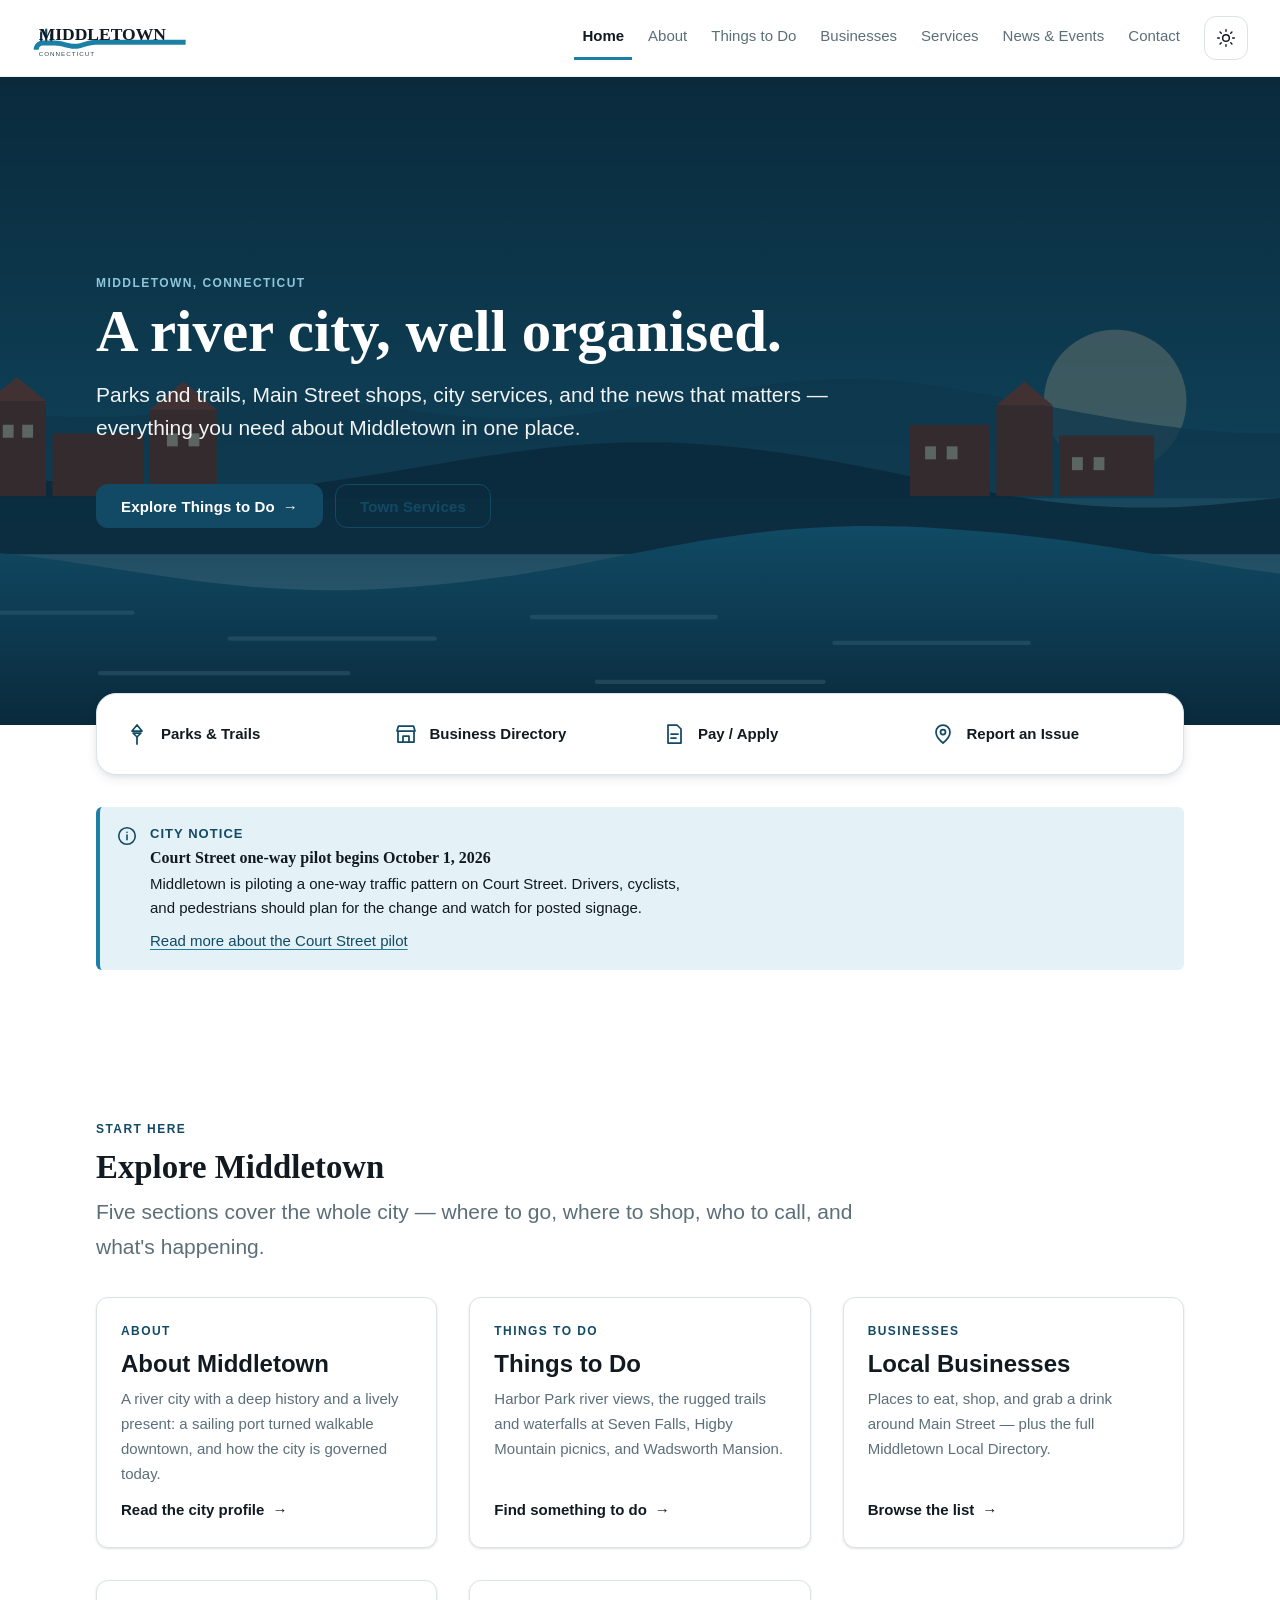
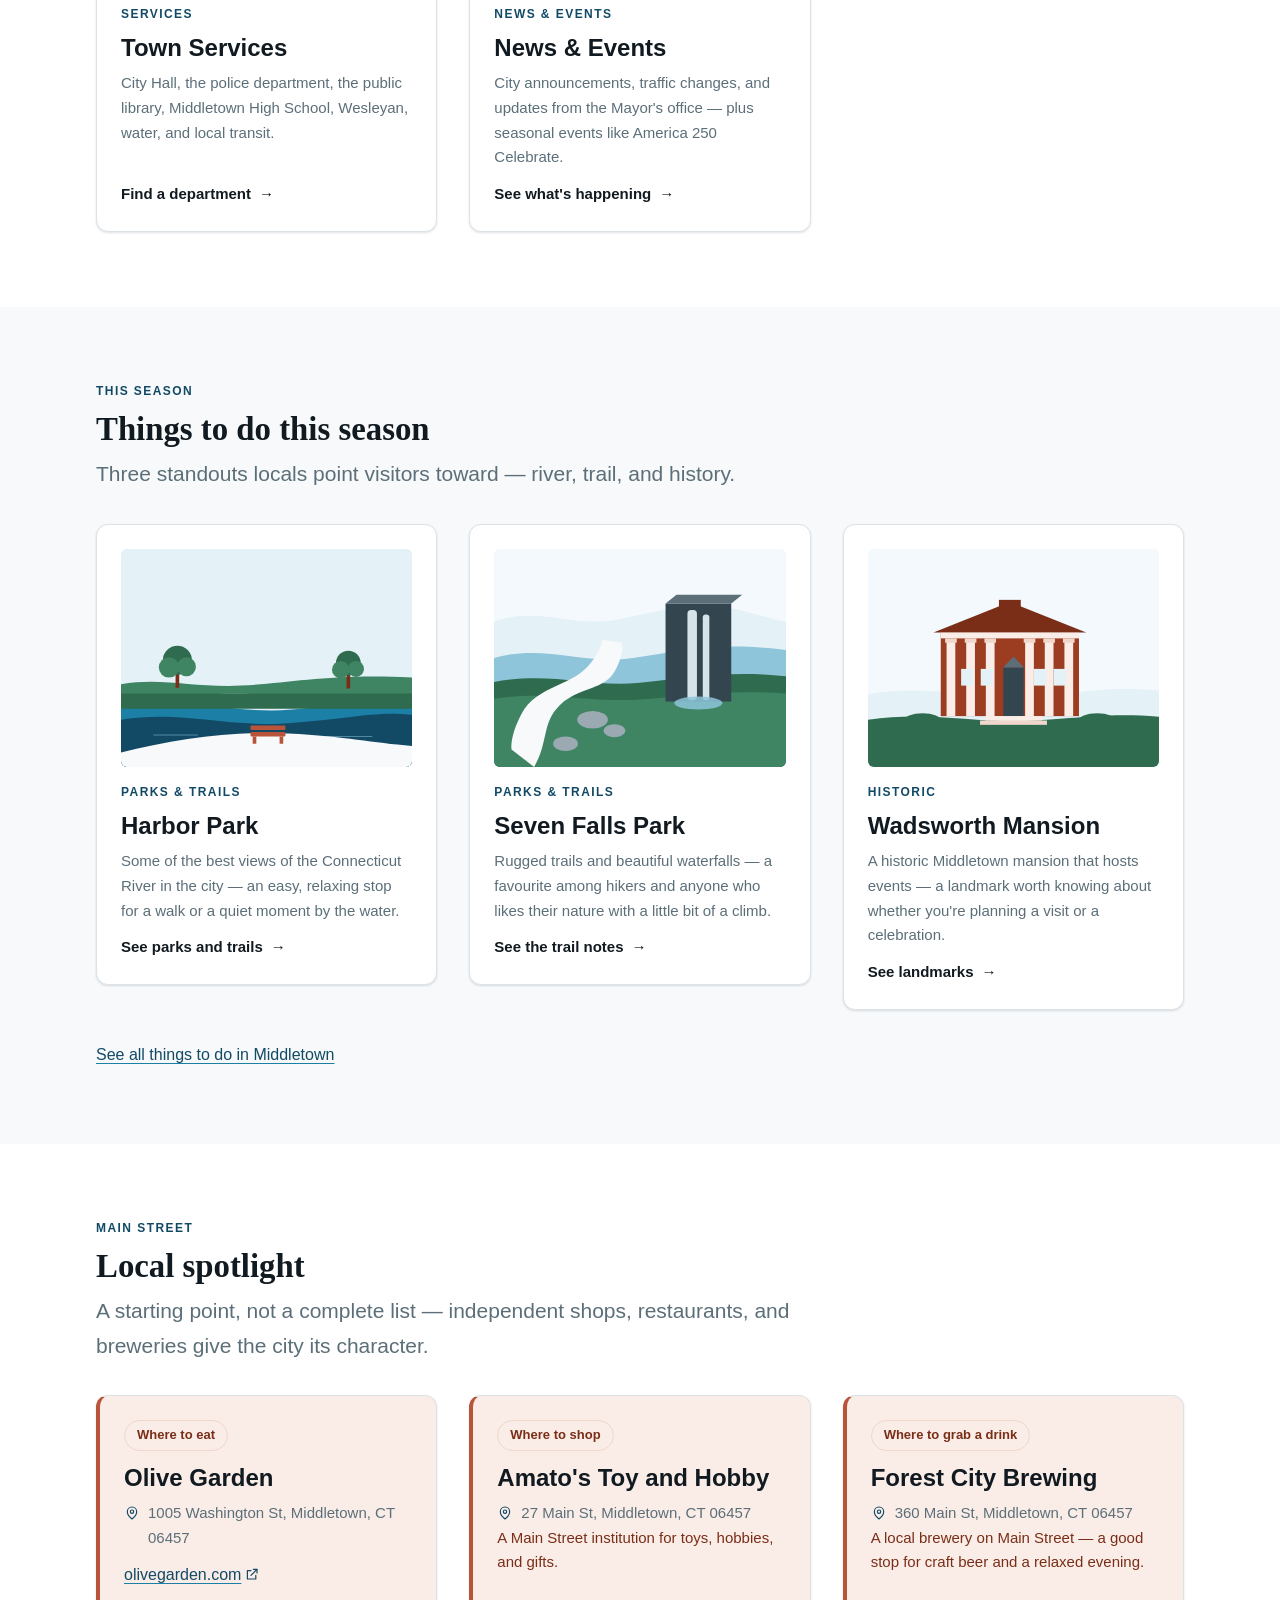
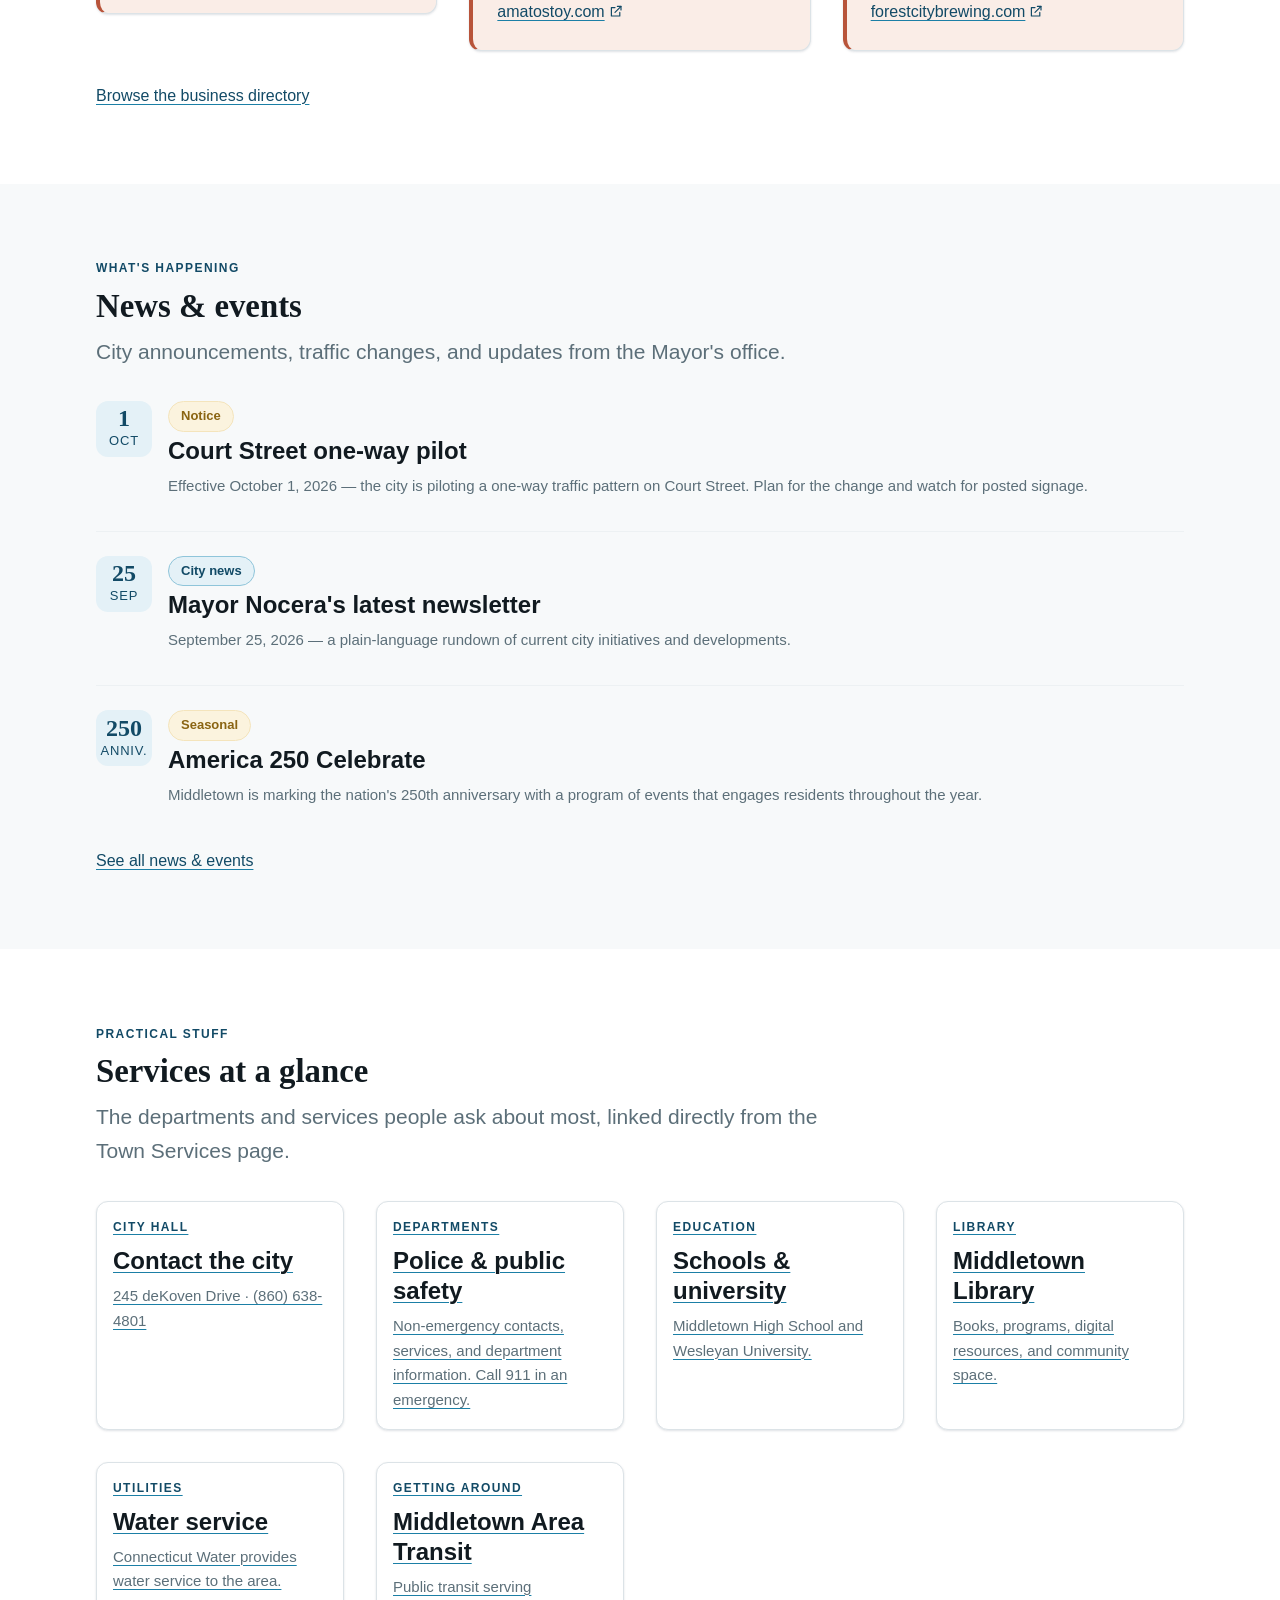
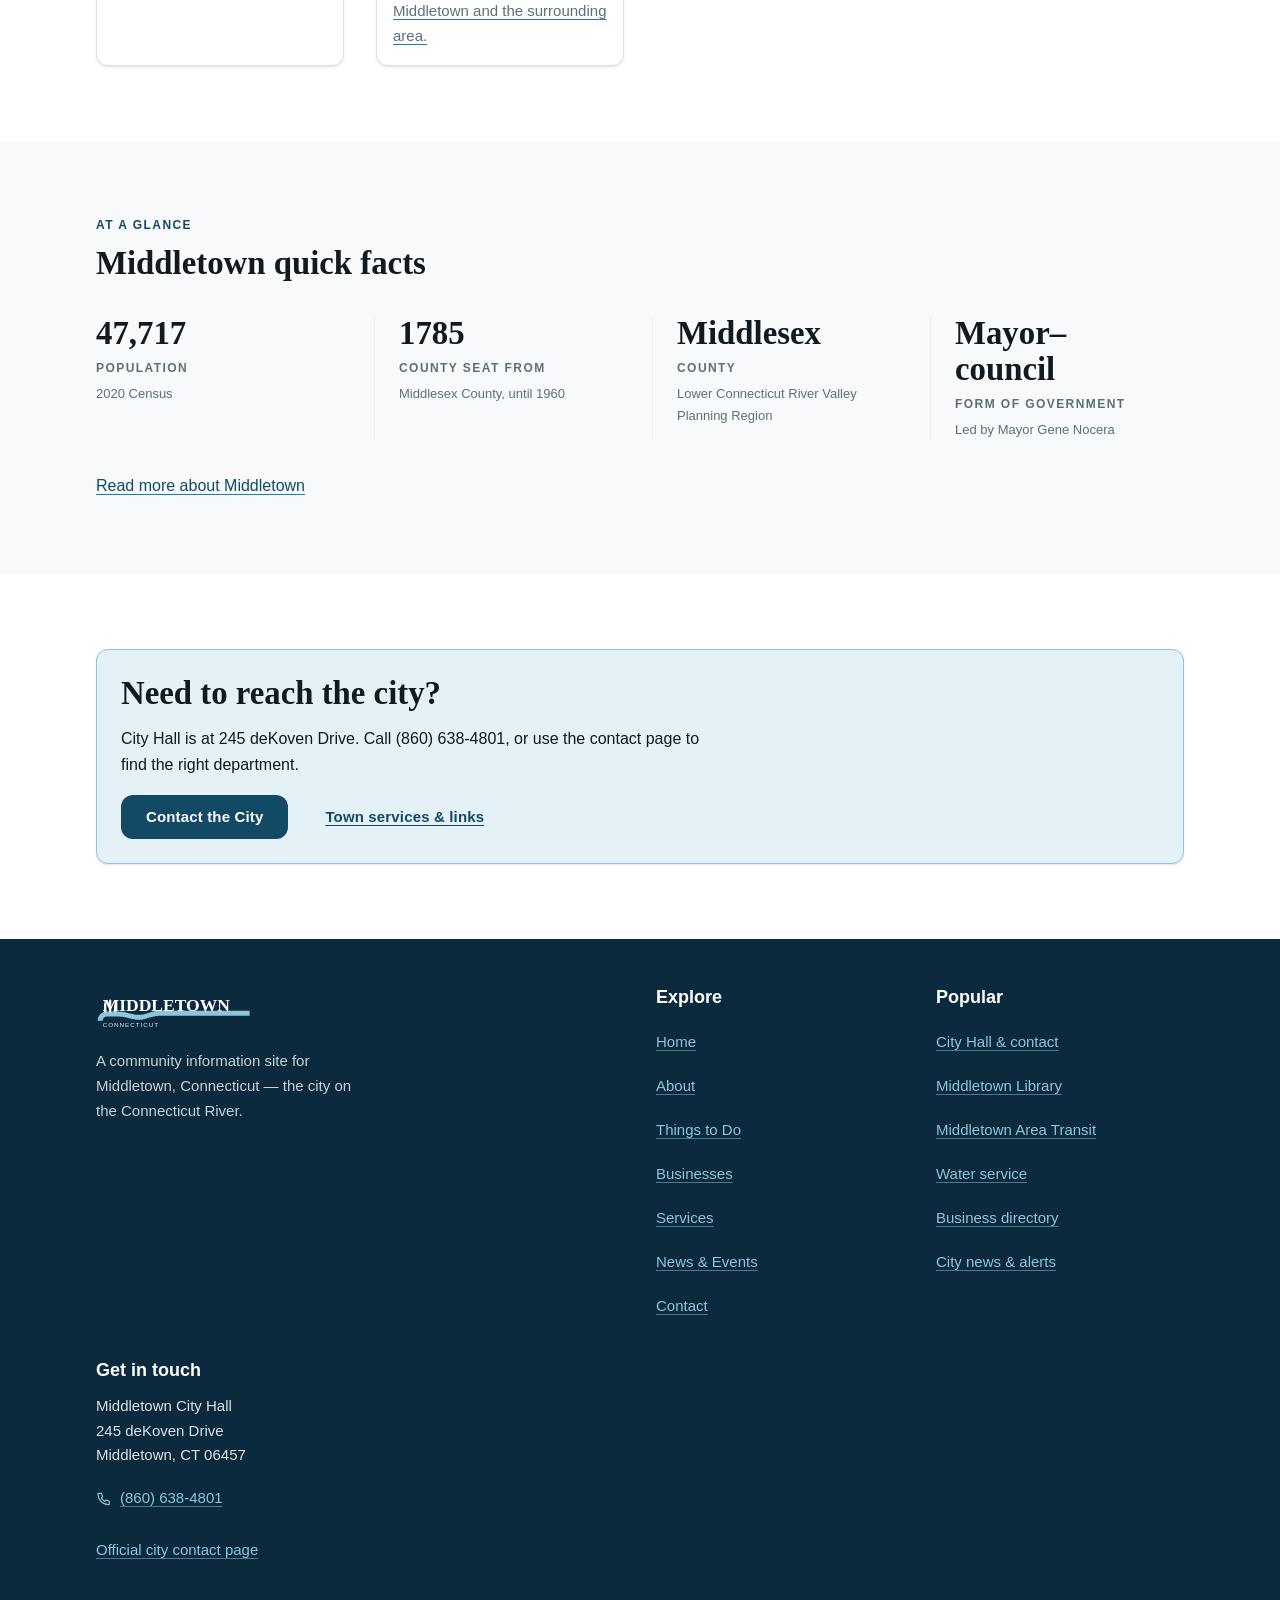
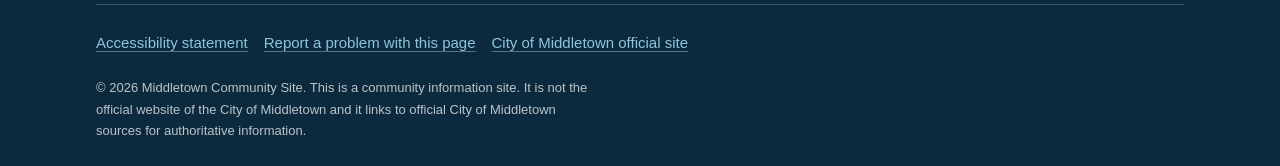
<file: index.html>
<!DOCTYPE html>
<html lang="en">
<head>
<meta charset="utf-8">
<meta name="viewport" content="width=device-width, initial-scale=1">
<title>Middletown, CT — Community Guide</title>
<meta name="description" content="Everything in one place: parks and trails, local businesses, city services, library, transit, and the latest news and events in Middletown, Connecticut.">
<link rel="canonical" href="https://springteasers.github.io/middletown-community/">
<meta name="theme-color" content="#0B2A3D">
<meta property="og:type" content="website">
<meta property="og:site_name" content="Middletown, CT — Community Site">
<meta property="og:title" content="Middletown, CT — Community Guide">
<meta property="og:description" content="Everything in one place: parks and trails, local businesses, city services, library, transit, and the latest news and events in Middletown, Connecticut.">
<meta property="og:url" content="https://springteasers.github.io/middletown-community/">
<meta property="og:image" content="https://springteasers.github.io/middletown-community/images/og-image.svg">
<meta property="og:image:alt" content="Middletown, Connecticut community site">
<meta name="twitter:card" content="summary_large_image">
<link rel="icon" href="images/favicon.svg" type="image/svg+xml">
<link rel="stylesheet" href="css/styles.css">
</head>
<body>
<a class="skip-link" href="#main">Skip to main content</a>

<header class="site-header">
  <div class="site-header__inner">
    <a class="brand" href="index.html" aria-label="Middletown, Connecticut — community site home">
      <img src="images/logo-horizontal.svg" alt="" width="200" height="48">
      <span class="sr-only">Middletown community site</span>
    </a>
    <nav class="primary-nav" aria-label="Primary">
      <a href="index.html" aria-current="page">Home</a>
      <a href="about.html">About</a>
      <a href="things-to-do.html">Things to Do</a>
      <a href="businesses.html">Businesses</a>
      <a href="services.html">Services</a>
      <a href="news-events.html">News &amp; Events</a>
      <a href="contact.html">Contact</a>
    </nav>
    <div class="header-utils">
      <button class="icon-btn theme-toggle" type="button" aria-pressed="false" aria-label="Switch to dark theme" title="Switch to dark theme">
        <svg class="icon-sun" viewBox="0 0 24 24" fill="none" stroke="currentColor" stroke-width="1.75" stroke-linecap="round" aria-hidden="true" focusable="false">
          <circle cx="12" cy="12" r="4"/><path d="M12 2v2M12 20v2M2 12h2M20 12h2M4.9 4.9l1.4 1.4M17.7 17.7l1.4 1.4M19.1 4.9l-1.4 1.4M6.3 17.7l-1.4 1.4"/>
        </svg>
        <svg class="icon-moon" viewBox="0 0 24 24" fill="none" stroke="currentColor" stroke-width="1.75" stroke-linecap="round" stroke-linejoin="round" aria-hidden="true" focusable="false">
          <path d="M21 12.8A9 9 0 1 1 11.2 3a7 7 0 0 0 9.8 9.8z"/>
        </svg>
      </button>
      <button class="icon-btn icon-btn--menu js-menu-open" type="button" aria-expanded="false" aria-controls="nav-sheet" aria-label="Open menu">
        <svg viewBox="0 0 24 24" fill="none" stroke="currentColor" stroke-width="1.75" stroke-linecap="round" aria-hidden="true" focusable="false">
          <path d="M3 6h18M3 12h18M3 18h18"/>
        </svg>
      </button>
    </div>
  </div>
</header>

<div class="nav-sheet" id="nav-sheet" data-open="false" role="dialog" aria-modal="true" aria-label="Site menu">
  <div class="nav-sheet__top">
    <span class="brand" aria-hidden="true"><img src="images/logo-horizontal-inverse.svg" alt="" width="200" height="48"></span>
    <button class="icon-btn nav-sheet__close js-menu-close" type="button" aria-label="Close menu">
      <svg viewBox="0 0 24 24" fill="none" stroke="currentColor" stroke-width="1.75" stroke-linecap="round" aria-hidden="true" focusable="false">
        <path d="M6 6l12 12M18 6L6 18"/>
      </svg>
    </button>
  </div>
  <nav aria-label="Site menu">
    <ul>
      <li><a href="index.html" aria-current="page">Home</a></li>
      <li><a href="about.html">About</a></li>
      <li><a href="things-to-do.html">Things to Do</a></li>
      <li><a href="businesses.html">Businesses</a></li>
      <li><a href="services.html">Services</a></li>
      <li><a href="news-events.html">News &amp; Events</a></li>
      <li><a href="contact.html">Contact</a></li>
    </ul>
  </nav>
  <div class="nav-sheet__foot">
    <button class="icon-btn theme-toggle" type="button" aria-pressed="false" aria-label="Switch to dark theme" title="Switch to dark theme" style="width:100%;justify-content:center;display:flex;gap:.5rem">
      <svg class="icon-sun" viewBox="0 0 24 24" fill="none" stroke="currentColor" stroke-width="1.75" stroke-linecap="round" aria-hidden="true" focusable="false"><circle cx="12" cy="12" r="4"/><path d="M12 2v2M12 20v2M2 12h2M20 12h2M4.9 4.9l1.4 1.4M17.7 17.7l1.4 1.4M19.1 4.9l-1.4 1.4M6.3 17.7l-1.4 1.4"/></svg>
      <svg class="icon-moon" viewBox="0 0 24 24" fill="none" stroke="currentColor" stroke-width="1.75" stroke-linecap="round" stroke-linejoin="round" aria-hidden="true" focusable="false"><path d="M21 12.8A9 9 0 1 1 11.2 3a7 7 0 0 0 9.8 9.8z"/></svg>
      <span>Light / dark theme</span>
    </button>
    <a class="btn btn--inverse" href="contact.html">Contact the City</a>
  </div>
</div>

<main id="main">
  <!-- 1. Hero -->
  <section class="hero" aria-labelledby="hero-title">
    <div class="hero__media" role="img" aria-label="Illustration of the Connecticut River bending past Middletown at dusk"></div>
    <div class="hero__scrim"></div>
    <div class="container hero__inner">
      <p class="eyebrow">Middletown, Connecticut</p>
      <h1 id="hero-title">A river city, well organised.</h1>
      <p class="lead">Parks and trails, Main Street shops, city services, and the news that matters — everything you need about Middletown in one place.</p>
      <div class="btn-row hero__actions">
        <a class="btn btn--primary" href="things-to-do.html">Explore Things to Do <span class="arrow" aria-hidden="true">&rarr;</span></a>
        <a class="btn btn--secondary" href="services.html">Town Services</a>
      </div>
    </div>
  </section>

  <!-- 2. Quick-links strip -->
  <div class="quick-strip">
    <div class="container">
      <nav class="quick-strip__grid" aria-label="Most requested">
        <a class="quick-strip__item" href="things-to-do.html#parks">
          <svg viewBox="0 0 24 24" fill="none" stroke="currentColor" stroke-width="1.75" stroke-linecap="round" stroke-linejoin="round" aria-hidden="true" focusable="false"><path d="M12 22v-7"/><path d="M12 15l-4-4h8z"/><path d="M12 3l5 6H7z"/></svg>
          Parks &amp; Trails
        </a>
        <a class="quick-strip__item" href="businesses.html">
          <svg viewBox="0 0 24 24" fill="none" stroke="currentColor" stroke-width="1.75" stroke-linecap="round" stroke-linejoin="round" aria-hidden="true" focusable="false"><path d="M3 9l1.5-5h15L21 9"/><path d="M4 9h16v11H4z"/><path d="M9 20v-6h6v6"/></svg>
          Business Directory
        </a>
        <a class="quick-strip__item" href="services.html#most-requested">
          <svg viewBox="0 0 24 24" fill="none" stroke="currentColor" stroke-width="1.75" stroke-linecap="round" stroke-linejoin="round" aria-hidden="true" focusable="false"><path d="M6 3h9l4 4v14H6z"/><path d="M9 12h7M9 16h5"/></svg>
          Pay / Apply
        </a>
        <a class="quick-strip__item" href="contact.html">
          <svg viewBox="0 0 24 24" fill="none" stroke="currentColor" stroke-width="1.75" stroke-linecap="round" stroke-linejoin="round" aria-hidden="true" focusable="false"><path d="M12 21s7-5.6 7-11a7 7 0 1 0-14 0c0 5.4 7 11 7 11z"/><circle cx="12" cy="10" r="2.5"/></svg>
          Report an Issue
        </a>
      </nav>
    </div>
  </div>

  <!-- 3. Latest notice (live city announcement) -->
  <section class="section section--flush-top" aria-labelledby="home-notice-title">
    <div class="container" style="padding-top:var(--space-6)">
      <div class="notice notice--info">
        <svg viewBox="0 0 24 24" fill="none" stroke="currentColor" stroke-width="1.75" stroke-linecap="round" stroke-linejoin="round" aria-hidden="true" focusable="false"><circle cx="12" cy="12" r="9"/><path d="M12 11v5"/><path d="M12 8h.01"/></svg>
        <div>
          <span class="notice__label">City notice</span>
          <h2 class="notice__title" id="home-notice-title">Court Street one-way pilot begins October&nbsp;1,&nbsp;2026</h2>
          <p>Middletown is piloting a one-way traffic pattern on Court Street. Drivers, cyclists, and pedestrians should plan for the change and watch for posted signage.</p>
          <p><a href="news-events.html#court-street">Read more about the Court Street pilot</a></p>
        </div>
      </div>
    </div>
  </section>

  <!-- 4. Explore Middletown -->
  <section class="section" aria-labelledby="explore-title">
    <div class="container">
      <div class="section__head">
        <p class="eyebrow">Start here</p>
        <h2 id="explore-title">Explore Middletown</h2>
        <p class="section-deck">Five sections cover the whole city — where to go, where to shop, who to call, and what's happening.</p>
      </div>
      <div class="grid grid--cards">
        <article class="card">
          <p class="card__eyebrow">About</p>
          <h3 class="card__title"><a href="about.html">About Middletown</a></h3>
          <p class="card__text">A river city with a deep history and a lively present: a sailing port turned walkable downtown, and how the city is governed today.</p>
          <span class="card__link">Read the city profile <span class="arrow" aria-hidden="true">&rarr;</span></span>
        </article>
        <article class="card">
          <p class="card__eyebrow">Things to do</p>
          <h3 class="card__title"><a href="things-to-do.html">Things to Do</a></h3>
          <p class="card__text">Harbor Park river views, the rugged trails and waterfalls at Seven Falls, Higby Mountain picnics, and Wadsworth Mansion.</p>
          <span class="card__link">Find something to do <span class="arrow" aria-hidden="true">&rarr;</span></span>
        </article>
        <article class="card">
          <p class="card__eyebrow">Businesses</p>
          <h3 class="card__title"><a href="businesses.html">Local Businesses</a></h3>
          <p class="card__text">Places to eat, shop, and grab a drink around Main Street — plus the full Middletown Local Directory.</p>
          <span class="card__link">Browse the list <span class="arrow" aria-hidden="true">&rarr;</span></span>
        </article>
        <article class="card">
          <p class="card__eyebrow">Services</p>
          <h3 class="card__title"><a href="services.html">Town Services</a></h3>
          <p class="card__text">City Hall, the police department, the public library, Middletown High School, Wesleyan, water, and local transit.</p>
          <span class="card__link">Find a department <span class="arrow" aria-hidden="true">&rarr;</span></span>
        </article>
        <article class="card">
          <p class="card__eyebrow">News &amp; events</p>
          <h3 class="card__title"><a href="news-events.html">News &amp; Events</a></h3>
          <p class="card__text">City announcements, traffic changes, and updates from the Mayor's office — plus seasonal events like America 250 Celebrate.</p>
          <span class="card__link">See what's happening <span class="arrow" aria-hidden="true">&rarr;</span></span>
        </article>
      </div>
    </div>
  </section>

  <!-- 5. Things to do this season -->
  <section class="section section--subtle" aria-labelledby="season-title">
    <div class="container">
      <div class="section__head">
        <p class="eyebrow">This season</p>
        <h2 id="season-title">Things to do this season</h2>
        <p class="section-deck">Three standouts locals point visitors toward — river, trail, and history.</p>
      </div>
      <div class="grid grid--3">
        <article class="card">
          <div class="card__media">
            <img src="images/card-riverfront.svg" alt="Illustration of a riverside park path with benches and trees" width="800" height="600" loading="lazy">
          </div>
          <p class="card__eyebrow">Parks &amp; trails</p>
          <h3 class="card__title"><a href="things-to-do.html#harbor-park">Harbor Park</a></h3>
          <p class="card__text">Some of the best views of the Connecticut River in the city — an easy, relaxing stop for a walk or a quiet moment by the water.</p>
          <span class="card__link">See parks and trails <span class="arrow" aria-hidden="true">&rarr;</span></span>
        </article>
        <article class="card">
          <div class="card__media">
            <img src="images/card-falls.svg" alt="Illustration of a rocky trail leading up to a small waterfall" width="800" height="600" loading="lazy">
          </div>
          <p class="card__eyebrow">Parks &amp; trails</p>
          <h3 class="card__title"><a href="things-to-do.html#seven-falls">Seven Falls Park</a></h3>
          <p class="card__text">Rugged trails and beautiful waterfalls — a favourite among hikers and anyone who likes their nature with a little bit of a climb.</p>
          <span class="card__link">See the trail notes <span class="arrow" aria-hidden="true">&rarr;</span></span>
        </article>
        <article class="card">
          <div class="card__media">
            <img src="images/card-landmark.svg" alt="Illustration of a historic brick mansion with columns and a formal lawn" width="800" height="600" loading="lazy">
          </div>
          <p class="card__eyebrow">Historic</p>
          <h3 class="card__title"><a href="things-to-do.html#wadsworth-mansion">Wadsworth Mansion</a></h3>
          <p class="card__text">A historic Middletown mansion that hosts events — a landmark worth knowing about whether you're planning a visit or a celebration.</p>
          <span class="card__link">See landmarks <span class="arrow" aria-hidden="true">&rarr;</span></span>
        </article>
      </div>
      <p style="margin-top:var(--space-6)"><a href="things-to-do.html">See all things to do in Middletown</a></p>
    </div>
  </section>

  <!-- 6. Local spotlight -->
  <section class="section" aria-labelledby="spotlight-title">
    <div class="container">
      <div class="section__head">
        <p class="eyebrow">Main Street</p>
        <h2 id="spotlight-title">Local spotlight</h2>
        <p class="section-deck">A starting point, not a complete list — independent shops, restaurants, and breweries give the city its character.</p>
      </div>
      <div class="grid grid--3">
        <article class="card card--featured">
          <div class="badge-row"><span class="pill pill--featured">Where to eat</span></div>
          <h3 class="card__title">Olive Garden</h3>
          <ul class="meta-list">
            <li><svg viewBox="0 0 24 24" fill="none" stroke="currentColor" stroke-width="1.75" stroke-linecap="round" stroke-linejoin="round" aria-hidden="true" focusable="false"><path d="M12 21s7-5.6 7-11a7 7 0 1 0-14 0c0 5.4 7 11 7 11z"/><circle cx="12" cy="10" r="2.5"/></svg><span>1005 Washington St, Middletown, CT 06457</span></li>
          </ul>
          <p class="card__foot"><a href="https://www.olivegarden.com" target="_blank" rel="noopener noreferrer">olivegarden.com<svg class="ext-icon" viewBox="0 0 24 24" fill="none" stroke="currentColor" stroke-width="2" stroke-linecap="round" stroke-linejoin="round" aria-hidden="true" focusable="false"><path d="M14 4h6v6"/><path d="M20 4L10 14"/><path d="M18 14v6H4V6h6"/></svg><span class="sr-only"> (opens in a new tab)</span></a></p>
        </article>
        <article class="card card--featured">
          <div class="badge-row"><span class="pill pill--featured">Where to shop</span></div>
          <h3 class="card__title">Amato's Toy and Hobby</h3>
          <ul class="meta-list">
            <li><svg viewBox="0 0 24 24" fill="none" stroke="currentColor" stroke-width="1.75" stroke-linecap="round" stroke-linejoin="round" aria-hidden="true" focusable="false"><path d="M12 21s7-5.6 7-11a7 7 0 1 0-14 0c0 5.4 7 11 7 11z"/><circle cx="12" cy="10" r="2.5"/></svg><span>27 Main St, Middletown, CT 06457</span></li>
          </ul>
          <p class="card__text">A Main Street institution for toys, hobbies, and gifts.</p>
          <p class="card__foot"><a href="https://www.amatostoy.com" target="_blank" rel="noopener noreferrer">amatostoy.com<svg class="ext-icon" viewBox="0 0 24 24" fill="none" stroke="currentColor" stroke-width="2" stroke-linecap="round" stroke-linejoin="round" aria-hidden="true" focusable="false"><path d="M14 4h6v6"/><path d="M20 4L10 14"/><path d="M18 14v6H4V6h6"/></svg><span class="sr-only"> (opens in a new tab)</span></a></p>
        </article>
        <article class="card card--featured">
          <div class="badge-row"><span class="pill pill--featured">Where to grab a drink</span></div>
          <h3 class="card__title">Forest City Brewing</h3>
          <ul class="meta-list">
            <li><svg viewBox="0 0 24 24" fill="none" stroke="currentColor" stroke-width="1.75" stroke-linecap="round" stroke-linejoin="round" aria-hidden="true" focusable="false"><path d="M12 21s7-5.6 7-11a7 7 0 1 0-14 0c0 5.4 7 11 7 11z"/><circle cx="12" cy="10" r="2.5"/></svg><span>360 Main St, Middletown, CT 06457</span></li>
          </ul>
          <p class="card__text">A local brewery on Main Street — a good stop for craft beer and a relaxed evening.</p>
          <p class="card__foot"><a href="https://forestcitybrewing.com" target="_blank" rel="noopener noreferrer">forestcitybrewing.com<svg class="ext-icon" viewBox="0 0 24 24" fill="none" stroke="currentColor" stroke-width="2" stroke-linecap="round" stroke-linejoin="round" aria-hidden="true" focusable="false"><path d="M14 4h6v6"/><path d="M20 4L10 14"/><path d="M18 14v6H4V6h6"/></svg><span class="sr-only"> (opens in a new tab)</span></a></p>
        </article>
      </div>
      <p style="margin-top:var(--space-6)"><a href="businesses.html">Browse the business directory</a></p>
    </div>
  </section>

  <!-- 7. News & events -->
  <section class="section section--subtle" aria-labelledby="news-title">
    <div class="container">
      <div class="section__head">
        <p class="eyebrow">What's happening</p>
        <h2 id="news-title">News &amp; events</h2>
        <p class="section-deck">City announcements, traffic changes, and updates from the Mayor's office.</p>
      </div>
      <ul class="post-list">
        <li class="post">
          <span class="post__date" aria-hidden="true"><span class="d">1</span><span class="m">Oct</span></span>
          <div class="post__body">
            <span class="pill pill--notice">Notice</span>
            <h3><a href="news-events.html#court-street">Court Street one-way pilot</a></h3>
            <p><time datetime="2026-10-01">Effective October 1, 2026</time> — the city is piloting a one-way traffic pattern on Court Street. Plan for the change and watch for posted signage.</p>
          </div>
        </li>
        <li class="post">
          <span class="post__date" aria-hidden="true"><span class="d">25</span><span class="m">Sep</span></span>
          <div class="post__body">
            <span class="pill pill--info">City news</span>
            <h3><a href="news-events.html#mayor-newsletter">Mayor Nocera's latest newsletter</a></h3>
            <p><time datetime="2026-09-25">September 25, 2026</time> — a plain-language rundown of current city initiatives and developments.</p>
          </div>
        </li>
        <li class="post">
          <span class="post__date" aria-hidden="true"><span class="d">250</span><span class="m">Anniv.</span></span>
          <div class="post__body">
            <span class="pill pill--notice">Seasonal</span>
            <h3><a href="things-to-do.html#america-250">America 250 Celebrate</a></h3>
            <p>Middletown is marking the nation's 250th anniversary with a program of events that engages residents throughout the year.</p>
          </div>
        </li>
      </ul>
      <p style="margin-top:var(--space-6)"><a href="news-events.html">See all news &amp; events</a></p>
    </div>
  </section>

  <!-- 8. Services at a glance -->
  <section class="section" aria-labelledby="services-title">
    <div class="container">
      <div class="section__head">
        <p class="eyebrow">Practical stuff</p>
        <h2 id="services-title">Services at a glance</h2>
        <p class="section-deck">The departments and services people ask about most, linked directly from the Town Services page.</p>
      </div>
      <nav class="grid grid--tiles" aria-label="Services at a glance">
        <a class="card card--compact" href="services.html#city-hall">
          <p class="card__eyebrow">City Hall</p>
          <h3 class="card__title">Contact the city</h3>
          <p class="card__text">245 deKoven Drive · (860) 638-4801</p>
        </a>
        <a class="card card--compact" href="services.html#departments">
          <p class="card__eyebrow">Departments</p>
          <h3 class="card__title">Police &amp; public safety</h3>
          <p class="card__text">Non-emergency contacts, services, and department information. Call 911 in an emergency.</p>
        </a>
        <a class="card card--compact" href="services.html#schools">
          <p class="card__eyebrow">Education</p>
          <h3 class="card__title">Schools &amp; university</h3>
          <p class="card__text">Middletown High School and Wesleyan University.</p>
        </a>
        <a class="card card--compact" href="services.html#library">
          <p class="card__eyebrow">Library</p>
          <h3 class="card__title">Middletown Library</h3>
          <p class="card__text">Books, programs, digital resources, and community space.</p>
        </a>
        <a class="card card--compact" href="services.html#utilities">
          <p class="card__eyebrow">Utilities</p>
          <h3 class="card__title">Water service</h3>
          <p class="card__text">Connecticut Water provides water service to the area.</p>
        </a>
        <a class="card card--compact" href="services.html#transit">
          <p class="card__eyebrow">Getting around</p>
          <h3 class="card__title">Middletown Area Transit</h3>
          <p class="card__text">Public transit serving Middletown and the surrounding area.</p>
        </a>
      </nav>
    </div>
  </section>

  <!-- 9. Quick facts -->
  <section class="section section--subtle" aria-labelledby="facts-title">
    <div class="container">
      <div class="section__head">
        <p class="eyebrow">At a glance</p>
        <h2 id="facts-title">Middletown quick facts</h2>
      </div>
      <div class="stats">
        <div class="stat">
          <span class="stat__value">47,717</span>
          <span class="stat__label">Population</span>
          <span class="stat__source">2020 Census</span>
        </div>
        <div class="stat">
          <span class="stat__value">1785</span>
          <span class="stat__label">County seat from</span>
          <span class="stat__source">Middlesex County, until 1960</span>
        </div>
        <div class="stat">
          <span class="stat__value">Middlesex</span>
          <span class="stat__label">County</span>
          <span class="stat__source">Lower Connecticut River Valley Planning Region</span>
        </div>
        <div class="stat">
          <span class="stat__value">Mayor–council</span>
          <span class="stat__label">Form of government</span>
          <span class="stat__source">Led by Mayor Gene Nocera</span>
        </div>
      </div>
      <p style="margin-top:var(--space-6)"><a href="about.html">Read more about Middletown</a></p>
    </div>
  </section>

  <!-- 10. Contact CTA band -->
  <section class="section" aria-labelledby="cta-title">
    <div class="container">
      <div class="card card--accent">
        <h2 id="cta-title">Need to reach the city?</h2>
        <p style="max-width:var(--container-text)">City Hall is at 245 deKoven Drive. Call (860) 638-4801, or use the contact page to find the right department.</p>
        <div class="btn-row">
          <a class="btn btn--primary" href="contact.html">Contact the City</a>
          <a class="btn btn--ghost" href="services.html">Town services &amp; links</a>
        </div>
      </div>
    </div>
  </section>
</main>

<footer class="site-footer">
  <div class="container">
    <div class="foot-grid">
      <div>
        <span class="brand" aria-hidden="true"><img src="images/logo-horizontal-inverse.svg" alt="" width="200" height="48"></span>
        <p class="foot-desc" style="margin-top:var(--space-3)">A community information site for Middletown, Connecticut — the city on the Connecticut River.</p>
      </div>
      <nav aria-label="Footer">
        <h2>Explore</h2>
        <ul>
          <li><a href="index.html">Home</a></li>
          <li><a href="about.html">About</a></li>
          <li><a href="things-to-do.html">Things to Do</a></li>
          <li><a href="businesses.html">Businesses</a></li>
          <li><a href="services.html">Services</a></li>
          <li><a href="news-events.html">News &amp; Events</a></li>
          <li><a href="contact.html">Contact</a></li>
        </ul>
      </nav>
      <div>
        <h2>Popular</h2>
        <ul>
          <li><a href="services.html#city-hall">City Hall &amp; contact</a></li>
          <li><a href="services.html#library">Middletown Library</a></li>
          <li><a href="services.html#transit">Middletown Area Transit</a></li>
          <li><a href="services.html#utilities">Water service</a></li>
          <li><a href="businesses.html">Business directory</a></li>
          <li><a href="news-events.html">City news &amp; alerts</a></li>
        </ul>
      </div>
      <div>
        <h2>Get in touch</h2>
        <div class="foot-contact">
          <address>Middletown City Hall<br>245 deKoven Drive<br>Middletown, CT 06457</address>
          <a href="tel:+18606384801"><svg viewBox="0 0 24 24" fill="none" stroke="currentColor" stroke-width="1.75" stroke-linecap="round" aria-hidden="true" focusable="false"><path d="M4 5h4l2 5-2 2a12 12 0 0 0 5 5l2-2 5 2v4a1 1 0 0 1-1 1A16 16 0 0 1 3 6a1 1 0 0 1 1-1z"/></svg>(860) 638-4801</a>
          <a href="https://www.middletownct.gov/991/Contact-Us" target="_blank" rel="noopener noreferrer">Official city contact page<span class="sr-only"> (opens in a new tab)</span></a>
        </div>
      </div>
    </div>
    <div class="foot-legal">
      <ul>
        <li><a href="accessibility.html">Accessibility statement</a></li>
        <li><a href="contact.html">Report a problem with this page</a></li>
        <li><a href="https://www.middletownct.gov/" target="_blank" rel="noopener noreferrer">City of Middletown official site<span class="sr-only"> (opens in a new tab)</span></a></li>
      </ul>
      <p>&copy; 2026 Middletown Community Site. This is a community information site. It is not the official website of the City of Middletown and it links to official City of Middletown sources for authoritative information.</p>
    </div>
  </div>
</footer>

<button class="to-top" type="button" aria-label="Back to top">
  <svg viewBox="0 0 24 24" fill="none" stroke="currentColor" stroke-width="2" stroke-linecap="round" stroke-linejoin="round" aria-hidden="true" focusable="false"><path d="M12 19V5"/><path d="M6 11l6-6 6 6"/></svg>
</button>

<script src="js/main.js"></script>
</body>
</html>
</file>
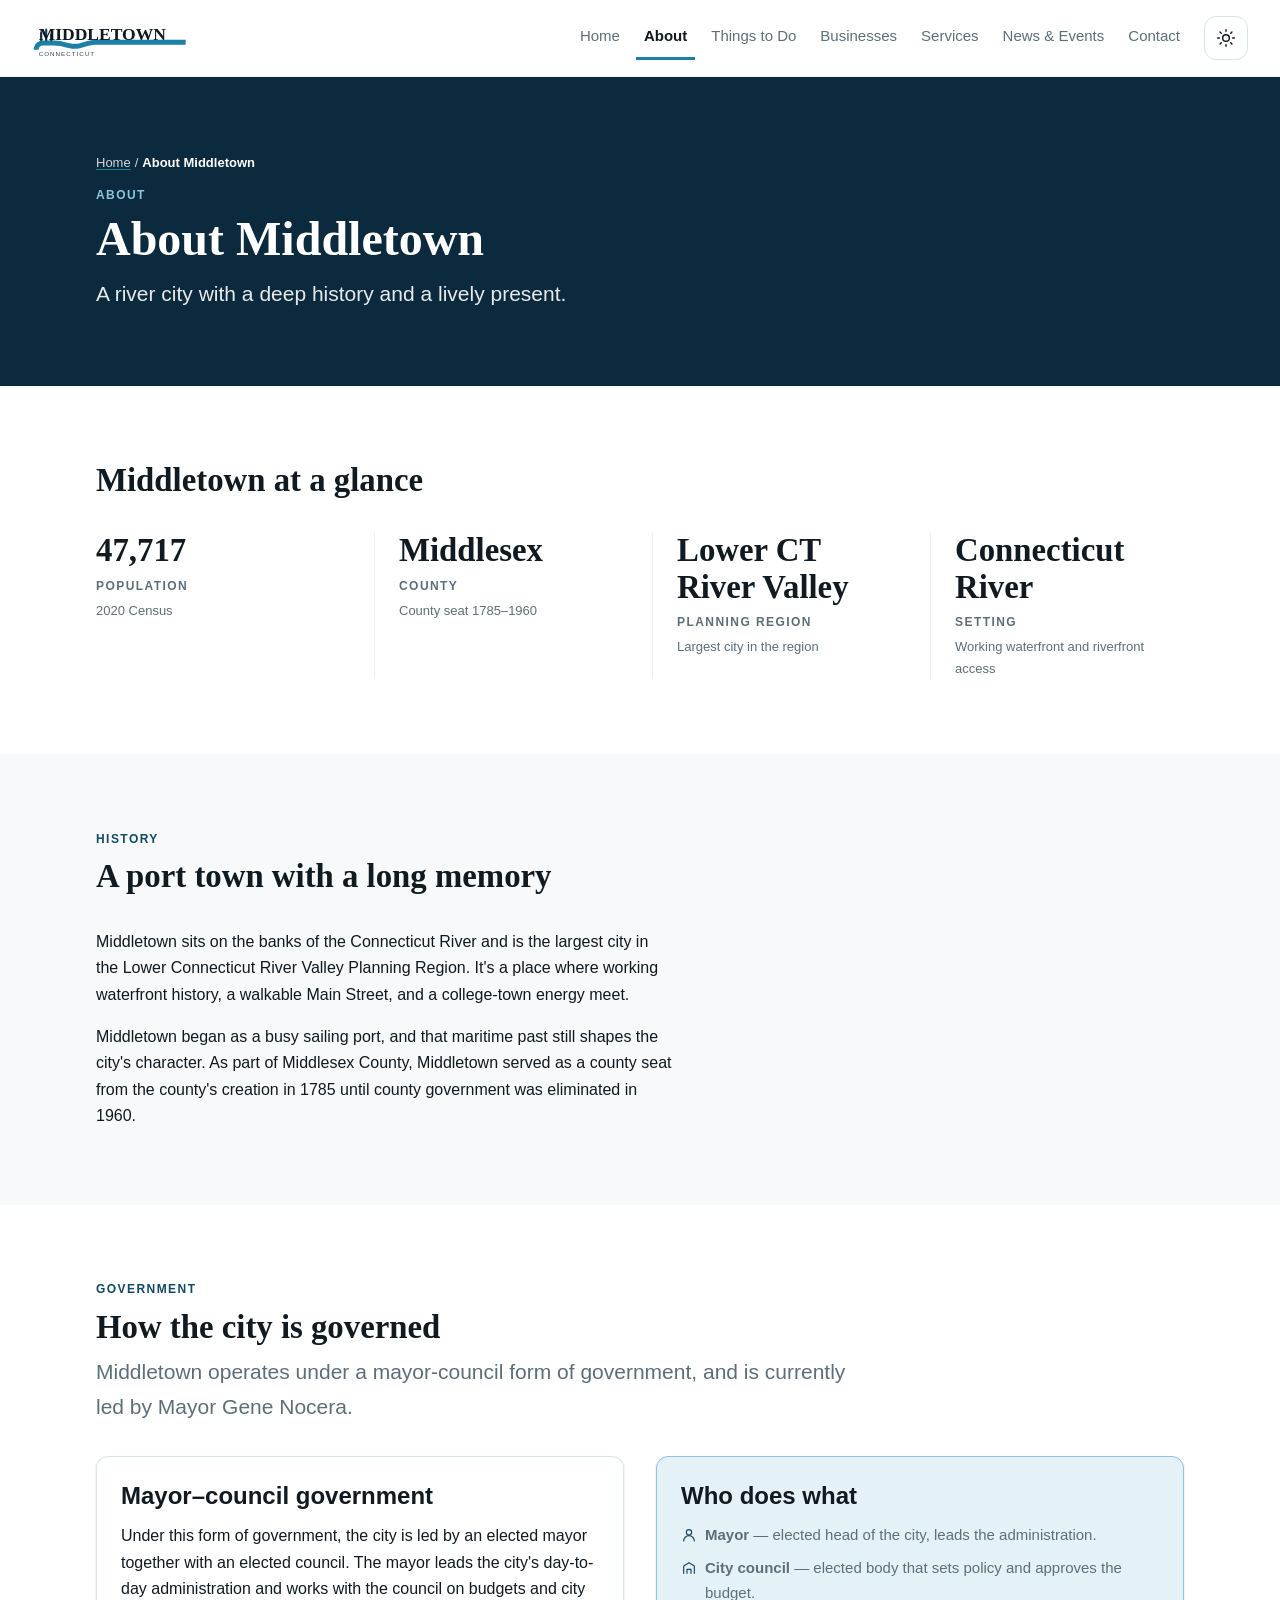
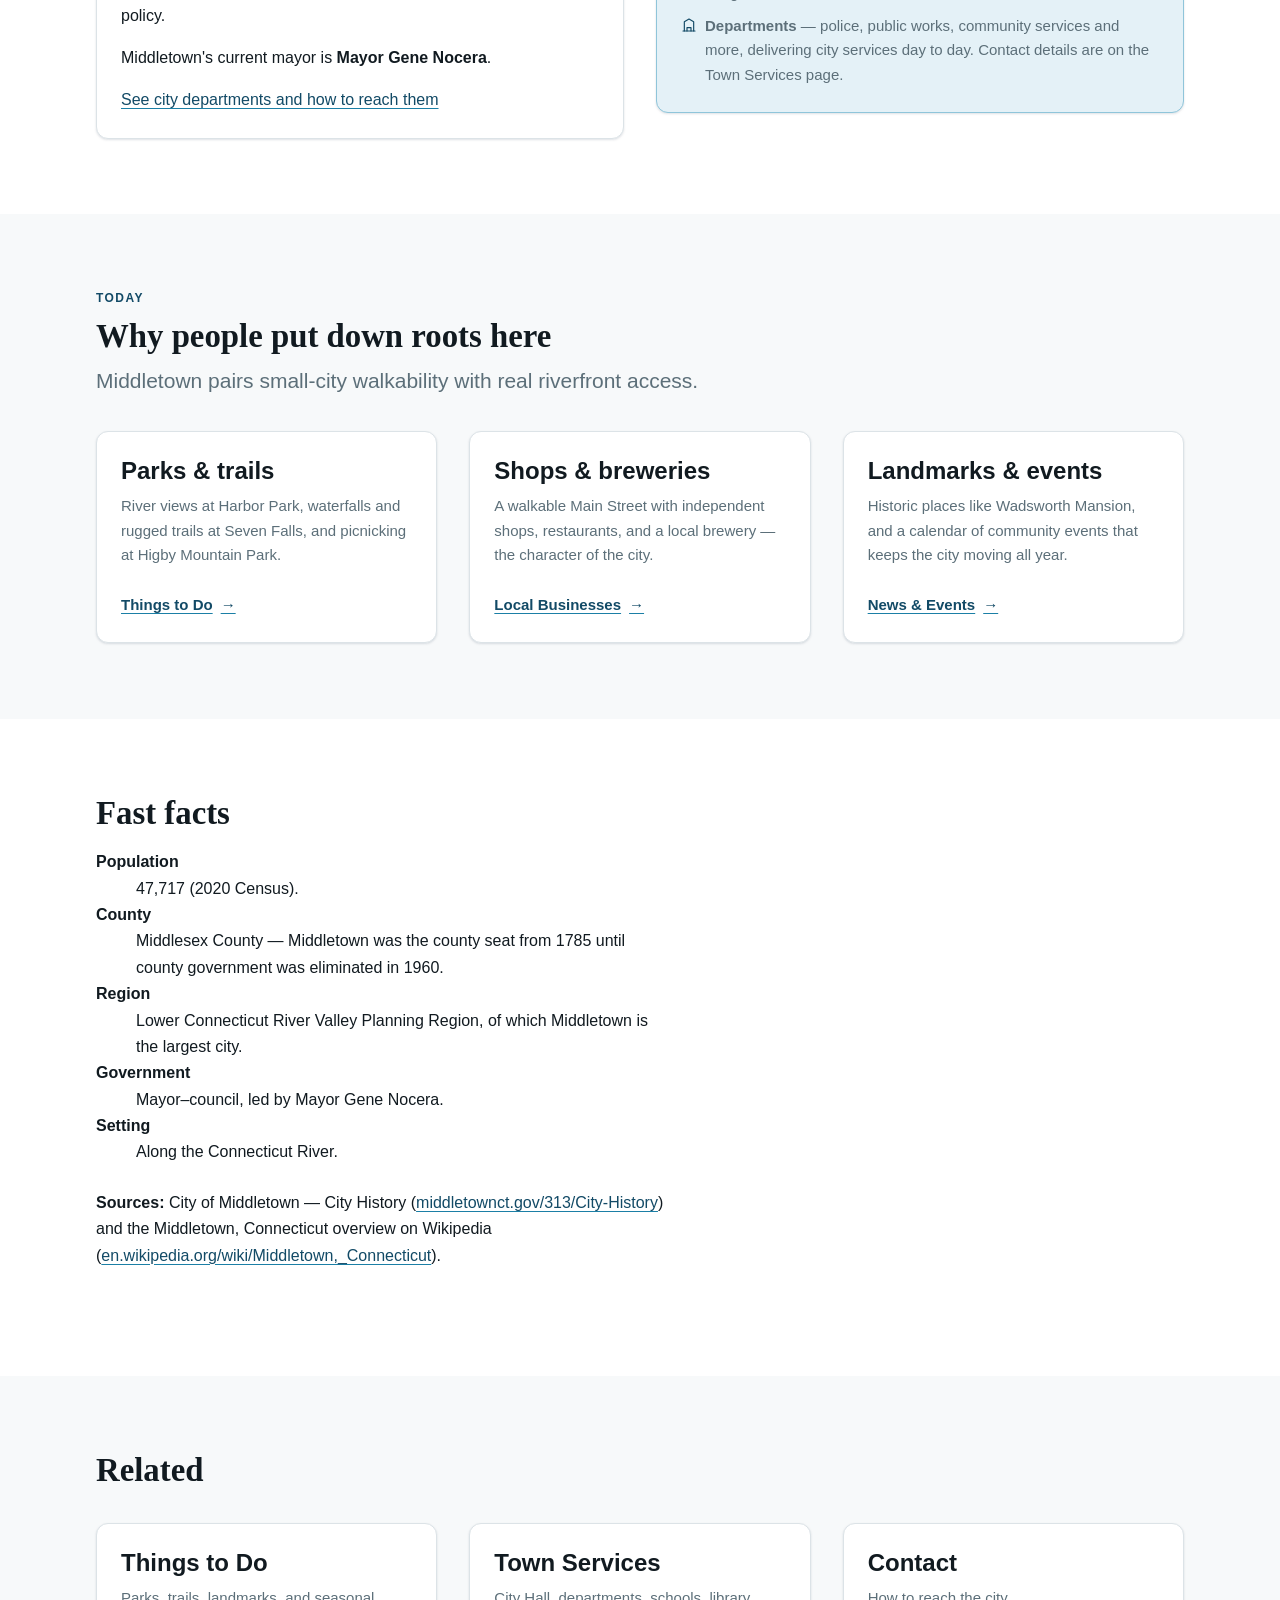
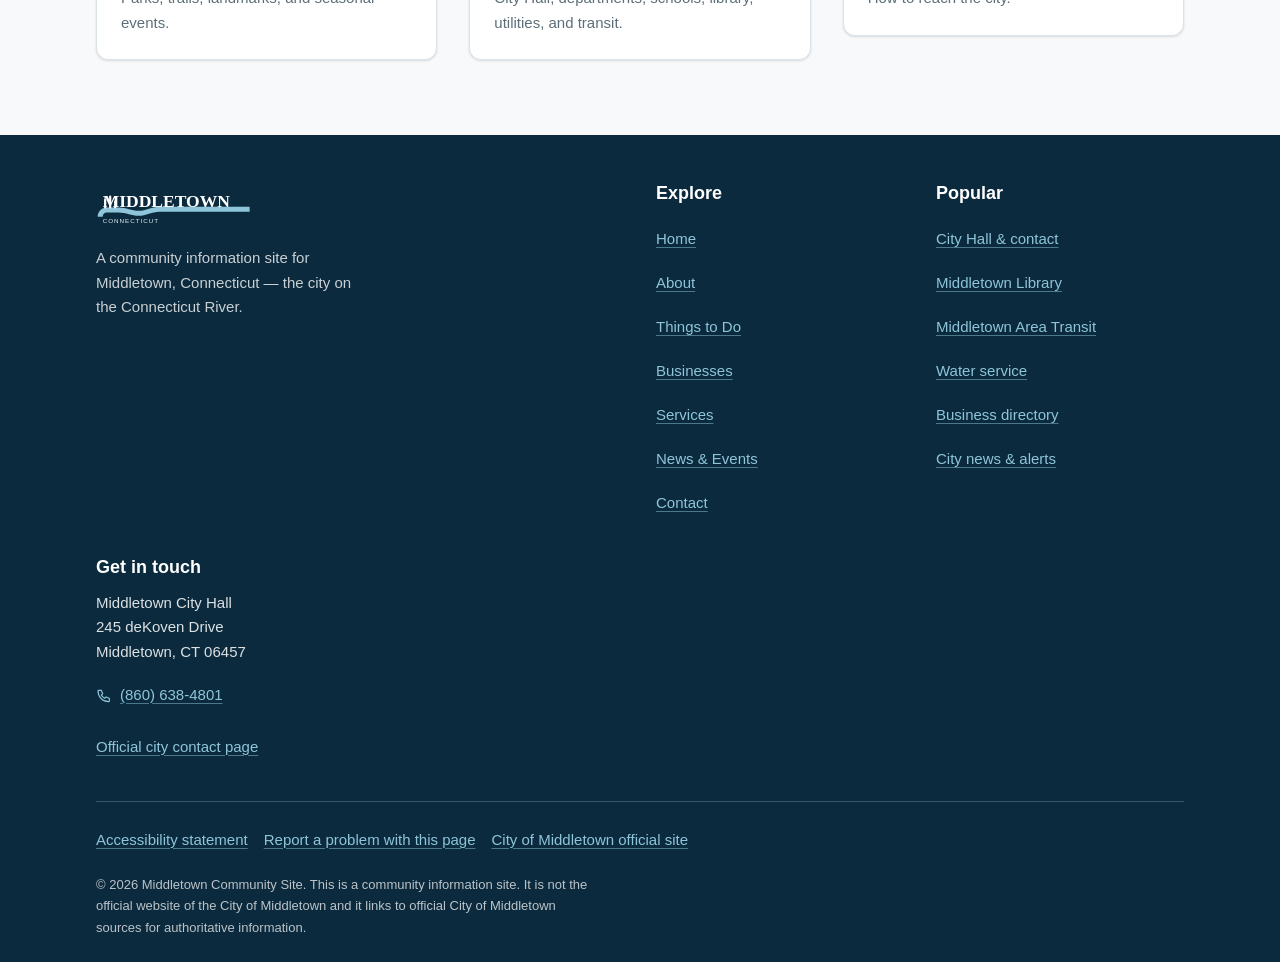
<file: about.html>
<!DOCTYPE html>
<html lang="en">
<head>
<meta charset="utf-8">
<meta name="viewport" content="width=device-width, initial-scale=1">
<title>About Middletown, CT — History &amp; Government</title>
<meta name="description" content="River city history, how Middletown is governed under Mayor Gene Nocera, and key facts about Middlesex County's largest city.">
<link rel="canonical" href="https://springteasers.github.io/middletown-community/about.html">
<meta name="theme-color" content="#0B2A3D">
<meta property="og:type" content="website">
<meta property="og:site_name" content="Middletown, CT — Community Site">
<meta property="og:title" content="About Middletown, CT — History &amp; Government">
<meta property="og:description" content="River city history, how Middletown is governed under Mayor Gene Nocera, and key facts about Middlesex County's largest city.">
<meta property="og:url" content="https://springteasers.github.io/middletown-community/about.html">
<meta property="og:image" content="https://springteasers.github.io/middletown-community/images/og-image.svg">
<meta property="og:image:alt" content="Middletown, Connecticut community site">
<meta name="twitter:card" content="summary_large_image">
<link rel="icon" href="images/favicon.svg" type="image/svg+xml">
<link rel="stylesheet" href="css/styles.css">
<script type="application/ld+json">
{
  "@context": "https://schema.org",
  "@type": "BreadcrumbList",
  "itemListElement": [
    {"@type": "ListItem", "position": 1, "name": "Home", "item": "https://springteasers.github.io/middletown-community/"},
    {"@type": "ListItem", "position": 2, "name": "About Middletown", "item": "https://springteasers.github.io/middletown-community/about.html"}
  ]
}
</script>
</head>
<body>
<a class="skip-link" href="#main">Skip to main content</a>

<header class="site-header">
  <div class="site-header__inner">
    <a class="brand" href="index.html" aria-label="Middletown, Connecticut — community site home">
      <img src="images/logo-horizontal.svg" alt="" width="200" height="48">
      <span class="sr-only">Middletown community site</span>
    </a>
    <nav class="primary-nav" aria-label="Primary">
      <a href="index.html">Home</a>
      <a href="about.html" aria-current="page">About</a>
      <a href="things-to-do.html">Things to Do</a>
      <a href="businesses.html">Businesses</a>
      <a href="services.html">Services</a>
      <a href="news-events.html">News &amp; Events</a>
      <a href="contact.html">Contact</a>
    </nav>
    <div class="header-utils">
      <button class="icon-btn theme-toggle" type="button" aria-pressed="false" aria-label="Switch to dark theme" title="Switch to dark theme">
        <svg class="icon-sun" viewBox="0 0 24 24" fill="none" stroke="currentColor" stroke-width="1.75" stroke-linecap="round" aria-hidden="true" focusable="false"><circle cx="12" cy="12" r="4"/><path d="M12 2v2M12 20v2M2 12h2M20 12h2M4.9 4.9l1.4 1.4M17.7 17.7l1.4 1.4M19.1 4.9l-1.4 1.4M6.3 17.7l-1.4 1.4"/></svg>
        <svg class="icon-moon" viewBox="0 0 24 24" fill="none" stroke="currentColor" stroke-width="1.75" stroke-linecap="round" stroke-linejoin="round" aria-hidden="true" focusable="false"><path d="M21 12.8A9 9 0 1 1 11.2 3a7 7 0 0 0 9.8 9.8z"/></svg>
      </button>
      <button class="icon-btn icon-btn--menu js-menu-open" type="button" aria-expanded="false" aria-controls="nav-sheet" aria-label="Open menu">
        <svg viewBox="0 0 24 24" fill="none" stroke="currentColor" stroke-width="1.75" stroke-linecap="round" aria-hidden="true" focusable="false"><path d="M3 6h18M3 12h18M3 18h18"/></svg>
      </button>
    </div>
  </div>
</header>

<div class="nav-sheet" id="nav-sheet" data-open="false" role="dialog" aria-modal="true" aria-label="Site menu">
  <div class="nav-sheet__top">
    <span class="brand" aria-hidden="true"><img src="images/logo-horizontal-inverse.svg" alt="" width="200" height="48"></span>
    <button class="icon-btn nav-sheet__close js-menu-close" type="button" aria-label="Close menu">
      <svg viewBox="0 0 24 24" fill="none" stroke="currentColor" stroke-width="1.75" stroke-linecap="round" aria-hidden="true" focusable="false"><path d="M6 6l12 12M18 6L6 18"/></svg>
    </button>
  </div>
  <nav aria-label="Site menu">
    <ul>
      <li><a href="index.html">Home</a></li>
      <li><a href="about.html" aria-current="page">About</a></li>
      <li><a href="things-to-do.html">Things to Do</a></li>
      <li><a href="businesses.html">Businesses</a></li>
      <li><a href="services.html">Services</a></li>
      <li><a href="news-events.html">News &amp; Events</a></li>
      <li><a href="contact.html">Contact</a></li>
    </ul>
  </nav>
  <div class="nav-sheet__foot">
    <button class="icon-btn theme-toggle" type="button" aria-pressed="false" aria-label="Switch to dark theme" title="Switch to dark theme" style="width:100%;justify-content:center;display:flex;gap:.5rem">
      <svg class="icon-sun" viewBox="0 0 24 24" fill="none" stroke="currentColor" stroke-width="1.75" stroke-linecap="round" aria-hidden="true" focusable="false"><circle cx="12" cy="12" r="4"/><path d="M12 2v2M12 20v2M2 12h2M20 12h2M4.9 4.9l1.4 1.4M17.7 17.7l1.4 1.4M19.1 4.9l-1.4 1.4M6.3 17.7l-1.4 1.4"/></svg>
      <svg class="icon-moon" viewBox="0 0 24 24" fill="none" stroke="currentColor" stroke-width="1.75" stroke-linecap="round" stroke-linejoin="round" aria-hidden="true" focusable="false"><path d="M21 12.8A9 9 0 1 1 11.2 3a7 7 0 0 0 9.8 9.8z"/></svg>
      <span>Light / dark theme</span>
    </button>
    <a class="btn btn--inverse" href="contact.html">Contact the City</a>
  </div>
</div>

<main id="main">
  <section class="page-header" aria-labelledby="page-title">
    <div class="container">
      <nav class="breadcrumb" aria-label="Breadcrumb">
        <ol>
          <li><a href="index.html">Home</a></li>
          <li aria-hidden="true">/</li>
          <li><span aria-current="page">About Middletown</span></li>
        </ol>
      </nav>
      <p class="eyebrow">About</p>
      <h1 id="page-title">About Middletown</h1>
      <p class="lead">A river city with a deep history and a lively present.</p>
    </div>
  </section>

  <section class="section" aria-labelledby="glance-title">
    <div class="container">
      <div class="section__head">
        <h2 id="glance-title">Middletown at a glance</h2>
      </div>
      <div class="stats">
        <div class="stat">
          <span class="stat__value">47,717</span>
          <span class="stat__label">Population</span>
          <span class="stat__source">2020 Census</span>
        </div>
        <div class="stat">
          <span class="stat__value">Middlesex</span>
          <span class="stat__label">County</span>
          <span class="stat__source">County seat 1785–1960</span>
        </div>
        <div class="stat">
          <span class="stat__value">Lower CT River Valley</span>
          <span class="stat__label">Planning region</span>
          <span class="stat__source">Largest city in the region</span>
        </div>
        <div class="stat">
          <span class="stat__value">Connecticut River</span>
          <span class="stat__label">Setting</span>
          <span class="stat__source">Working waterfront and riverfront access</span>
        </div>
      </div>
    </div>
  </section>

  <section class="section section--subtle" aria-labelledby="history-title">
    <div class="container">
      <div class="prose">
        <div class="section__head">
          <p class="eyebrow">History</p>
          <h2 id="history-title">A port town with a long memory</h2>
        </div>
        <p>Middletown sits on the banks of the Connecticut River and is the largest city in the Lower Connecticut River Valley Planning Region. It's a place where working waterfront history, a walkable Main Street, and a college-town energy meet.</p>
        <p>Middletown began as a busy sailing port, and that maritime past still shapes the city's character. As part of Middlesex County, Middletown served as a county seat from the county's creation in 1785 until county government was eliminated in 1960.</p>
      </div>
    </div>
  </section>

  <section class="section" aria-labelledby="government-title">
    <div class="container">
      <div class="section__head">
        <p class="eyebrow">Government</p>
        <h2 id="government-title">How the city is governed</h2>
        <p class="section-deck">Middletown operates under a mayor-council form of government, and is currently led by Mayor Gene Nocera.</p>
      </div>
      <div class="grid grid--2">
        <div class="card">
          <h3>Mayor–council government</h3>
          <p>Under this form of government, the city is led by an elected mayor together with an elected council. The mayor leads the city's day-to-day administration and works with the council on budgets and city policy.</p>
          <p>Middletown's current mayor is <strong>Mayor Gene Nocera</strong>.</p>
          <p><a href="services.html#departments">See city departments and how to reach them</a></p>
        </div>
        <div class="card card--accent">
          <h3>Who does what</h3>
          <ul class="meta-list">
            <li>
              <svg viewBox="0 0 24 24" fill="none" stroke="currentColor" stroke-width="1.75" stroke-linecap="round" stroke-linejoin="round" aria-hidden="true" focusable="false"><circle cx="12" cy="8" r="4"/><path d="M4 21a8 8 0 0 1 16 0"/></svg>
              <span><strong>Mayor</strong> — elected head of the city, leads the administration.</span>
            </li>
            <li>
              <svg viewBox="0 0 24 24" fill="none" stroke="currentColor" stroke-width="1.75" stroke-linecap="round" stroke-linejoin="round" aria-hidden="true" focusable="false"><path d="M4 20V9l8-5 8 5v11"/><path d="M9 20v-6h6v6"/></svg>
              <span><strong>City council</strong> — elected body that sets policy and approves the budget.</span>
            </li>
            <li>
              <svg viewBox="0 0 24 24" fill="none" stroke="currentColor" stroke-width="1.75" stroke-linecap="round" stroke-linejoin="round" aria-hidden="true" focusable="false"><path d="M3 21h18"/><path d="M5 21V7l7-4 7 4v14"/><path d="M9 21v-5h6v5"/></svg>
              <span><strong>Departments</strong> — police, public works, community services and more, delivering city services day to day. Contact details are on the Town Services page.</span>
            </li>
          </ul>
        </div>
      </div>
    </div>
  </section>

  <section class="section section--subtle" aria-labelledby="today-title">
    <div class="container">
      <div class="section__head">
        <p class="eyebrow">Today</p>
        <h2 id="today-title">Why people put down roots here</h2>
        <p class="section-deck">Middletown pairs small-city walkability with real riverfront access.</p>
      </div>
      <div class="grid grid--3">
        <article class="card">
          <h3 class="card__title">Parks &amp; trails</h3>
          <p class="card__text">River views at Harbor Park, waterfalls and rugged trails at Seven Falls, and picnicking at Higby Mountain Park.</p>
          <p class="card__foot"><a class="card__link" href="things-to-do.html">Things to Do <span class="arrow" aria-hidden="true">&rarr;</span></a></p>
        </article>
        <article class="card">
          <h3 class="card__title">Shops &amp; breweries</h3>
          <p class="card__text">A walkable Main Street with independent shops, restaurants, and a local brewery — the character of the city.</p>
          <p class="card__foot"><a class="card__link" href="businesses.html">Local Businesses <span class="arrow" aria-hidden="true">&rarr;</span></a></p>
        </article>
        <article class="card">
          <h3 class="card__title">Landmarks &amp; events</h3>
          <p class="card__text">Historic places like Wadsworth Mansion, and a calendar of community events that keeps the city moving all year.</p>
          <p class="card__foot"><a class="card__link" href="news-events.html">News &amp; Events <span class="arrow" aria-hidden="true">&rarr;</span></a></p>
        </article>
      </div>
    </div>
  </section>

  <section class="section" aria-labelledby="facts-title">
    <div class="container">
      <div class="prose">
        <h2 id="facts-title">Fast facts</h2>
        <dl>
          <dt><strong>Population</strong></dt>
          <dd>47,717 (2020 Census).</dd>
          <dt><strong>County</strong></dt>
          <dd>Middlesex County — Middletown was the county seat from 1785 until county government was eliminated in 1960.</dd>
          <dt><strong>Region</strong></dt>
          <dd>Lower Connecticut River Valley Planning Region, of which Middletown is the largest city.</dd>
          <dt><strong>Government</strong></dt>
          <dd>Mayor–council, led by Mayor Gene Nocera.</dd>
          <dt><strong>Setting</strong></dt>
          <dd>Along the Connecticut River.</dd>
        </dl>
        <p class="meta" style="margin-top:var(--space-5)"><strong>Sources:</strong> City of Middletown — City History (<a href="https://www.middletownct.gov/313/City-History" target="_blank" rel="noopener noreferrer">middletownct.gov/313/City-History<span class="sr-only"> (opens in a new tab)</span></a>) and the Middletown, Connecticut overview on Wikipedia (<a href="https://en.wikipedia.org/wiki/Middletown,_Connecticut" target="_blank" rel="noopener noreferrer">en.wikipedia.org/wiki/Middletown,_Connecticut<span class="sr-only"> (opens in a new tab)</span></a>).</p>
      </div>
    </div>
  </section>

  <section class="section section--subtle related" aria-labelledby="related-title">
    <div class="container">
      <div class="section__head">
        <h2 id="related-title">Related</h2>
      </div>
      <div class="grid grid--3">
        <article class="card">
          <h3 class="card__title"><a href="things-to-do.html">Things to Do</a></h3>
          <p class="card__text">Parks, trails, landmarks, and seasonal events.</p>
        </article>
        <article class="card">
          <h3 class="card__title"><a href="services.html">Town Services</a></h3>
          <p class="card__text">City Hall, departments, schools, library, utilities, and transit.</p>
        </article>
        <article class="card">
          <h3 class="card__title"><a href="contact.html">Contact</a></h3>
          <p class="card__text">How to reach the city.</p>
        </article>
      </div>
    </div>
  </section>
</main>

<footer class="site-footer">
  <div class="container">
    <div class="foot-grid">
      <div>
        <span class="brand" aria-hidden="true"><img src="images/logo-horizontal-inverse.svg" alt="" width="200" height="48"></span>
        <p class="foot-desc" style="margin-top:var(--space-3)">A community information site for Middletown, Connecticut — the city on the Connecticut River.</p>
      </div>
      <nav aria-label="Footer">
        <h2>Explore</h2>
        <ul>
          <li><a href="index.html">Home</a></li>
          <li><a href="about.html">About</a></li>
          <li><a href="things-to-do.html">Things to Do</a></li>
          <li><a href="businesses.html">Businesses</a></li>
          <li><a href="services.html">Services</a></li>
          <li><a href="news-events.html">News &amp; Events</a></li>
          <li><a href="contact.html">Contact</a></li>
        </ul>
      </nav>
      <div>
        <h2>Popular</h2>
        <ul>
          <li><a href="services.html#city-hall">City Hall &amp; contact</a></li>
          <li><a href="services.html#library">Middletown Library</a></li>
          <li><a href="services.html#transit">Middletown Area Transit</a></li>
          <li><a href="services.html#utilities">Water service</a></li>
          <li><a href="businesses.html">Business directory</a></li>
          <li><a href="news-events.html">City news &amp; alerts</a></li>
        </ul>
      </div>
      <div>
        <h2>Get in touch</h2>
        <div class="foot-contact">
          <address>Middletown City Hall<br>245 deKoven Drive<br>Middletown, CT 06457</address>
          <a href="tel:+18606384801"><svg viewBox="0 0 24 24" fill="none" stroke="currentColor" stroke-width="1.75" stroke-linecap="round" aria-hidden="true" focusable="false"><path d="M4 5h4l2 5-2 2a12 12 0 0 0 5 5l2-2 5 2v4a1 1 0 0 1-1 1A16 16 0 0 1 3 6a1 1 0 0 1 1-1z"/></svg>(860) 638-4801</a>
          <a href="https://www.middletownct.gov/991/Contact-Us" target="_blank" rel="noopener noreferrer">Official city contact page<span class="sr-only"> (opens in a new tab)</span></a>
        </div>
      </div>
    </div>
    <div class="foot-legal">
      <ul>
        <li><a href="accessibility.html">Accessibility statement</a></li>
        <li><a href="contact.html">Report a problem with this page</a></li>
        <li><a href="https://www.middletownct.gov/" target="_blank" rel="noopener noreferrer">City of Middletown official site<span class="sr-only"> (opens in a new tab)</span></a></li>
      </ul>
      <p>&copy; 2026 Middletown Community Site. This is a community information site. It is not the official website of the City of Middletown and it links to official City of Middletown sources for authoritative information.</p>
    </div>
  </div>
</footer>

<button class="to-top" type="button" aria-label="Back to top">
  <svg viewBox="0 0 24 24" fill="none" stroke="currentColor" stroke-width="2" stroke-linecap="round" stroke-linejoin="round" aria-hidden="true" focusable="false"><path d="M12 19V5"/><path d="M6 11l6-6 6 6"/></svg>
</button>

<script src="js/main.js"></script>
</body>
</html>
</file>
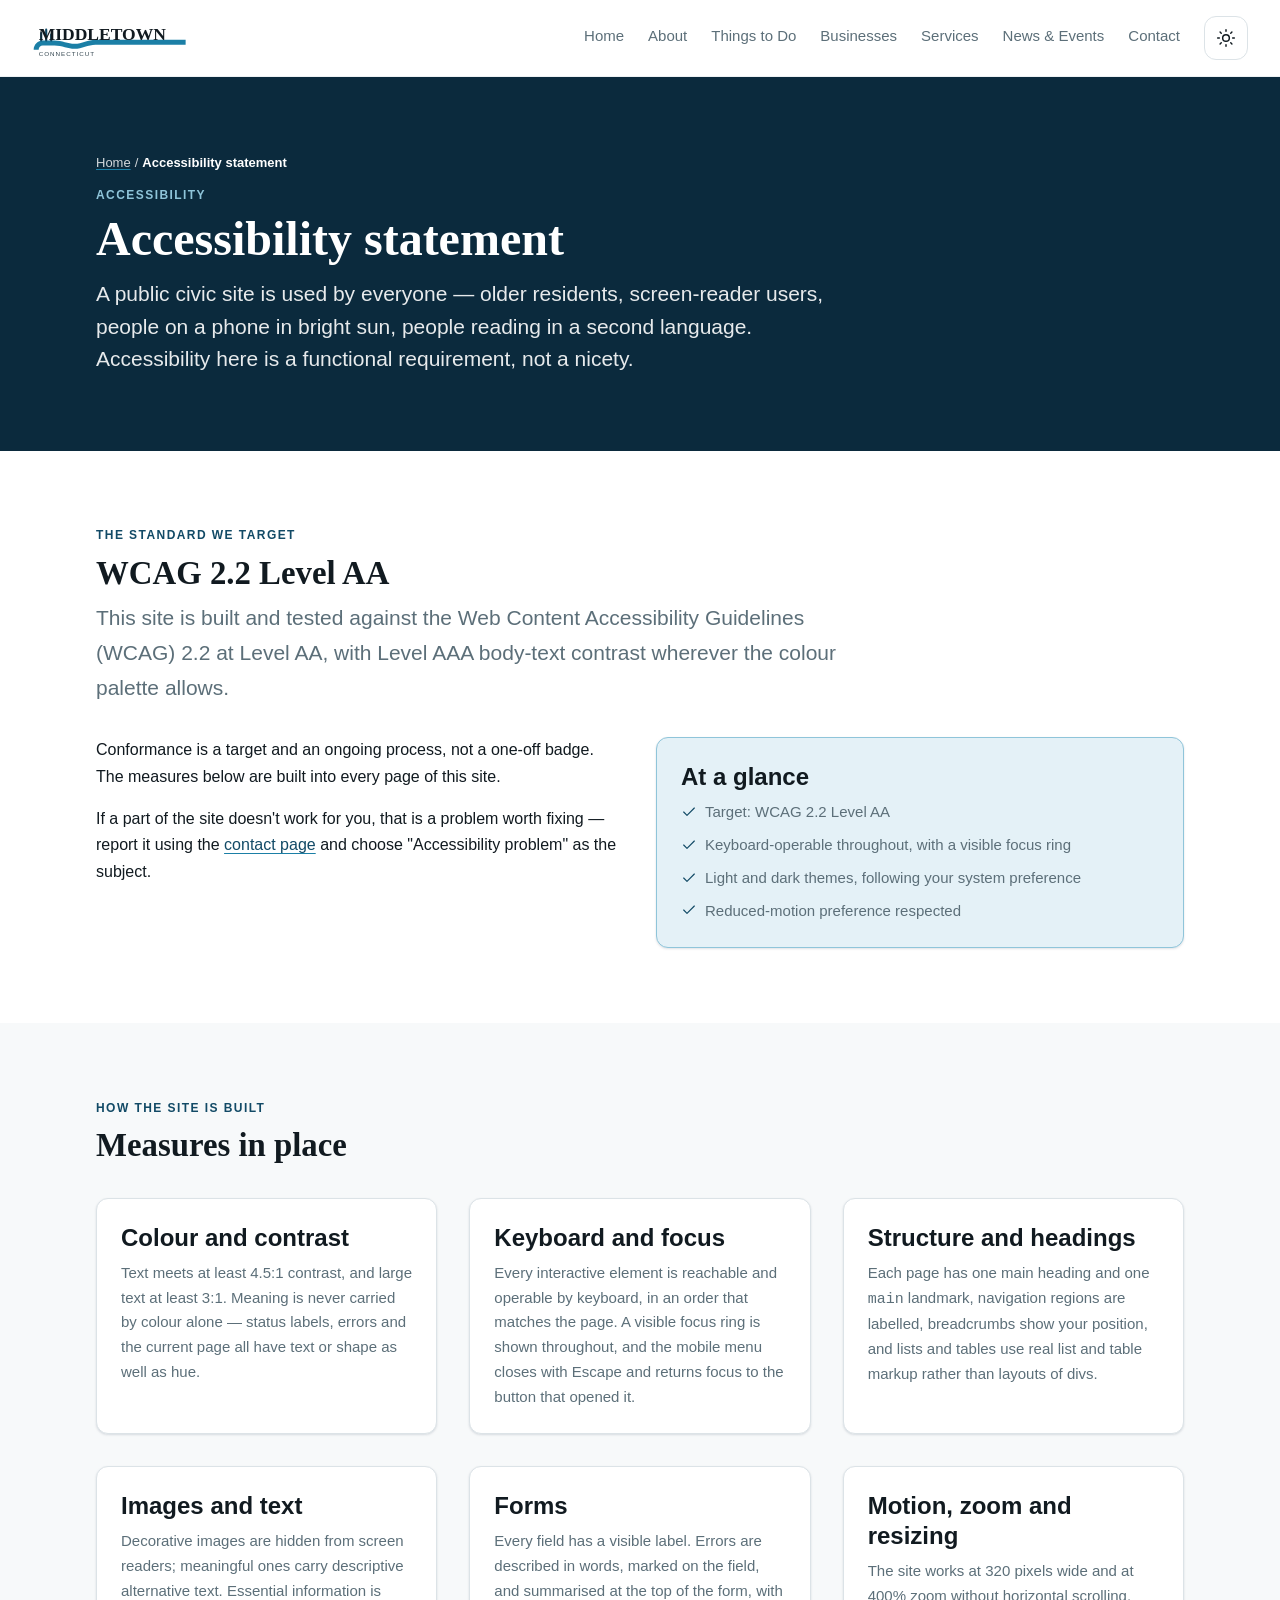
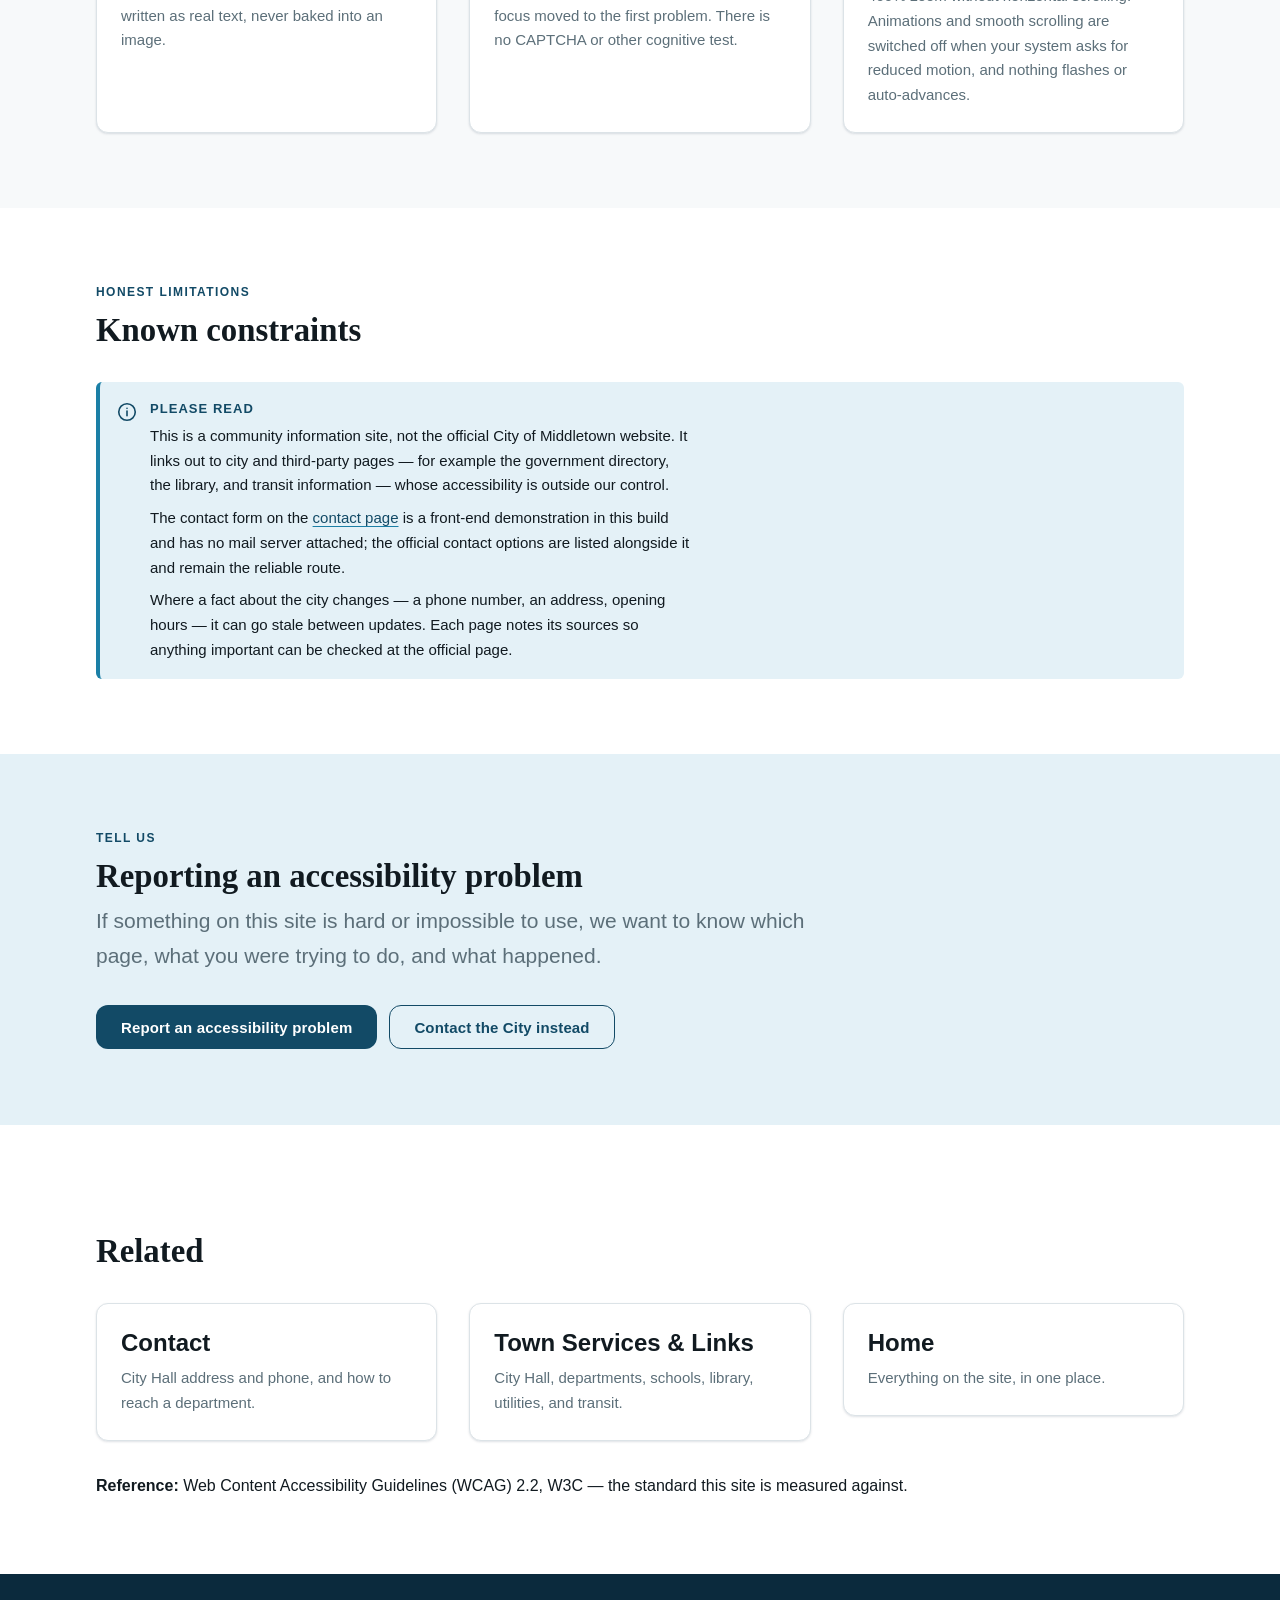
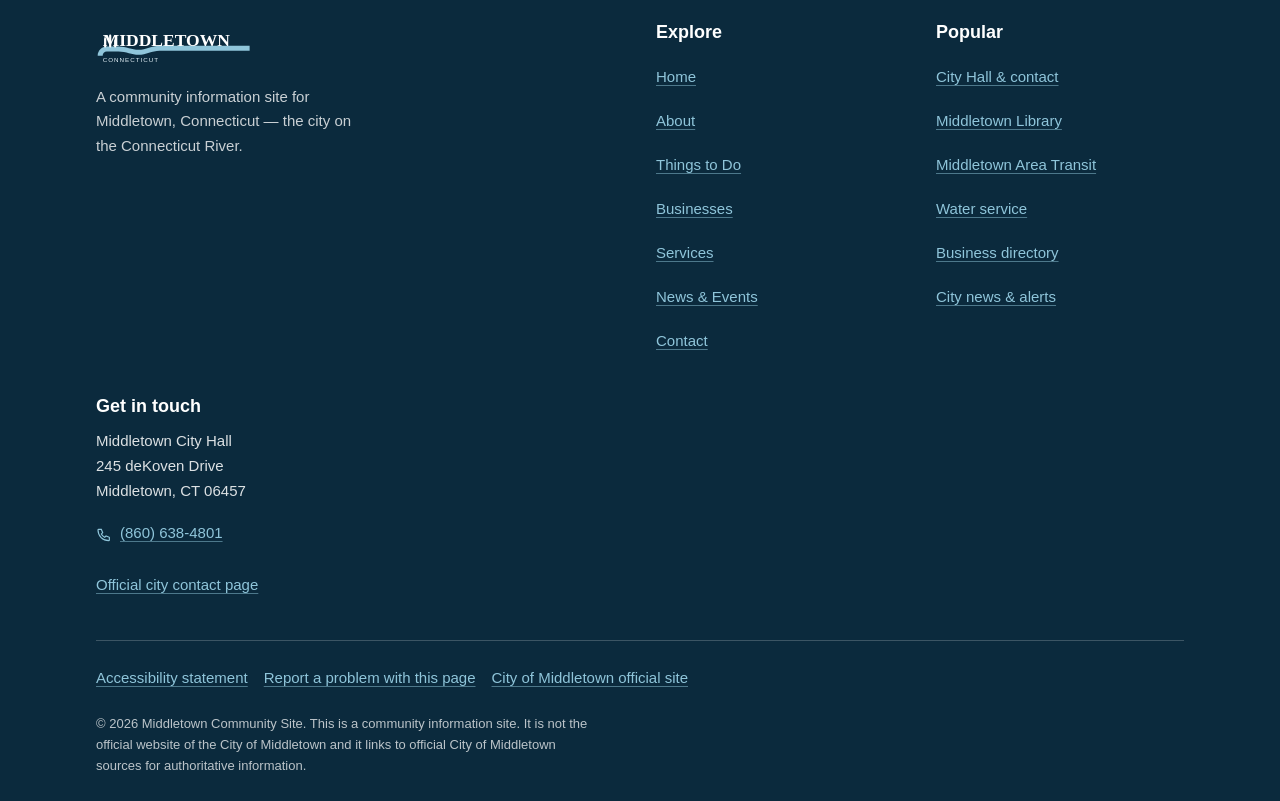
<file: accessibility.html>
<!DOCTYPE html>
<html lang="en">
<head>
<meta charset="utf-8">
<meta name="viewport" content="width=device-width, initial-scale=1">
<title>Accessibility Statement — Middletown, CT Community Site</title>
<meta name="description" content="How the Middletown, CT community site is built for accessibility, the WCAG 2.2 Level AA standard it targets, and how to report an accessibility problem.">
<link rel="canonical" href="https://springteasers.github.io/middletown-community/accessibility.html">
<meta name="theme-color" content="#0B2A3D">
<meta property="og:type" content="website">
<meta property="og:site_name" content="Middletown, CT — Community Site">
<meta property="og:title" content="Accessibility Statement — Middletown, CT Community Site">
<meta property="og:description" content="The accessibility standard this community site targets and how to report a problem.">
<meta property="og:url" content="https://springteasers.github.io/middletown-community/accessibility.html">
<meta property="og:image" content="https://springteasers.github.io/middletown-community/images/og-image.svg">
<meta property="og:image:alt" content="Middletown, Connecticut community site">
<meta name="twitter:card" content="summary_large_image">
<link rel="icon" href="images/favicon.svg" type="image/svg+xml">
<link rel="stylesheet" href="css/styles.css">
<script type="application/ld+json">
{
  "@context": "https://schema.org",
  "@type": "WebPage",
  "name": "Accessibility Statement",
  "url": "https://springteasers.github.io/middletown-community/accessibility.html",
  "isPartOf": {"@type": "WebSite", "name": "Middletown, CT — Community Site"}
}
</script>
</head>
<body>
<span class="skip-list">
  <a class="skip-link" href="#main">Skip to main content</a>
</span>

<header class="site-header">
  <div class="site-header__inner">
    <a class="brand" href="index.html" aria-label="Middletown, Connecticut — community site home">
      <img src="images/logo-horizontal.svg" alt="" width="200" height="48">
      <span class="sr-only">Middletown community site</span>
    </a>
    <nav class="primary-nav" aria-label="Primary">
      <a href="index.html">Home</a>
      <a href="about.html">About</a>
      <a href="things-to-do.html">Things to Do</a>
      <a href="businesses.html">Businesses</a>
      <a href="services.html">Services</a>
      <a href="news-events.html">News &amp; Events</a>
      <a href="contact.html">Contact</a>
    </nav>
    <div class="header-utils">
      <button class="icon-btn theme-toggle" type="button" aria-pressed="false" aria-label="Switch to dark theme" title="Switch to dark theme">
        <svg class="icon-sun" viewBox="0 0 24 24" fill="none" stroke="currentColor" stroke-width="1.75" stroke-linecap="round" aria-hidden="true" focusable="false"><circle cx="12" cy="12" r="4"/><path d="M12 2v2M12 20v2M2 12h2M20 12h2M4.9 4.9l1.4 1.4M17.7 17.7l1.4 1.4M19.1 4.9l-1.4 1.4M6.3 17.7l-1.4 1.4"/></svg>
        <svg class="icon-moon" viewBox="0 0 24 24" fill="none" stroke="currentColor" stroke-width="1.75" stroke-linecap="round" stroke-linejoin="round" aria-hidden="true" focusable="false"><path d="M21 12.8A9 9 0 1 1 11.2 3a7 7 0 0 0 9.8 9.8z"/></svg>
      </button>
      <button class="icon-btn icon-btn--menu js-menu-open" type="button" aria-expanded="false" aria-controls="nav-sheet" aria-label="Open menu">
        <svg viewBox="0 0 24 24" fill="none" stroke="currentColor" stroke-width="1.75" stroke-linecap="round" aria-hidden="true" focusable="false"><path d="M3 6h18M3 12h18M3 18h18"/></svg>
      </button>
    </div>
  </div>
</header>

<div class="nav-sheet" id="nav-sheet" data-open="false" role="dialog" aria-modal="true" aria-label="Site menu">
  <div class="nav-sheet__top">
    <span class="brand" aria-hidden="true"><img src="images/logo-horizontal-inverse.svg" alt="" width="200" height="48"></span>
    <button class="icon-btn nav-sheet__close js-menu-close" type="button" aria-label="Close menu">
      <svg viewBox="0 0 24 24" fill="none" stroke="currentColor" stroke-width="1.75" stroke-linecap="round" aria-hidden="true" focusable="false"><path d="M6 6l12 12M18 6L6 18"/></svg>
    </button>
  </div>
  <nav aria-label="Site menu">
    <ul>
      <li><a href="index.html">Home</a></li>
      <li><a href="about.html">About</a></li>
      <li><a href="things-to-do.html">Things to Do</a></li>
      <li><a href="businesses.html">Businesses</a></li>
      <li><a href="services.html">Services</a></li>
      <li><a href="news-events.html">News &amp; Events</a></li>
      <li><a href="contact.html">Contact</a></li>
    </ul>
  </nav>
  <div class="nav-sheet__foot">
    <button class="icon-btn theme-toggle" type="button" aria-pressed="false" aria-label="Switch to dark theme" title="Switch to dark theme" style="width:100%;justify-content:center;display:flex;gap:.5rem">
      <svg class="icon-sun" viewBox="0 0 24 24" fill="none" stroke="currentColor" stroke-width="1.75" stroke-linecap="round" aria-hidden="true" focusable="false"><circle cx="12" cy="12" r="4"/><path d="M12 2v2M12 20v2M2 12h2M20 12h2M4.9 4.9l1.4 1.4M17.7 17.7l1.4 1.4M19.1 4.9l-1.4 1.4M6.3 17.7l-1.4 1.4"/></svg>
      <svg class="icon-moon" viewBox="0 0 24 24" fill="none" stroke="currentColor" stroke-width="1.75" stroke-linecap="round" stroke-linejoin="round" aria-hidden="true" focusable="false"><path d="M21 12.8A9 9 0 1 1 11.2 3a7 7 0 0 0 9.8 9.8z"/></svg>
      <span>Light / dark theme</span>
    </button>
    <a class="btn btn--inverse" href="contact.html">Contact the City</a>
  </div>
</div>

<main id="main">
  <section class="page-header" aria-labelledby="page-title">
    <div class="container">
      <nav class="breadcrumb" aria-label="Breadcrumb">
        <ol>
          <li><a href="index.html">Home</a></li>
          <li aria-hidden="true">/</li>
          <li><span aria-current="page">Accessibility statement</span></li>
        </ol>
      </nav>
      <p class="eyebrow">Accessibility</p>
      <h1 id="page-title">Accessibility statement</h1>
      <p class="lead">A public civic site is used by everyone — older residents, screen-reader users, people on a phone in bright sun, people reading in a second language. Accessibility here is a functional requirement, not a nicety.</p>
    </div>
  </section>

  <section class="section" aria-labelledby="standard-title">
    <div class="container">
      <div class="section__head">
        <p class="eyebrow">The standard we target</p>
        <h2 id="standard-title">WCAG 2.2 Level AA</h2>
        <p class="section-deck">This site is built and tested against the Web Content Accessibility Guidelines (WCAG) 2.2 at Level AA, with Level AAA body-text contrast wherever the colour palette allows.</p>
      </div>
      <div class="grid grid--2">
        <div class="prose">
          <p>Conformance is a target and an ongoing process, not a one-off badge. The measures below are built into every page of this site.</p>
          <p>If a part of the site doesn't work for you, that is a problem worth fixing — report it using the <a href="contact.html">contact page</a> and choose "Accessibility problem" as the subject.</p>
        </div>
        <div class="card card--accent">
          <h3 class="card__title">At a glance</h3>
          <ul class="meta-list">
            <li>
              <svg viewBox="0 0 24 24" fill="none" stroke="currentColor" stroke-width="1.75" stroke-linecap="round" stroke-linejoin="round" aria-hidden="true" focusable="false"><path d="M20 6L9 17l-5-5"/></svg>
              <span>Target: WCAG 2.2 Level AA</span>
            </li>
            <li>
              <svg viewBox="0 0 24 24" fill="none" stroke="currentColor" stroke-width="1.75" stroke-linecap="round" stroke-linejoin="round" aria-hidden="true" focusable="false"><path d="M20 6L9 17l-5-5"/></svg>
              <span>Keyboard-operable throughout, with a visible focus ring</span>
            </li>
            <li>
              <svg viewBox="0 0 24 24" fill="none" stroke="currentColor" stroke-width="1.75" stroke-linecap="round" stroke-linejoin="round" aria-hidden="true" focusable="false"><path d="M20 6L9 17l-5-5"/></svg>
              <span>Light and dark themes, following your system preference</span>
            </li>
            <li>
              <svg viewBox="0 0 24 24" fill="none" stroke="currentColor" stroke-width="1.75" stroke-linecap="round" stroke-linejoin="round" aria-hidden="true" focusable="false"><path d="M20 6L9 17l-5-5"/></svg>
              <span>Reduced-motion preference respected</span>
            </li>
          </ul>
        </div>
      </div>
    </div>
  </section>

  <section class="section section--subtle" aria-labelledby="measures-title">
    <div class="container">
      <div class="section__head">
        <p class="eyebrow">How the site is built</p>
        <h2 id="measures-title">Measures in place</h2>
      </div>
      <div class="grid grid--cards">
        <article class="card">
          <h3 class="card__title">Colour and contrast</h3>
          <p class="card__text">Text meets at least 4.5:1 contrast, and large text at least 3:1. Meaning is never carried by colour alone — status labels, errors and the current page all have text or shape as well as hue.</p>
        </article>
        <article class="card">
          <h3 class="card__title">Keyboard and focus</h3>
          <p class="card__text">Every interactive element is reachable and operable by keyboard, in an order that matches the page. A visible focus ring is shown throughout, and the mobile menu closes with Escape and returns focus to the button that opened it.</p>
        </article>
        <article class="card">
          <h3 class="card__title">Structure and headings</h3>
          <p class="card__text">Each page has one main heading and one <code class="mono">main</code> landmark, navigation regions are labelled, breadcrumbs show your position, and lists and tables use real list and table markup rather than layouts of divs.</p>
        </article>
        <article class="card">
          <h3 class="card__title">Images and text</h3>
          <p class="card__text">Decorative images are hidden from screen readers; meaningful ones carry descriptive alternative text. Essential information is written as real text, never baked into an image.</p>
        </article>
        <article class="card">
          <h3 class="card__title">Forms</h3>
          <p class="card__text">Every field has a visible label. Errors are described in words, marked on the field, and summarised at the top of the form, with focus moved to the first problem. There is no CAPTCHA or other cognitive test.</p>
        </article>
        <article class="card">
          <h3 class="card__title">Motion, zoom and resizing</h3>
          <p class="card__text">The site works at 320&nbsp;pixels wide and at 400% zoom without horizontal scrolling. Animations and smooth scrolling are switched off when your system asks for reduced motion, and nothing flashes or auto-advances.</p>
        </article>
      </div>
    </div>
  </section>

  <section class="section" aria-labelledby="known-title">
    <div class="container">
      <div class="section__head">
        <p class="eyebrow">Honest limitations</p>
        <h2 id="known-title">Known constraints</h2>
      </div>
      <div class="notice notice--info">
        <svg viewBox="0 0 24 24" fill="none" stroke="currentColor" stroke-width="1.75" stroke-linecap="round" stroke-linejoin="round" aria-hidden="true" focusable="false"><circle cx="12" cy="12" r="9"/><path d="M12 11v5"/><path d="M12 8h.01"/></svg>
        <div>
          <span class="notice__label">Please read</span>
          <p>This is a community information site, not the official City of Middletown website. It links out to city and third-party pages — for example the government directory, the library, and transit information — whose accessibility is outside our control.</p>
          <p>The contact form on the <a href="contact.html">contact page</a> is a front-end demonstration in this build and has no mail server attached; the official contact options are listed alongside it and remain the reliable route.</p>
          <p>Where a fact about the city changes — a phone number, an address, opening hours — it can go stale between updates. Each page notes its sources so anything important can be checked at the official page.</p>
        </div>
      </div>
    </div>
  </section>

  <section class="section section--accent" aria-labelledby="report-title">
    <div class="container">
      <div class="section__head">
        <p class="eyebrow">Tell us</p>
        <h2 id="report-title">Reporting an accessibility problem</h2>
        <p class="section-deck">If something on this site is hard or impossible to use, we want to know which page, what you were trying to do, and what happened.</p>
      </div>
      <div class="btn-row">
        <a class="btn btn--primary" href="contact.html">Report an accessibility problem</a>
        <a class="btn btn--secondary" href="contact.html#departments">Contact the City instead</a>
      </div>
    </div>
  </section>

  <section class="section related" aria-labelledby="related-title">
    <div class="container">
      <div class="section__head">
        <h2 id="related-title">Related</h2>
      </div>
      <div class="grid grid--3">
        <article class="card">
          <h3 class="card__title"><a href="contact.html">Contact</a></h3>
          <p class="card__text">City Hall address and phone, and how to reach a department.</p>
        </article>
        <article class="card">
          <h3 class="card__title"><a href="services.html">Town Services &amp; Links</a></h3>
          <p class="card__text">City Hall, departments, schools, library, utilities, and transit.</p>
        </article>
        <article class="card">
          <h3 class="card__title"><a href="index.html">Home</a></h3>
          <p class="card__text">Everything on the site, in one place.</p>
        </article>
      </div>
      <p class="meta" style="margin-top:var(--space-6)"><strong>Reference:</strong> Web Content Accessibility Guidelines (WCAG) 2.2, W3C — the standard this site is measured against.</p>
    </div>
  </section>
</main>

<footer class="site-footer">
  <div class="container">
    <div class="foot-grid">
      <div>
        <span class="brand" aria-hidden="true"><img src="images/logo-horizontal-inverse.svg" alt="" width="200" height="48"></span>
        <p class="foot-desc" style="margin-top:var(--space-3)">A community information site for Middletown, Connecticut — the city on the Connecticut River.</p>
      </div>
      <nav aria-label="Footer">
        <h2>Explore</h2>
        <ul>
          <li><a href="index.html">Home</a></li>
          <li><a href="about.html">About</a></li>
          <li><a href="things-to-do.html">Things to Do</a></li>
          <li><a href="businesses.html">Businesses</a></li>
          <li><a href="services.html">Services</a></li>
          <li><a href="news-events.html">News &amp; Events</a></li>
          <li><a href="contact.html">Contact</a></li>
        </ul>
      </nav>
      <div>
        <h2>Popular</h2>
        <ul>
          <li><a href="services.html#city-hall">City Hall &amp; contact</a></li>
          <li><a href="services.html#library">Middletown Library</a></li>
          <li><a href="services.html#transit">Middletown Area Transit</a></li>
          <li><a href="services.html#utilities">Water service</a></li>
          <li><a href="businesses.html">Business directory</a></li>
          <li><a href="news-events.html">City news &amp; alerts</a></li>
        </ul>
      </div>
      <div>
        <h2>Get in touch</h2>
        <div class="foot-contact">
          <address>Middletown City Hall<br>245 deKoven Drive<br>Middletown, CT 06457</address>
          <a href="tel:+18606384801"><svg viewBox="0 0 24 24" fill="none" stroke="currentColor" stroke-width="1.75" stroke-linecap="round" aria-hidden="true" focusable="false"><path d="M4 5h4l2 5-2 2a12 12 0 0 0 5 5l2-2 5 2v4a1 1 0 0 1-1 1A16 16 0 0 1 3 6a1 1 0 0 1 1-1z"/></svg>(860) 638-4801</a>
          <a href="https://www.middletownct.gov/991/Contact-Us" target="_blank" rel="noopener noreferrer">Official city contact page<span class="sr-only"> (opens in a new tab)</span></a>
        </div>
      </div>
    </div>
    <div class="foot-legal">
      <ul>
        <li><a href="accessibility.html">Accessibility statement</a></li>
        <li><a href="contact.html">Report a problem with this page</a></li>
        <li><a href="https://www.middletownct.gov/" target="_blank" rel="noopener noreferrer">City of Middletown official site<span class="sr-only"> (opens in a new tab)</span></a></li>
      </ul>
      <p>&copy; 2026 Middletown Community Site. This is a community information site. It is not the official website of the City of Middletown and it links to official City of Middletown sources for authoritative information.</p>
    </div>
  </div>
</footer>

<button class="to-top" type="button" aria-label="Back to top">
  <svg viewBox="0 0 24 24" fill="none" stroke="currentColor" stroke-width="2" stroke-linecap="round" stroke-linejoin="round" aria-hidden="true" focusable="false"><path d="M12 19V5"/><path d="M6 11l6-6 6 6"/></svg>
</button>

<script src="js/main.js"></script>
</body>
</html>
</file>
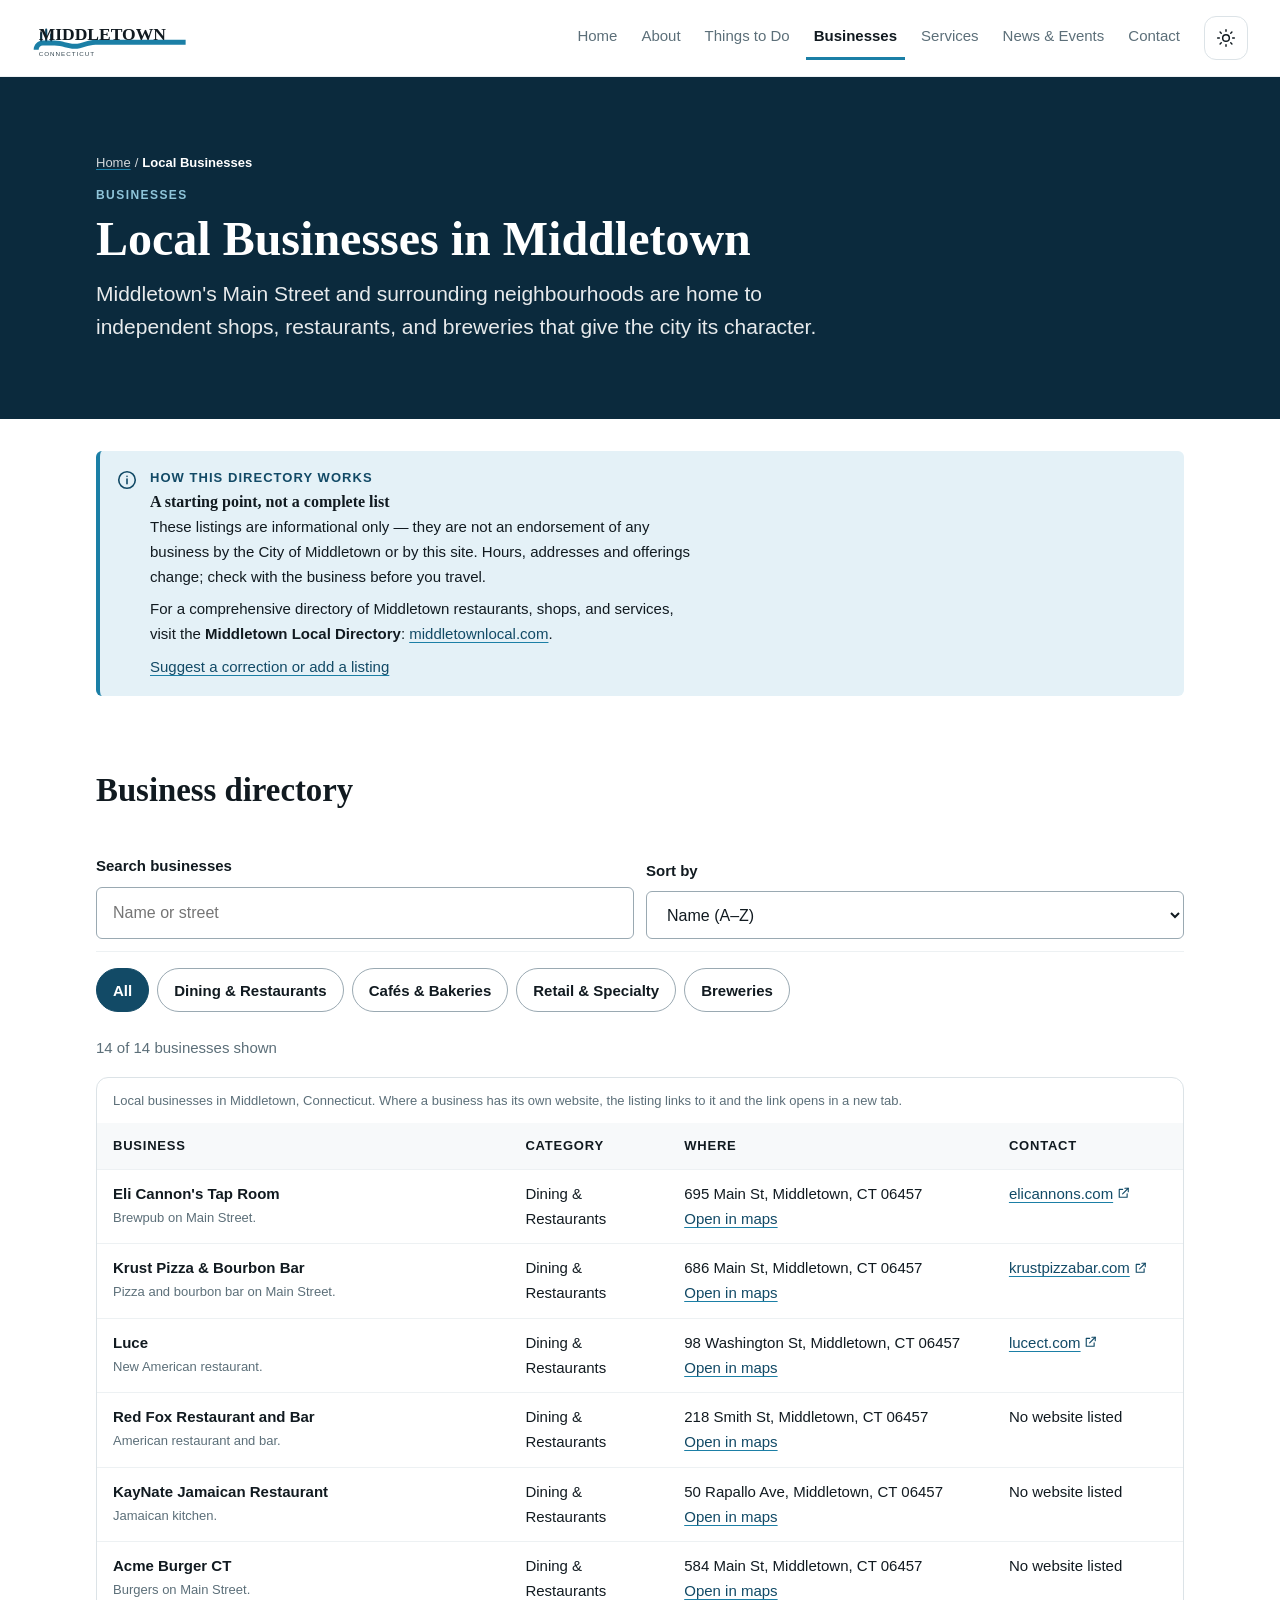
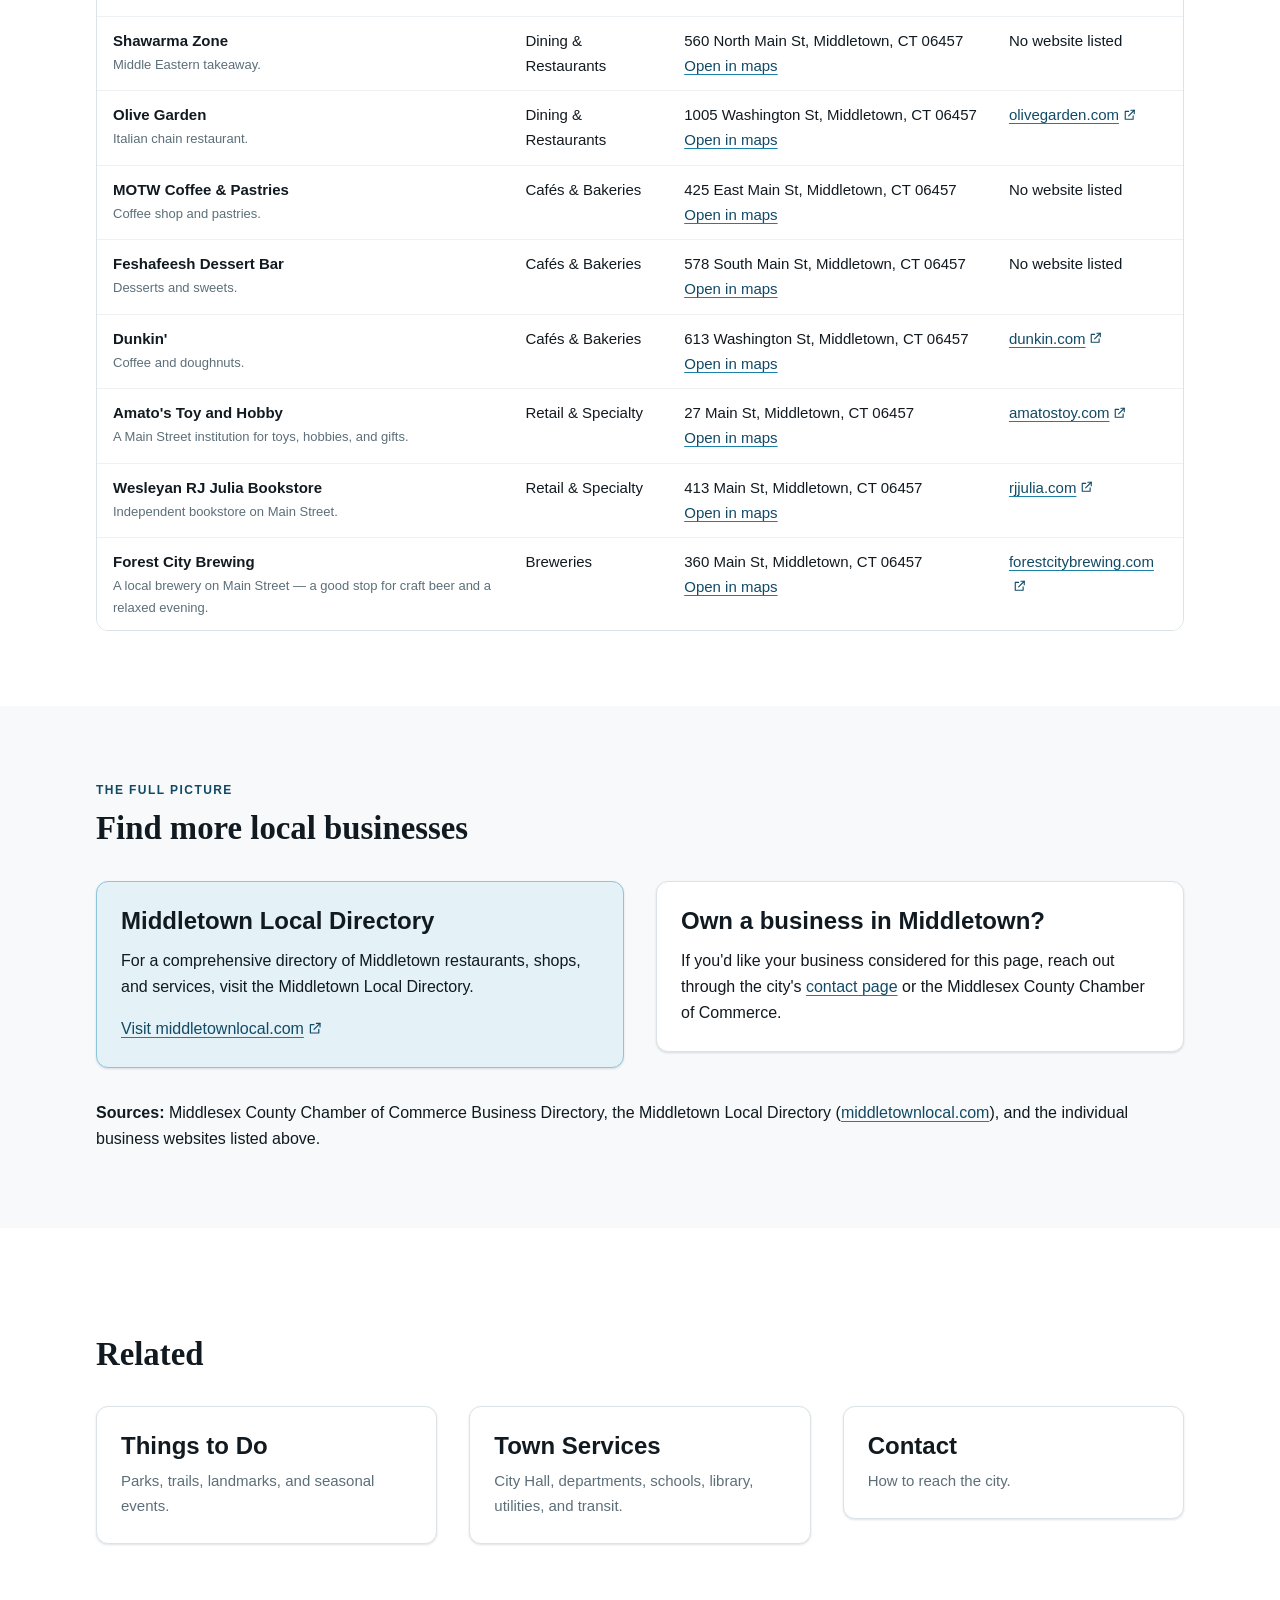
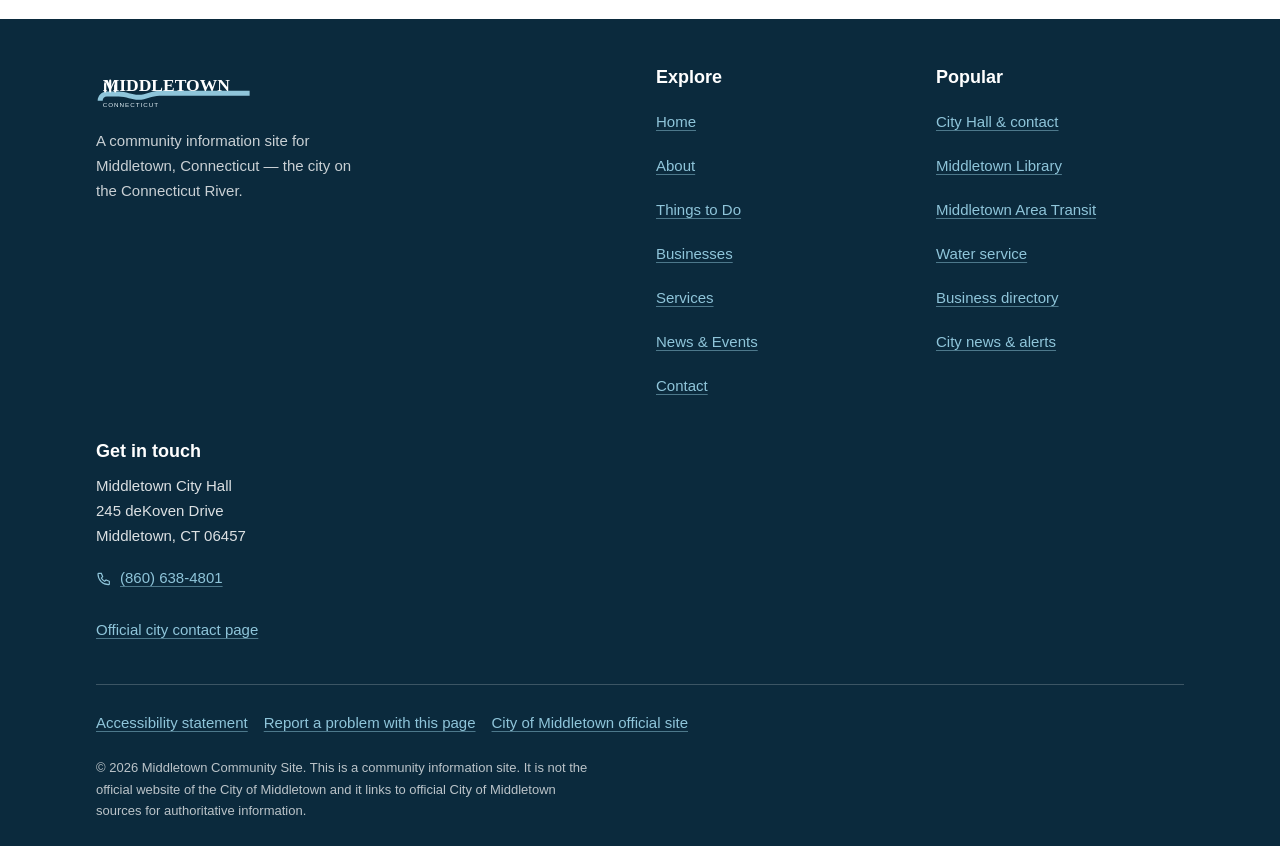
<file: businesses.html>
<!DOCTYPE html>
<html lang="en">
<head>
<meta charset="utf-8">
<meta name="viewport" content="width=device-width, initial-scale=1">
<title>Local Businesses in Middletown, CT — Directory</title>
<meta name="description" content="A starting directory of local Middletown, CT shops, restaurants and services, plus the Middletown Local Directory for the full picture.">
<link rel="canonical" href="https://springteasers.github.io/middletown-community/businesses.html">
<meta name="theme-color" content="#0B2A3D">
<meta property="og:type" content="website">
<meta property="og:site_name" content="Middletown, CT — Community Site">
<meta property="og:title" content="Local Businesses in Middletown, CT — Directory">
<meta property="og:description" content="A starting directory of local Middletown, CT shops, restaurants and services.">
<meta property="og:url" content="https://springteasers.github.io/middletown-community/businesses.html">
<meta property="og:image" content="https://springteasers.github.io/middletown-community/images/og-image.svg">
<meta property="og:image:alt" content="Middletown, Connecticut community site">
<meta name="twitter:card" content="summary_large_image">
<link rel="icon" href="images/favicon.svg" type="image/svg+xml">
<link rel="stylesheet" href="css/styles.css">
<script type="application/ld+json">
{
  "@context": "https://schema.org",
  "@type": "BreadcrumbList",
  "itemListElement": [
    {"@type": "ListItem", "position": 1, "name": "Home", "item": "https://springteasers.github.io/middletown-community/"},
    {"@type": "ListItem", "position": 2, "name": "Local Businesses", "item": "https://springteasers.github.io/middletown-community/businesses.html"}
  ]
}
</script>
</head>
<body>
<span class="skip-list">
  <a class="skip-link" href="#main">Skip to main content</a>
  <a class="skip-link" href="#directory">Skip to directory</a>
</span>

<header class="site-header">
  <div class="site-header__inner">
    <a class="brand" href="index.html" aria-label="Middletown, Connecticut — community site home">
      <img src="images/logo-horizontal.svg" alt="" width="200" height="48">
      <span class="sr-only">Middletown community site</span>
    </a>
    <nav class="primary-nav" aria-label="Primary">
      <a href="index.html">Home</a>
      <a href="about.html">About</a>
      <a href="things-to-do.html">Things to Do</a>
      <a href="businesses.html" aria-current="page">Businesses</a>
      <a href="services.html">Services</a>
      <a href="news-events.html">News &amp; Events</a>
      <a href="contact.html">Contact</a>
    </nav>
    <div class="header-utils">
      <button class="icon-btn theme-toggle" type="button" aria-pressed="false" aria-label="Switch to dark theme" title="Switch to dark theme">
        <svg class="icon-sun" viewBox="0 0 24 24" fill="none" stroke="currentColor" stroke-width="1.75" stroke-linecap="round" aria-hidden="true" focusable="false"><circle cx="12" cy="12" r="4"/><path d="M12 2v2M12 20v2M2 12h2M20 12h2M4.9 4.9l1.4 1.4M17.7 17.7l1.4 1.4M19.1 4.9l-1.4 1.4M6.3 17.7l-1.4 1.4"/></svg>
        <svg class="icon-moon" viewBox="0 0 24 24" fill="none" stroke="currentColor" stroke-width="1.75" stroke-linecap="round" stroke-linejoin="round" aria-hidden="true" focusable="false"><path d="M21 12.8A9 9 0 1 1 11.2 3a7 7 0 0 0 9.8 9.8z"/></svg>
      </button>
      <button class="icon-btn icon-btn--menu js-menu-open" type="button" aria-expanded="false" aria-controls="nav-sheet" aria-label="Open menu">
        <svg viewBox="0 0 24 24" fill="none" stroke="currentColor" stroke-width="1.75" stroke-linecap="round" aria-hidden="true" focusable="false"><path d="M3 6h18M3 12h18M3 18h18"/></svg>
      </button>
    </div>
  </div>
</header>

<div class="nav-sheet" id="nav-sheet" data-open="false" role="dialog" aria-modal="true" aria-label="Site menu">
  <div class="nav-sheet__top">
    <span class="brand" aria-hidden="true"><img src="images/logo-horizontal-inverse.svg" alt="" width="200" height="48"></span>
    <button class="icon-btn nav-sheet__close js-menu-close" type="button" aria-label="Close menu">
      <svg viewBox="0 0 24 24" fill="none" stroke="currentColor" stroke-width="1.75" stroke-linecap="round" aria-hidden="true" focusable="false"><path d="M6 6l12 12M18 6L6 18"/></svg>
    </button>
  </div>
  <nav aria-label="Site menu">
    <ul>
      <li><a href="index.html">Home</a></li>
      <li><a href="about.html">About</a></li>
      <li><a href="things-to-do.html">Things to Do</a></li>
      <li><a href="businesses.html" aria-current="page">Businesses</a></li>
      <li><a href="services.html">Services</a></li>
      <li><a href="news-events.html">News &amp; Events</a></li>
      <li><a href="contact.html">Contact</a></li>
    </ul>
  </nav>
  <div class="nav-sheet__foot">
    <button class="icon-btn theme-toggle" type="button" aria-pressed="false" aria-label="Switch to dark theme" title="Switch to dark theme" style="width:100%;justify-content:center;display:flex;gap:.5rem">
      <svg class="icon-sun" viewBox="0 0 24 24" fill="none" stroke="currentColor" stroke-width="1.75" stroke-linecap="round" aria-hidden="true" focusable="false"><circle cx="12" cy="12" r="4"/><path d="M12 2v2M12 20v2M2 12h2M20 12h2M4.9 4.9l1.4 1.4M17.7 17.7l1.4 1.4M19.1 4.9l-1.4 1.4M6.3 17.7l-1.4 1.4"/></svg>
      <svg class="icon-moon" viewBox="0 0 24 24" fill="none" stroke="currentColor" stroke-width="1.75" stroke-linecap="round" stroke-linejoin="round" aria-hidden="true" focusable="false"><path d="M21 12.8A9 9 0 1 1 11.2 3a7 7 0 0 0 9.8 9.8z"/></svg>
      <span>Light / dark theme</span>
    </button>
    <a class="btn btn--inverse" href="contact.html">Contact the City</a>
  </div>
</div>

<main id="main">
  <section class="page-header" aria-labelledby="page-title">
    <div class="container">
      <nav class="breadcrumb" aria-label="Breadcrumb">
        <ol>
          <li><a href="index.html">Home</a></li>
          <li aria-hidden="true">/</li>
          <li><span aria-current="page">Local Businesses</span></li>
        </ol>
      </nav>
      <p class="eyebrow">Businesses</p>
      <h1 id="page-title">Local Businesses in Middletown</h1>
      <p class="lead">Middletown's Main Street and surrounding neighbourhoods are home to independent shops, restaurants, and breweries that give the city its character.</p>
    </div>
  </section>

  <section class="section section--flush-top" aria-labelledby="how-title">
    <div class="container" style="padding-top:var(--space-6)">
      <div class="notice notice--info">
        <svg viewBox="0 0 24 24" fill="none" stroke="currentColor" stroke-width="1.75" stroke-linecap="round" stroke-linejoin="round" aria-hidden="true" focusable="false"><circle cx="12" cy="12" r="9"/><path d="M12 11v5"/><path d="M12 8h.01"/></svg>
        <div>
          <span class="notice__label">How this directory works</span>
          <h2 class="notice__title" id="how-title">A starting point, not a complete list</h2>
          <p>These listings are informational only — they are not an endorsement of any business by the City of Middletown or by this site. Hours, addresses and offerings change; check with the business before you travel.</p>
          <p>For a comprehensive directory of Middletown restaurants, shops, and services, visit the <strong>Middletown Local Directory</strong>: <a href="https://www.middletownlocal.com/" target="_blank" rel="noopener noreferrer">middletownlocal.com<span class="sr-only"> (opens in a new tab)</span></a>.</p>
          <p><a href="contact.html">Suggest a correction or add a listing</a></p>
        </div>
      </div>
    </div>
  </section>

  <section class="section section--flush-top" id="directory" aria-labelledby="directory-title">
    <div class="container">
      <div class="section__head">
        <h2 id="directory-title">Business directory</h2>
      </div>

      <div class="directory-tools">
        <div class="field">
          <label for="biz-search">Search businesses</label>
          <input id="biz-search" type="search" name="biz-search" placeholder="Name or street" autocomplete="off">
        </div>
        <div class="field">
          <label for="biz-sort">Sort by</label>
          <select id="biz-sort" name="biz-sort">
            <option value="name-asc">Name (A–Z)</option>
            <option value="name-desc">Name (Z–A)</option>
            <option value="category">Category</option>
          </select>
        </div>
      </div>

      <div class="chip-row" role="group" aria-label="Filter by category">
        <button class="chip" type="button" data-filter="all" aria-pressed="true">All</button>
        <button class="chip" type="button" data-filter="Dining &amp; Restaurants" aria-pressed="false">Dining &amp; Restaurants</button>
        <button class="chip" type="button" data-filter="Cafés &amp; Bakeries" aria-pressed="false">Cafés &amp; Bakeries</button>
        <button class="chip" type="button" data-filter="Retail &amp; Specialty" aria-pressed="false">Retail &amp; Specialty</button>
        <button class="chip" type="button" data-filter="Breweries" aria-pressed="false">Breweries</button>
      </div>

      <p class="filter-summary" id="biz-summary" role="status" aria-live="polite">14 of 14 businesses shown</p>

      <div class="table-wrap">
        <table class="dir">
          <caption>Local businesses in Middletown, Connecticut. Where a business has its own website, the listing links to it and the link opens in a new tab.</caption>
          <thead>
            <tr>
              <th scope="col">Business</th>
              <th scope="col">Category</th>
              <th scope="col">Where</th>
              <th scope="col">Contact</th>
            </tr>
          </thead>
          <tbody>
            <tr data-category="Dining &amp; Restaurants" data-name="Eli Cannon's Tap Room" data-place="695 Main St">
              <th scope="row">Eli Cannon's Tap Room<span class="biz-tagline">Brewpub on Main Street.</span></th>
              <td data-label="Category">Dining &amp; Restaurants</td>
              <td data-label="Where">
                <span class="num">695 Main St, Middletown, CT 06457</span><br>
                <a href="https://www.google.com/maps/search/?api=1&amp;query=695+Main+St+Middletown+CT+06457" target="_blank" rel="noopener noreferrer">Open in maps<span class="sr-only"> (opens in a new tab)</span></a>
              </td>
              <td data-label="Contact">
                <a href="https://www.elicannons.com/" target="_blank" rel="noopener noreferrer">elicannons.com<svg class="ext-icon" viewBox="0 0 24 24" fill="none" stroke="currentColor" stroke-width="2" stroke-linecap="round" stroke-linejoin="round" aria-hidden="true" focusable="false"><path d="M14 4h6v6"/><path d="M20 4L10 14"/><path d="M18 14v6H4V6h6"/></svg><span class="sr-only"> (opens in a new tab)</span></a>
              </td>
            </tr>
            <tr data-category="Dining &amp; Restaurants" data-name="Krust Pizza &amp; Bourbon Bar" data-place="686 Main St">
              <th scope="row">Krust Pizza &amp; Bourbon Bar<span class="biz-tagline">Pizza and bourbon bar on Main Street.</span></th>
              <td data-label="Category">Dining &amp; Restaurants</td>
              <td data-label="Where">
                <span class="num">686 Main St, Middletown, CT 06457</span><br>
                <a href="https://www.google.com/maps/search/?api=1&amp;query=686+Main+St+Middletown+CT+06457" target="_blank" rel="noopener noreferrer">Open in maps<span class="sr-only"> (opens in a new tab)</span></a>
              </td>
              <td data-label="Contact">
                <a href="https://krustpizzabar.com/" target="_blank" rel="noopener noreferrer">krustpizzabar.com<svg class="ext-icon" viewBox="0 0 24 24" fill="none" stroke="currentColor" stroke-width="2" stroke-linecap="round" stroke-linejoin="round" aria-hidden="true" focusable="false"><path d="M14 4h6v6"/><path d="M20 4L10 14"/><path d="M18 14v6H4V6h6"/></svg><span class="sr-only"> (opens in a new tab)</span></a>
              </td>
            </tr>
            <tr data-category="Dining &amp; Restaurants" data-name="Luce" data-place="98 Washington St">
              <th scope="row">Luce<span class="biz-tagline">New American restaurant.</span></th>
              <td data-label="Category">Dining &amp; Restaurants</td>
              <td data-label="Where">
                <span class="num">98 Washington St, Middletown, CT 06457</span><br>
                <a href="https://www.google.com/maps/search/?api=1&amp;query=98+Washington+St+Middletown+CT+06457" target="_blank" rel="noopener noreferrer">Open in maps<span class="sr-only"> (opens in a new tab)</span></a>
              </td>
              <td data-label="Contact">
                <a href="https://lucect.com/" target="_blank" rel="noopener noreferrer">lucect.com<svg class="ext-icon" viewBox="0 0 24 24" fill="none" stroke="currentColor" stroke-width="2" stroke-linecap="round" stroke-linejoin="round" aria-hidden="true" focusable="false"><path d="M14 4h6v6"/><path d="M20 4L10 14"/><path d="M18 14v6H4V6h6"/></svg><span class="sr-only"> (opens in a new tab)</span></a>
              </td>
            </tr>
            <tr data-category="Dining &amp; Restaurants" data-name="Red Fox Restaurant and Bar" data-place="218 Smith St">
              <th scope="row">Red Fox Restaurant and Bar<span class="biz-tagline">American restaurant and bar.</span></th>
              <td data-label="Category">Dining &amp; Restaurants</td>
              <td data-label="Where">
                <span class="num">218 Smith St, Middletown, CT 06457</span><br>
                <a href="https://www.google.com/maps/search/?api=1&amp;query=218+Smith+St+Middletown+CT+06457" target="_blank" rel="noopener noreferrer">Open in maps<span class="sr-only"> (opens in a new tab)</span></a>
              </td>
              <td data-label="Contact">
                <span class="meta">No website listed</span>
              </td>
            </tr>
            <tr data-category="Dining &amp; Restaurants" data-name="KayNate Jamaican Restaurant" data-place="50 Rapallo Ave">
              <th scope="row">KayNate Jamaican Restaurant<span class="biz-tagline">Jamaican kitchen.</span></th>
              <td data-label="Category">Dining &amp; Restaurants</td>
              <td data-label="Where">
                <span class="num">50 Rapallo Ave, Middletown, CT 06457</span><br>
                <a href="https://www.google.com/maps/search/?api=1&amp;query=50+Rapallo+Ave+Middletown+CT+06457" target="_blank" rel="noopener noreferrer">Open in maps<span class="sr-only"> (opens in a new tab)</span></a>
              </td>
              <td data-label="Contact">
                <span class="meta">No website listed</span>
              </td>
            </tr>
            <tr data-category="Dining &amp; Restaurants" data-name="Acme Burger CT" data-place="584 Main St">
              <th scope="row">Acme Burger CT<span class="biz-tagline">Burgers on Main Street.</span></th>
              <td data-label="Category">Dining &amp; Restaurants</td>
              <td data-label="Where">
                <span class="num">584 Main St, Middletown, CT 06457</span><br>
                <a href="https://www.google.com/maps/search/?api=1&amp;query=584+Main+St+Middletown+CT+06457" target="_blank" rel="noopener noreferrer">Open in maps<span class="sr-only"> (opens in a new tab)</span></a>
              </td>
              <td data-label="Contact">
                <span class="meta">No website listed</span>
              </td>
            </tr>
            <tr data-category="Dining &amp; Restaurants" data-name="Shawarma Zone" data-place="560 North Main St">
              <th scope="row">Shawarma Zone<span class="biz-tagline">Middle Eastern takeaway.</span></th>
              <td data-label="Category">Dining &amp; Restaurants</td>
              <td data-label="Where">
                <span class="num">560 North Main St, Middletown, CT 06457</span><br>
                <a href="https://www.google.com/maps/search/?api=1&amp;query=560+North+Main+St+Middletown+CT+06457" target="_blank" rel="noopener noreferrer">Open in maps<span class="sr-only"> (opens in a new tab)</span></a>
              </td>
              <td data-label="Contact">
                <span class="meta">No website listed</span>
              </td>
            </tr>
            <tr data-category="Dining &amp; Restaurants" data-name="Olive Garden" data-place="1005 Washington St">
              <th scope="row">Olive Garden<span class="biz-tagline">Italian chain restaurant.</span></th>
              <td data-label="Category">Dining &amp; Restaurants</td>
              <td data-label="Where">
                <span class="num">1005 Washington St, Middletown, CT 06457</span><br>
                <a href="https://www.google.com/maps/search/?api=1&amp;query=1005+Washington+St+Middletown+CT+06457" target="_blank" rel="noopener noreferrer">Open in maps<span class="sr-only"> (opens in a new tab)</span></a>
              </td>
              <td data-label="Contact">
                <a href="https://www.olivegarden.com/" target="_blank" rel="noopener noreferrer">olivegarden.com<svg class="ext-icon" viewBox="0 0 24 24" fill="none" stroke="currentColor" stroke-width="2" stroke-linecap="round" stroke-linejoin="round" aria-hidden="true" focusable="false"><path d="M14 4h6v6"/><path d="M20 4L10 14"/><path d="M18 14v6H4V6h6"/></svg><span class="sr-only"> (opens in a new tab)</span></a>
              </td>
            </tr>
            <tr data-category="Cafés &amp; Bakeries" data-name="MOTW Coffee &amp; Pastries" data-place="425 East Main St">
              <th scope="row">MOTW Coffee &amp; Pastries<span class="biz-tagline">Coffee shop and pastries.</span></th>
              <td data-label="Category">Cafés &amp; Bakeries</td>
              <td data-label="Where">
                <span class="num">425 East Main St, Middletown, CT 06457</span><br>
                <a href="https://www.google.com/maps/search/?api=1&amp;query=425+East+Main+St+Middletown+CT+06457" target="_blank" rel="noopener noreferrer">Open in maps<span class="sr-only"> (opens in a new tab)</span></a>
              </td>
              <td data-label="Contact">
                <span class="meta">No website listed</span>
              </td>
            </tr>
            <tr data-category="Cafés &amp; Bakeries" data-name="Feshafeesh Dessert Bar" data-place="578 South Main St">
              <th scope="row">Feshafeesh Dessert Bar<span class="biz-tagline">Desserts and sweets.</span></th>
              <td data-label="Category">Cafés &amp; Bakeries</td>
              <td data-label="Where">
                <span class="num">578 South Main St, Middletown, CT 06457</span><br>
                <a href="https://www.google.com/maps/search/?api=1&amp;query=578+South+Main+St+Middletown+CT+06457" target="_blank" rel="noopener noreferrer">Open in maps<span class="sr-only"> (opens in a new tab)</span></a>
              </td>
              <td data-label="Contact">
                <span class="meta">No website listed</span>
              </td>
            </tr>
            <tr data-category="Cafés &amp; Bakeries" data-name="Dunkin'" data-place="613 Washington St">
              <th scope="row">Dunkin'<span class="biz-tagline">Coffee and doughnuts.</span></th>
              <td data-label="Category">Cafés &amp; Bakeries</td>
              <td data-label="Where">
                <span class="num">613 Washington St, Middletown, CT 06457</span><br>
                <a href="https://www.google.com/maps/search/?api=1&amp;query=613+Washington+St+Middletown+CT+06457" target="_blank" rel="noopener noreferrer">Open in maps<span class="sr-only"> (opens in a new tab)</span></a>
              </td>
              <td data-label="Contact">
                <a href="https://www.dunkin.com/" target="_blank" rel="noopener noreferrer">dunkin.com<svg class="ext-icon" viewBox="0 0 24 24" fill="none" stroke="currentColor" stroke-width="2" stroke-linecap="round" stroke-linejoin="round" aria-hidden="true" focusable="false"><path d="M14 4h6v6"/><path d="M20 4L10 14"/><path d="M18 14v6H4V6h6"/></svg><span class="sr-only"> (opens in a new tab)</span></a>
              </td>
            </tr>
            <tr data-category="Retail &amp; Specialty" data-name="Amato's Toy and Hobby" data-place="27 Main St">
              <th scope="row">Amato's Toy and Hobby<span class="biz-tagline">A Main Street institution for toys, hobbies, and gifts.</span></th>
              <td data-label="Category">Retail &amp; Specialty</td>
              <td data-label="Where">
                <span class="num">27 Main St, Middletown, CT 06457</span><br>
                <a href="https://www.google.com/maps/search/?api=1&amp;query=27+Main+St+Middletown+CT+06457" target="_blank" rel="noopener noreferrer">Open in maps<span class="sr-only"> (opens in a new tab)</span></a>
              </td>
              <td data-label="Contact">
                <a href="https://www.amatostoy.com/" target="_blank" rel="noopener noreferrer">amatostoy.com<svg class="ext-icon" viewBox="0 0 24 24" fill="none" stroke="currentColor" stroke-width="2" stroke-linecap="round" stroke-linejoin="round" aria-hidden="true" focusable="false"><path d="M14 4h6v6"/><path d="M20 4L10 14"/><path d="M18 14v6H4V6h6"/></svg><span class="sr-only"> (opens in a new tab)</span></a>
              </td>
            </tr>
            <tr data-category="Retail &amp; Specialty" data-name="Wesleyan RJ Julia Bookstore" data-place="413 Main St">
              <th scope="row">Wesleyan RJ Julia Bookstore<span class="biz-tagline">Independent bookstore on Main Street.</span></th>
              <td data-label="Category">Retail &amp; Specialty</td>
              <td data-label="Where">
                <span class="num">413 Main St, Middletown, CT 06457</span><br>
                <a href="https://www.google.com/maps/search/?api=1&amp;query=413+Main+St+Middletown+CT+06457" target="_blank" rel="noopener noreferrer">Open in maps<span class="sr-only"> (opens in a new tab)</span></a>
              </td>
              <td data-label="Contact">
                <a href="https://www.rjjulia.com/" target="_blank" rel="noopener noreferrer">rjjulia.com<svg class="ext-icon" viewBox="0 0 24 24" fill="none" stroke="currentColor" stroke-width="2" stroke-linecap="round" stroke-linejoin="round" aria-hidden="true" focusable="false"><path d="M14 4h6v6"/><path d="M20 4L10 14"/><path d="M18 14v6H4V6h6"/></svg><span class="sr-only"> (opens in a new tab)</span></a>
              </td>
            </tr>
            <tr data-category="Breweries" data-name="Forest City Brewing" data-place="360 Main St">
              <th scope="row">Forest City Brewing<span class="biz-tagline">A local brewery on Main Street — a good stop for craft beer and a relaxed evening.</span></th>
              <td data-label="Category">Breweries</td>
              <td data-label="Where">
                <span class="num">360 Main St, Middletown, CT 06457</span><br>
                <a href="https://www.google.com/maps/search/?api=1&amp;query=360+Main+St+Middletown+CT+06457" target="_blank" rel="noopener noreferrer">Open in maps<span class="sr-only"> (opens in a new tab)</span></a>
              </td>
              <td data-label="Contact">
                <a href="https://www.forestcitybrewing.com/" target="_blank" rel="noopener noreferrer">forestcitybrewing.com<svg class="ext-icon" viewBox="0 0 24 24" fill="none" stroke="currentColor" stroke-width="2" stroke-linecap="round" stroke-linejoin="round" aria-hidden="true" focusable="false"><path d="M14 4h6v6"/><path d="M20 4L10 14"/><path d="M18 14v6H4V6h6"/></svg><span class="sr-only"> (opens in a new tab)</span></a>
              </td>
            </tr>
          </tbody>
        </table>
      </div>

      <div class="empty" id="biz-empty" hidden>
        <p class="empty__ico" aria-hidden="true">
          <svg viewBox="0 0 24 24" width="32" height="32" fill="none" stroke="currentColor" stroke-width="1.75" stroke-linecap="round" stroke-linejoin="round"><circle cx="11" cy="11" r="7"/><path d="M20 20l-3.5-3.5"/></svg>
        </p>
        <h3>No businesses match those filters</h3>
        <p>Try a different word, or clear the filters to see the full list.</p>
        <p><button class="btn btn--secondary" type="button" id="biz-clear">Clear all filters</button></p>
      </div>
    </div>
  </section>

  <section class="section section--subtle" aria-labelledby="more-title">
    <div class="container">
      <div class="section__head">
        <p class="eyebrow">The full picture</p>
        <h2 id="more-title">Find more local businesses</h2>
      </div>
      <div class="grid grid--2">
        <div class="card card--accent">
          <h3>Middletown Local Directory</h3>
          <p>For a comprehensive directory of Middletown restaurants, shops, and services, visit the Middletown Local Directory.</p>
          <p><a href="https://www.middletownlocal.com/" target="_blank" rel="noopener noreferrer">Visit middletownlocal.com<svg class="ext-icon" viewBox="0 0 24 24" fill="none" stroke="currentColor" stroke-width="2" stroke-linecap="round" stroke-linejoin="round" aria-hidden="true" focusable="false"><path d="M14 4h6v6"/><path d="M20 4L10 14"/><path d="M18 14v6H4V6h6"/></svg><span class="sr-only"> (opens in a new tab)</span></a></p>
        </div>
        <div class="card">
          <h3>Own a business in Middletown?</h3>
          <p>If you'd like your business considered for this page, reach out through the city's <a href="contact.html">contact page</a> or the Middlesex County Chamber of Commerce.</p>
        </div>
      </div>
      <p class="meta" style="margin-top:var(--space-6)"><strong>Sources:</strong> Middlesex County Chamber of Commerce Business Directory, the Middletown Local Directory (<a href="https://www.middletownlocal.com/" target="_blank" rel="noopener noreferrer">middletownlocal.com<span class="sr-only"> (opens in a new tab)</span></a>), and the individual business websites listed above.</p>
    </div>
  </section>

  <section class="section related" aria-labelledby="related-title">
    <div class="container">
      <div class="section__head">
        <h2 id="related-title">Related</h2>
      </div>
      <div class="grid grid--3">
        <article class="card">
          <h3 class="card__title"><a href="things-to-do.html">Things to Do</a></h3>
          <p class="card__text">Parks, trails, landmarks, and seasonal events.</p>
        </article>
        <article class="card">
          <h3 class="card__title"><a href="services.html">Town Services</a></h3>
          <p class="card__text">City Hall, departments, schools, library, utilities, and transit.</p>
        </article>
        <article class="card">
          <h3 class="card__title"><a href="contact.html">Contact</a></h3>
          <p class="card__text">How to reach the city.</p>
        </article>
      </div>
    </div>
  </section>
</main>

<footer class="site-footer">
  <div class="container">
    <div class="foot-grid">
      <div>
        <span class="brand" aria-hidden="true"><img src="images/logo-horizontal-inverse.svg" alt="" width="200" height="48"></span>
        <p class="foot-desc" style="margin-top:var(--space-3)">A community information site for Middletown, Connecticut — the city on the Connecticut River.</p>
      </div>
      <nav aria-label="Footer">
        <h2>Explore</h2>
        <ul>
          <li><a href="index.html">Home</a></li>
          <li><a href="about.html">About</a></li>
          <li><a href="things-to-do.html">Things to Do</a></li>
          <li><a href="businesses.html">Businesses</a></li>
          <li><a href="services.html">Services</a></li>
          <li><a href="news-events.html">News &amp; Events</a></li>
          <li><a href="contact.html">Contact</a></li>
        </ul>
      </nav>
      <div>
        <h2>Popular</h2>
        <ul>
          <li><a href="services.html#city-hall">City Hall &amp; contact</a></li>
          <li><a href="services.html#library">Middletown Library</a></li>
          <li><a href="services.html#transit">Middletown Area Transit</a></li>
          <li><a href="services.html#utilities">Water service</a></li>
          <li><a href="businesses.html">Business directory</a></li>
          <li><a href="news-events.html">City news &amp; alerts</a></li>
        </ul>
      </div>
      <div>
        <h2>Get in touch</h2>
        <div class="foot-contact">
          <address>Middletown City Hall<br>245 deKoven Drive<br>Middletown, CT 06457</address>
          <a href="tel:+18606384801"><svg viewBox="0 0 24 24" fill="none" stroke="currentColor" stroke-width="1.75" stroke-linecap="round" aria-hidden="true" focusable="false"><path d="M4 5h4l2 5-2 2a12 12 0 0 0 5 5l2-2 5 2v4a1 1 0 0 1-1 1A16 16 0 0 1 3 6a1 1 0 0 1 1-1z"/></svg>(860) 638-4801</a>
          <a href="https://www.middletownct.gov/991/Contact-Us" target="_blank" rel="noopener noreferrer">Official city contact page<span class="sr-only"> (opens in a new tab)</span></a>
        </div>
      </div>
    </div>
    <div class="foot-legal">
      <ul>
        <li><a href="accessibility.html">Accessibility statement</a></li>
        <li><a href="contact.html">Report a problem with this page</a></li>
        <li><a href="https://www.middletownct.gov/" target="_blank" rel="noopener noreferrer">City of Middletown official site<span class="sr-only"> (opens in a new tab)</span></a></li>
      </ul>
      <p>&copy; 2026 Middletown Community Site. This is a community information site. It is not the official website of the City of Middletown and it links to official City of Middletown sources for authoritative information.</p>
    </div>
  </div>
</footer>

<button class="to-top" type="button" aria-label="Back to top">
  <svg viewBox="0 0 24 24" fill="none" stroke="currentColor" stroke-width="2" stroke-linecap="round" stroke-linejoin="round" aria-hidden="true" focusable="false"><path d="M12 19V5"/><path d="M6 11l6-6 6 6"/></svg>
</button>

<script src="js/main.js"></script>
</body>
</html>
</file>
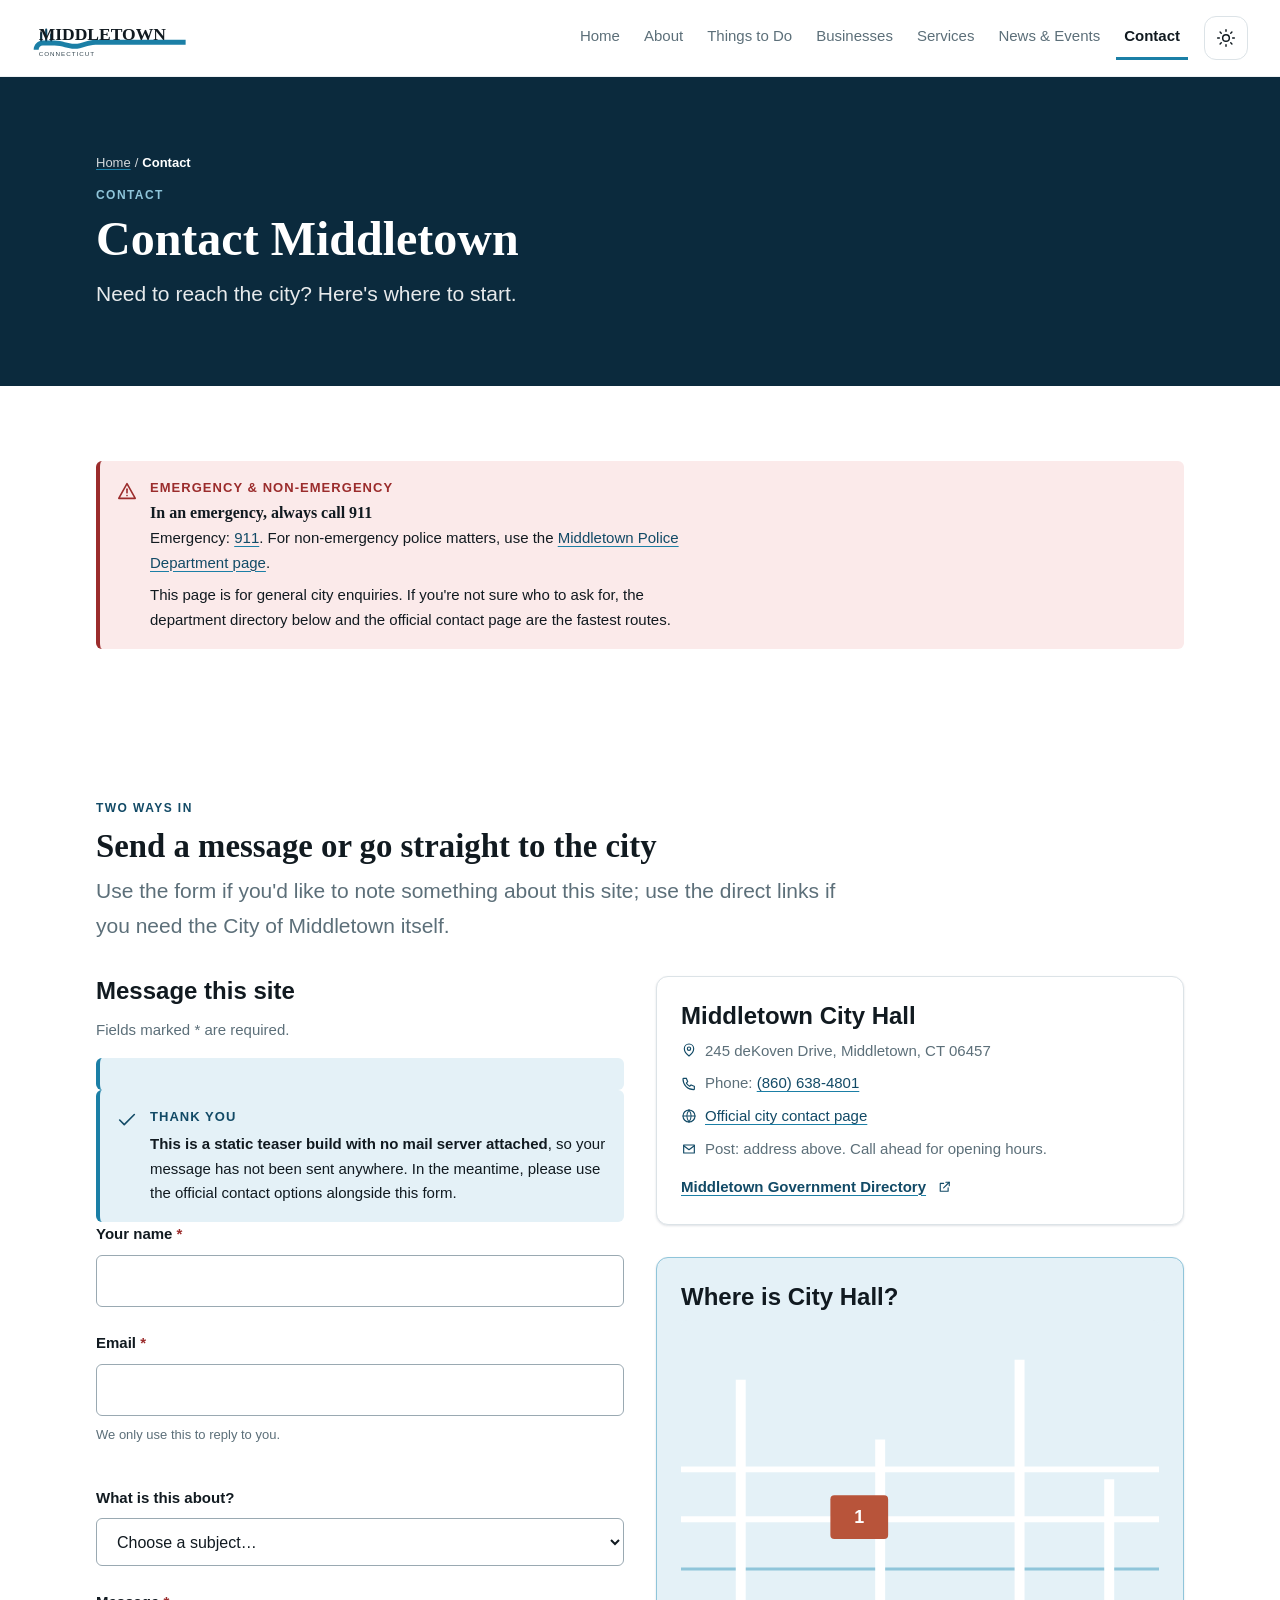
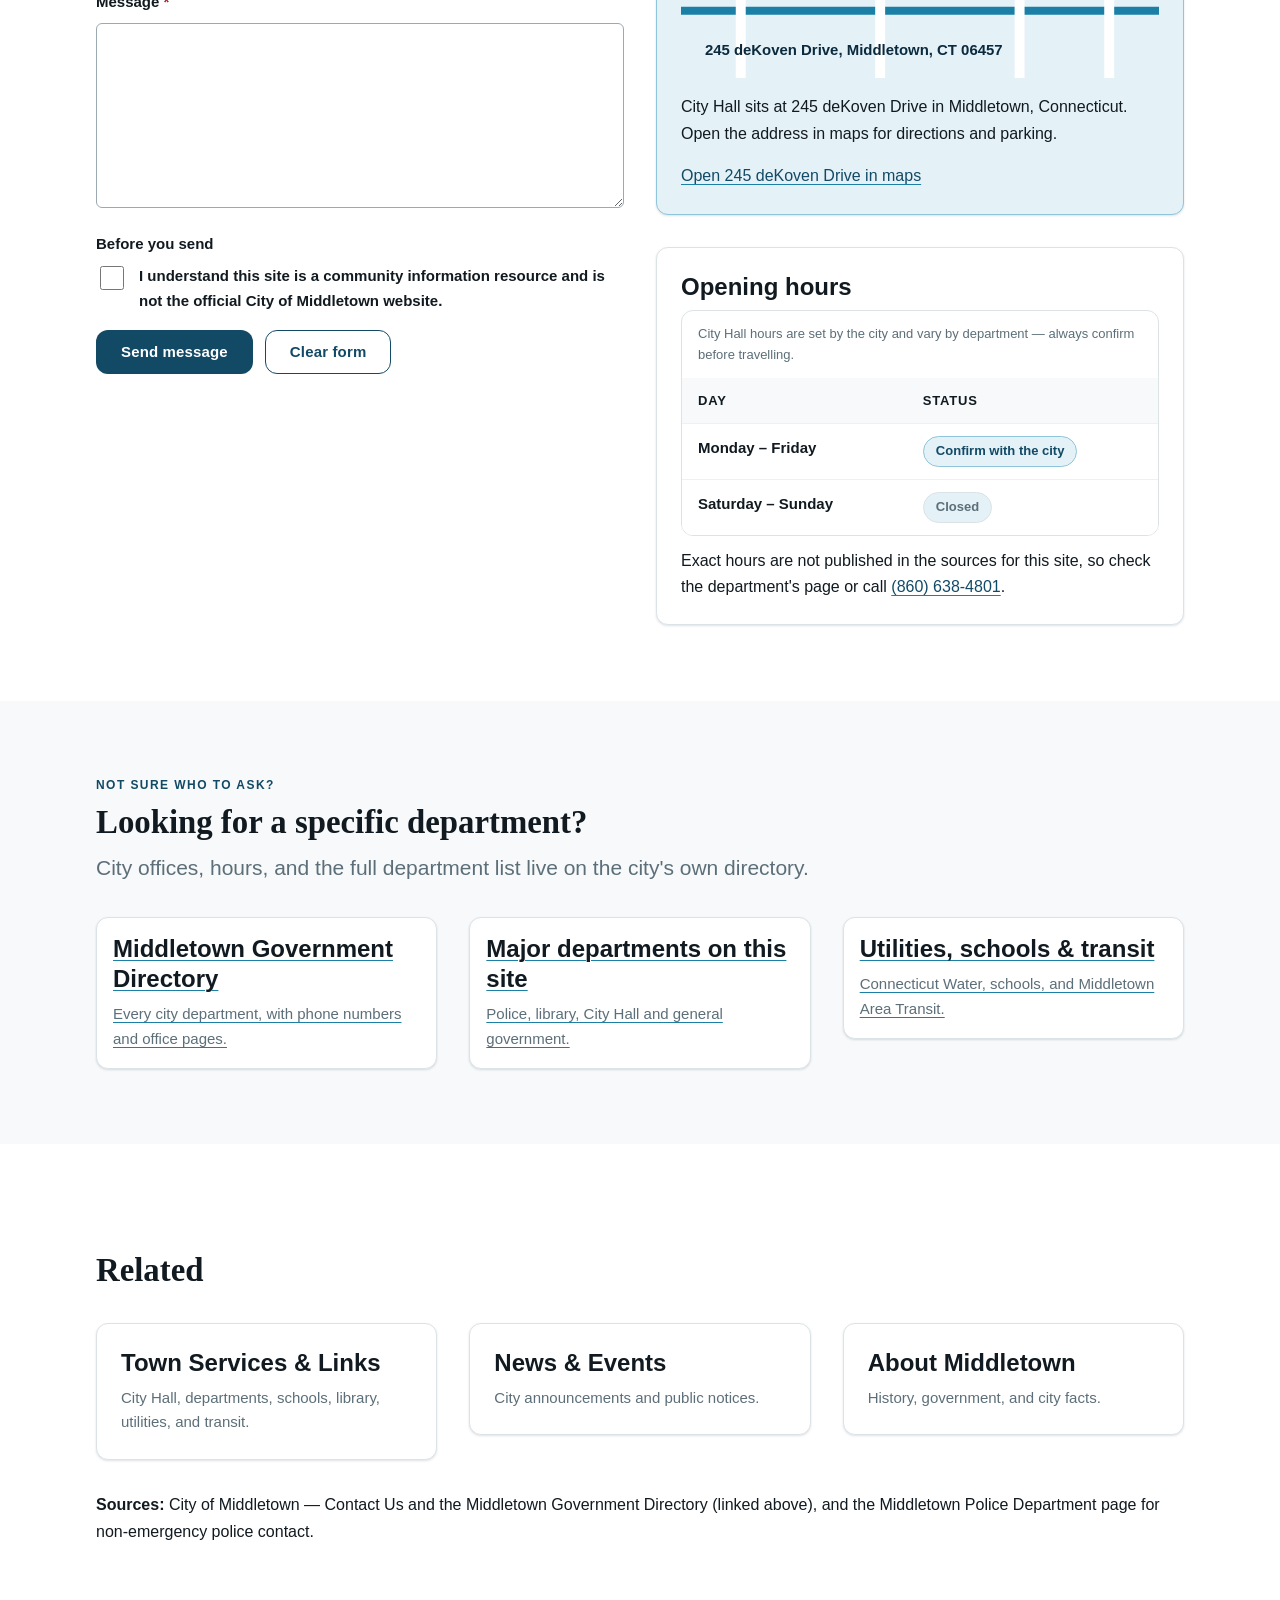
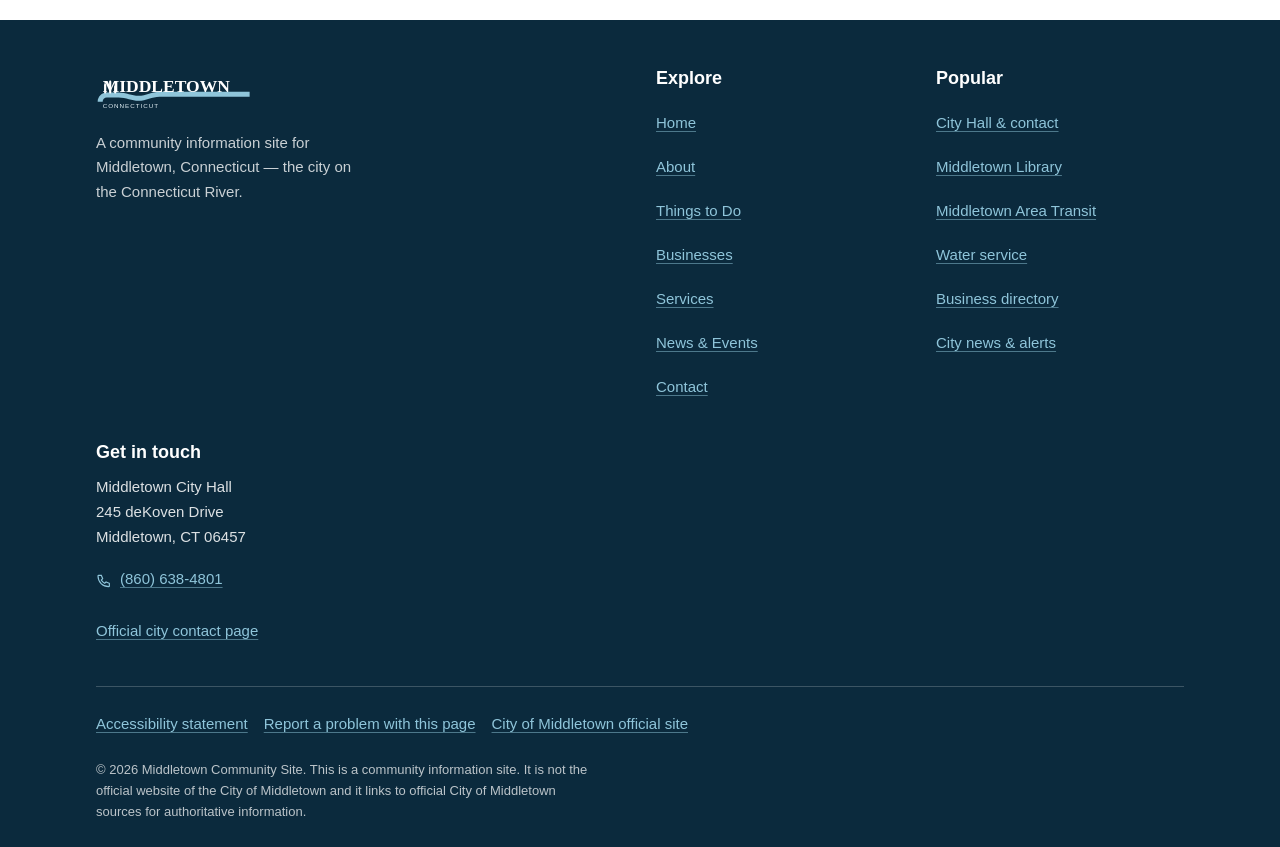
<file: contact.html>
<!DOCTYPE html>
<html lang="en">
<head>
<meta charset="utf-8">
<meta name="viewport" content="width=device-width, initial-scale=1">
<title>Contact Middletown, CT — City Hall &amp; Departments</title>
<meta name="description" content="How to reach the City of Middletown, CT — City Hall address and phone, the official contact page, the government directory, and quick links.">
<link rel="canonical" href="https://springteasers.github.io/middletown-community/contact.html">
<meta name="theme-color" content="#0B2A3D">
<meta property="og:type" content="website">
<meta property="og:site_name" content="Middletown, CT — Community Site">
<meta property="og:title" content="Contact Middletown, CT — City Hall &amp; Departments">
<meta property="og:description" content="City Hall address and phone, the official contact page, and the government directory for Middletown, Connecticut.">
<meta property="og:url" content="https://springteasers.github.io/middletown-community/contact.html">
<meta property="og:image" content="https://springteasers.github.io/middletown-community/images/og-image.svg">
<meta property="og:image:alt" content="Middletown, Connecticut community site">
<meta name="twitter:card" content="summary_large_image">
<link rel="icon" href="images/favicon.svg" type="image/svg+xml">
<link rel="stylesheet" href="css/styles.css">
<script type="application/ld+json">
{
  "@context": "https://schema.org",
  "@type": "ContactPage",
  "name": "Contact Middletown, CT",
  "url": "https://springteasers.github.io/middletown-community/contact.html",
  "mainEntity": {
    "@type": "GovernmentOrganization",
    "name": "City of Middletown, Connecticut",
    "address": {
      "@type": "PostalAddress",
      "streetAddress": "245 deKoven Drive",
      "addressLocality": "Middletown",
      "addressRegion": "CT",
      "postalCode": "06457",
      "addressCountry": "US"
    },
    "telephone": "+1-860-638-4801",
    "url": "https://www.middletownct.gov/991/Contact-Us"
  }
}
</script>
</head>
<body>
<span class="skip-list">
  <a class="skip-link" href="#main">Skip to main content</a>
  <a class="skip-link" href="#contact-form">Skip to the contact form</a>
</span>

<header class="site-header">
  <div class="site-header__inner">
    <a class="brand" href="index.html" aria-label="Middletown, Connecticut — community site home">
      <img src="images/logo-horizontal.svg" alt="" width="200" height="48">
      <span class="sr-only">Middletown community site</span>
    </a>
    <nav class="primary-nav" aria-label="Primary">
      <a href="index.html">Home</a>
      <a href="about.html">About</a>
      <a href="things-to-do.html">Things to Do</a>
      <a href="businesses.html">Businesses</a>
      <a href="services.html">Services</a>
      <a href="news-events.html">News &amp; Events</a>
      <a href="contact.html" aria-current="page">Contact</a>
    </nav>
    <div class="header-utils">
      <button class="icon-btn theme-toggle" type="button" aria-pressed="false" aria-label="Switch to dark theme" title="Switch to dark theme">
        <svg class="icon-sun" viewBox="0 0 24 24" fill="none" stroke="currentColor" stroke-width="1.75" stroke-linecap="round" aria-hidden="true" focusable="false"><circle cx="12" cy="12" r="4"/><path d="M12 2v2M12 20v2M2 12h2M20 12h2M4.9 4.9l1.4 1.4M17.7 17.7l1.4 1.4M19.1 4.9l-1.4 1.4M6.3 17.7l-1.4 1.4"/></svg>
        <svg class="icon-moon" viewBox="0 0 24 24" fill="none" stroke="currentColor" stroke-width="1.75" stroke-linecap="round" stroke-linejoin="round" aria-hidden="true" focusable="false"><path d="M21 12.8A9 9 0 1 1 11.2 3a7 7 0 0 0 9.8 9.8z"/></svg>
      </button>
      <button class="icon-btn icon-btn--menu js-menu-open" type="button" aria-expanded="false" aria-controls="nav-sheet" aria-label="Open menu">
        <svg viewBox="0 0 24 24" fill="none" stroke="currentColor" stroke-width="1.75" stroke-linecap="round" aria-hidden="true" focusable="false"><path d="M3 6h18M3 12h18M3 18h18"/></svg>
      </button>
    </div>
  </div>
</header>

<div class="nav-sheet" id="nav-sheet" data-open="false" role="dialog" aria-modal="true" aria-label="Site menu">
  <div class="nav-sheet__top">
    <span class="brand" aria-hidden="true"><img src="images/logo-horizontal-inverse.svg" alt="" width="200" height="48"></span>
    <button class="icon-btn nav-sheet__close js-menu-close" type="button" aria-label="Close menu">
      <svg viewBox="0 0 24 24" fill="none" stroke="currentColor" stroke-width="1.75" stroke-linecap="round" aria-hidden="true" focusable="false"><path d="M6 6l12 12M18 6L6 18"/></svg>
    </button>
  </div>
  <nav aria-label="Site menu">
    <ul>
      <li><a href="index.html">Home</a></li>
      <li><a href="about.html">About</a></li>
      <li><a href="things-to-do.html">Things to Do</a></li>
      <li><a href="businesses.html">Businesses</a></li>
      <li><a href="services.html">Services</a></li>
      <li><a href="news-events.html">News &amp; Events</a></li>
      <li><a href="contact.html" aria-current="page">Contact</a></li>
    </ul>
  </nav>
  <div class="nav-sheet__foot">
    <button class="icon-btn theme-toggle" type="button" aria-pressed="false" aria-label="Switch to dark theme" title="Switch to dark theme" style="width:100%;justify-content:center;display:flex;gap:.5rem">
      <svg class="icon-sun" viewBox="0 0 24 24" fill="none" stroke="currentColor" stroke-width="1.75" stroke-linecap="round" aria-hidden="true" focusable="false"><circle cx="12" cy="12" r="4"/><path d="M12 2v2M12 20v2M2 12h2M20 12h2M4.9 4.9l1.4 1.4M17.7 17.7l1.4 1.4M19.1 4.9l-1.4 1.4M6.3 17.7l-1.4 1.4"/></svg>
      <svg class="icon-moon" viewBox="0 0 24 24" fill="none" stroke="currentColor" stroke-width="1.75" stroke-linecap="round" stroke-linejoin="round" aria-hidden="true" focusable="false"><path d="M21 12.8A9 9 0 1 1 11.2 3a7 7 0 0 0 9.8 9.8z"/></svg>
      <span>Light / dark theme</span>
    </button>
    <a class="btn btn--inverse" href="services.html">Town Services</a>
  </div>
</div>

<main id="main">
  <section class="page-header" aria-labelledby="page-title">
    <div class="container">
      <nav class="breadcrumb" aria-label="Breadcrumb">
        <ol>
          <li><a href="index.html">Home</a></li>
          <li aria-hidden="true">/</li>
          <li><span aria-current="page">Contact</span></li>
        </ol>
      </nav>
      <p class="eyebrow">Contact</p>
      <h1 id="page-title">Contact Middletown</h1>
      <p class="lead">Need to reach the city? Here's where to start.</p>
    </div>
  </section>

  <section class="section" aria-labelledby="urgent-title">
    <div class="container">
      <div class="notice notice--alert" role="status">
        <svg viewBox="0 0 24 24" fill="none" stroke="currentColor" stroke-width="1.75" stroke-linecap="round" stroke-linejoin="round" aria-hidden="true" focusable="false"><path d="M12 4l9 16H3z"/><path d="M12 10v4"/><path d="M12 17h.01"/></svg>
        <div>
          <span class="notice__label">Emergency &amp; non-emergency</span>
          <h2 class="notice__title" id="urgent-title">In an emergency, always call 911</h2>
          <p>Emergency: <a class="tnum" href="tel:911">911</a>. For non-emergency police matters, use the <a href="https://www.middletownct.gov/Departments/Police" target="_blank" rel="noopener noreferrer">Middletown Police Department page<span class="sr-only"> (opens in a new tab)</span></a>.</p>
          <p>This page is for general city enquiries. If you're not sure who to ask for, the department directory below and the official contact page are the fastest routes.</p>
        </div>
      </div>
    </div>
  </section>

  <section class="section" aria-labelledby="reach-title">
    <div class="container">
      <div class="section__head">
        <p class="eyebrow">Two ways in</p>
        <h2 id="reach-title">Send a message or go straight to the city</h2>
        <p class="section-deck">Use the form if you'd like to note something about this site; use the direct links if you need the City of Middletown itself.</p>
      </div>

      <div class="grid grid--2">
        <div>
          <h3>Message this site</h3>
          <p class="filter-summary">Fields marked <span aria-hidden="true" class="req">*</span> are required.</p>

          <div class="notice notice--info" id="form-summary" role="alert" tabindex="-1" hidden></div>
          <div class="notice notice--info" id="form-success" role="status" tabindex="-1" hidden>
            <svg viewBox="0 0 24 24" fill="none" stroke="currentColor" stroke-width="1.75" stroke-linecap="round" stroke-linejoin="round" aria-hidden="true" focusable="false"><path d="M20 6L9 17l-5-5"/></svg>
            <div>
              <span class="notice__label">Thank you</span>
              <p><strong>This is a static teaser build with no mail server attached</strong>, so your message has not been sent anywhere. In the meantime, please use the official contact options alongside this form.</p>
            </div>
          </div>

          <form class="form-grid" id="contact-form" novalidate>
            <div class="field">
              <label for="cf-name">Your name <span class="req" aria-hidden="true">*</span><span class="sr-only">(required)</span></label>
              <input id="cf-name" name="name" type="text" autocomplete="name" required aria-describedby="cf-name-error">
              <p class="err" id="cf-name-error" hidden></p>
            </div>
            <div class="field">
              <label for="cf-email">Email <span class="req" aria-hidden="true">*</span><span class="sr-only">(required)</span></label>
              <input id="cf-email" name="email" type="email" autocomplete="email" required aria-describedby="cf-email-hint cf-email-error">
              <p class="hint" id="cf-email-hint">We only use this to reply to you.</p>
              <p class="err" id="cf-email-error" hidden></p>
            </div>
            <div class="field">
              <label for="cf-topic">What is this about?</label>
              <select id="cf-topic" name="topic" aria-describedby="cf-topic-error">
                <option value="">Choose a subject&hellip;</option>
                <option value="general">General enquiry</option>
                <option value="correction">Correction to this site</option>
                <option value="listing">Suggest a business listing</option>
                <option value="accessibility">Accessibility problem</option>
              </select>
              <p class="err" id="cf-topic-error" hidden></p>
            </div>
            <div class="field">
              <label for="cf-message">Message <span class="req" aria-hidden="true">*</span><span class="sr-only">(required)</span></label>
              <textarea id="cf-message" name="message" rows="6" required aria-describedby="cf-message-error"></textarea>
              <p class="err" id="cf-message-error" hidden></p>
            </div>
            <div class="field">
              <span class="label" id="cf-consent-label">Before you send</span>
              <label class="check-row" for="cf-consent">
                <input id="cf-consent" name="consent" type="checkbox">
                <span>I understand this site is a community information resource and is not the official City of Middletown website.</span>
              </label>
            </div>
            <div class="btn-row">
              <button class="btn btn--primary" type="submit">Send message</button>
              <button class="btn btn--secondary" type="reset">Clear form</button>
            </div>
          </form>
        </div>

        <div class="stack stack--loose">
          <div class="card">
            <h3 class="card__title">Middletown City Hall</h3>
            <ul class="meta-list">
              <li>
                <svg viewBox="0 0 24 24" fill="none" stroke="currentColor" stroke-width="1.75" stroke-linecap="round" stroke-linejoin="round" aria-hidden="true" focusable="false"><path d="M12 21s7-5.6 7-11a7 7 0 1 0-14 0c0 5.4 7 11 7 11z"/><circle cx="12" cy="10" r="2.5"/></svg>
                <address>245 deKoven Drive, Middletown, CT 06457</address>
              </li>
              <li>
                <svg viewBox="0 0 24 24" fill="none" stroke="currentColor" stroke-width="1.75" stroke-linecap="round" aria-hidden="true" focusable="false"><path d="M4 5h4l2 5-2 2a12 12 0 0 0 5 5l2-2 5 2v4a1 1 0 0 1-1 1A16 16 0 0 1 3 6a1 1 0 0 1 1-1z"/></svg>
                <span>Phone: <a class="tnum" href="tel:+18606384801">(860) 638-4801</a></span>
              </li>
              <li>
                <svg viewBox="0 0 24 24" fill="none" stroke="currentColor" stroke-width="1.75" stroke-linecap="round" stroke-linejoin="round" aria-hidden="true" focusable="false"><circle cx="12" cy="12" r="9"/><path d="M3 12h18"/><path d="M12 3a15 15 0 0 1 0 18"/><path d="M12 3a15 15 0 0 0 0 18"/></svg>
                <a href="https://www.middletownct.gov/991/Contact-Us" target="_blank" rel="noopener noreferrer">Official city contact page<span class="sr-only"> (opens in a new tab)</span></a>
              </li>
              <li>
                <svg viewBox="0 0 24 24" fill="none" stroke="currentColor" stroke-width="1.75" stroke-linecap="round" stroke-linejoin="round" aria-hidden="true" focusable="false"><path d="M4 6h16v12H4z"/><path d="M4 7l8 6 8-6"/></svg>
                <span>Post: address above. Call ahead for opening hours.</span>
              </li>
            </ul>
            <p class="card__foot"><a class="card__link" href="https://www.middletownct.gov/m/directory" target="_blank" rel="noopener noreferrer">Middletown Government Directory<svg class="ext-icon" viewBox="0 0 24 24" fill="none" stroke="currentColor" stroke-width="2" stroke-linecap="round" stroke-linejoin="round" aria-hidden="true" focusable="false"><path d="M14 4h6v6"/><path d="M20 4L10 14"/><path d="M18 14v6H4V6h6"/></svg><span class="sr-only"> (opens in a new tab)</span></a></p>
          </div>

          <div class="card card--accent">
            <h3 class="card__title">Where is City Hall?</h3>
            <div class="card__media" aria-hidden="true">
              <svg viewBox="0 0 480 360" role="presentation" focusable="false" width="480" height="360">
                <rect width="480" height="360" fill="#E4F1F7"/>
                <path d="M0 250h480" stroke="#8FC5DA" stroke-width="3"/>
                <path d="M0 292h480" stroke="#1B7FA6" stroke-width="8"/>
                <path d="M60 360V60M200 360V120M340 360V40M430 360V160" stroke="#FFFFFF" stroke-width="10"/>
                <path d="M0 150h480M0 200h480" stroke="#FFFFFF" stroke-width="6"/>
                <rect x="150" y="176" width="58" height="44" rx="4" fill="#B8543A"/>
                <text x="179" y="204" font-family="Inter, Arial, sans-serif" font-size="18" font-weight="700" fill="#FFFFFF" text-anchor="middle">1</text>
                <text x="24" y="336" font-family="Inter, Arial, sans-serif" font-size="15" font-weight="600" fill="#0B2A3D">245 deKoven Drive, Middletown, CT 06457</text>
              </svg>
            </div>
            <p>City Hall sits at 245 deKoven Drive in Middletown, Connecticut. Open the address in maps for directions and parking.</p>
            <p><a href="https://www.google.com/maps/search/?api=1&amp;query=245+deKoven+Drive+Middletown+CT+06457" target="_blank" rel="noopener noreferrer">Open 245 deKoven Drive in maps<span class="sr-only"> (opens in a new tab)</span></a></p>
          </div>

          <div class="card">
            <h3 class="card__title">Opening hours</h3>
            <div class="table-wrap">
              <table class="dir">
                <caption>City Hall hours are set by the city and vary by department — always confirm before travelling.</caption>
                <thead>
                  <tr>
                    <th scope="col">Day</th>
                    <th scope="col">Status</th>
                  </tr>
                </thead>
                <tbody>
                  <tr>
                    <th scope="row">Monday &ndash; Friday</th>
                    <td data-label="Status"><span class="pill pill--info">Confirm with the city</span></td>
                  </tr>
                  <tr>
                    <th scope="row">Saturday &ndash; Sunday</th>
                    <td data-label="Status"><span class="pill pill--muted">Closed</span></td>
                  </tr>
                </tbody>
              </table>
            </div>
            <p class="card__foot">Exact hours are not published in the sources for this site, so check the department's page or call <a class="tnum" href="tel:+18606384801">(860) 638-4801</a>.</p>
          </div>
        </div>
      </div>
    </div>
  </section>

  <section class="section section--subtle" id="departments" aria-labelledby="departments-title">
    <div class="container">
      <div class="section__head">
        <p class="eyebrow">Not sure who to ask?</p>
        <h2 id="departments-title">Looking for a specific department?</h2>
        <p class="section-deck">City offices, hours, and the full department list live on the city's own directory.</p>
      </div>
      <nav class="grid grid--3" aria-label="Department links">
        <a class="card card--compact" href="https://www.middletownct.gov/m/directory" target="_blank" rel="noopener noreferrer">
          <h3 class="card__title">Middletown Government Directory<span class="sr-only"> (opens in a new tab)</span></h3>
          <p class="card__text">Every city department, with phone numbers and office pages.</p>
        </a>
        <a class="card card--compact" href="services.html#departments">
          <h3 class="card__title">Major departments on this site</h3>
          <p class="card__text">Police, library, City Hall and general government.</p>
        </a>
        <a class="card card--compact" href="services.html#utilities">
          <h3 class="card__title">Utilities, schools &amp; transit</h3>
          <p class="card__text">Connecticut Water, schools, and Middletown Area Transit.</p>
        </a>
      </nav>
    </div>
  </section>

  <section class="section related" aria-labelledby="related-title">
    <div class="container">
      <div class="section__head">
        <h2 id="related-title">Related</h2>
      </div>
      <div class="grid grid--3">
        <article class="card">
          <h3 class="card__title"><a href="services.html">Town Services &amp; Links</a></h3>
          <p class="card__text">City Hall, departments, schools, library, utilities, and transit.</p>
        </article>
        <article class="card">
          <h3 class="card__title"><a href="news-events.html">News &amp; Events</a></h3>
          <p class="card__text">City announcements and public notices.</p>
        </article>
        <article class="card">
          <h3 class="card__title"><a href="about.html">About Middletown</a></h3>
          <p class="card__text">History, government, and city facts.</p>
        </article>
      </div>
      <p class="meta" style="margin-top:var(--space-6)"><strong>Sources:</strong> City of Middletown — Contact Us and the Middletown Government Directory (linked above), and the Middletown Police Department page for non-emergency police contact.</p>
    </div>
  </section>
</main>

<footer class="site-footer">
  <div class="container">
    <div class="foot-grid">
      <div>
        <span class="brand" aria-hidden="true"><img src="images/logo-horizontal-inverse.svg" alt="" width="200" height="48"></span>
        <p class="foot-desc" style="margin-top:var(--space-3)">A community information site for Middletown, Connecticut — the city on the Connecticut River.</p>
      </div>
      <nav aria-label="Footer">
        <h2>Explore</h2>
        <ul>
          <li><a href="index.html">Home</a></li>
          <li><a href="about.html">About</a></li>
          <li><a href="things-to-do.html">Things to Do</a></li>
          <li><a href="businesses.html">Businesses</a></li>
          <li><a href="services.html">Services</a></li>
          <li><a href="news-events.html">News &amp; Events</a></li>
          <li><a href="contact.html">Contact</a></li>
        </ul>
      </nav>
      <div>
        <h2>Popular</h2>
        <ul>
          <li><a href="services.html#city-hall">City Hall &amp; contact</a></li>
          <li><a href="services.html#library">Middletown Library</a></li>
          <li><a href="services.html#transit">Middletown Area Transit</a></li>
          <li><a href="services.html#utilities">Water service</a></li>
          <li><a href="businesses.html">Business directory</a></li>
          <li><a href="news-events.html">City news &amp; alerts</a></li>
        </ul>
      </div>
      <div>
        <h2>Get in touch</h2>
        <div class="foot-contact">
          <address>Middletown City Hall<br>245 deKoven Drive<br>Middletown, CT 06457</address>
          <a href="tel:+18606384801"><svg viewBox="0 0 24 24" fill="none" stroke="currentColor" stroke-width="1.75" stroke-linecap="round" aria-hidden="true" focusable="false"><path d="M4 5h4l2 5-2 2a12 12 0 0 0 5 5l2-2 5 2v4a1 1 0 0 1-1 1A16 16 0 0 1 3 6a1 1 0 0 1 1-1z"/></svg>(860) 638-4801</a>
          <a href="https://www.middletownct.gov/991/Contact-Us" target="_blank" rel="noopener noreferrer">Official city contact page<span class="sr-only"> (opens in a new tab)</span></a>
        </div>
      </div>
    </div>
    <div class="foot-legal">
      <ul>
        <li><a href="accessibility.html">Accessibility statement</a></li>
        <li><a href="contact.html">Report a problem with this page</a></li>
        <li><a href="https://www.middletownct.gov/" target="_blank" rel="noopener noreferrer">City of Middletown official site<span class="sr-only"> (opens in a new tab)</span></a></li>
      </ul>
      <p>&copy; 2026 Middletown Community Site. This is a community information site. It is not the official website of the City of Middletown and it links to official City of Middletown sources for authoritative information.</p>
    </div>
  </div>
</footer>

<button class="to-top" type="button" aria-label="Back to top">
  <svg viewBox="0 0 24 24" fill="none" stroke="currentColor" stroke-width="2" stroke-linecap="round" stroke-linejoin="round" aria-hidden="true" focusable="false"><path d="M12 19V5"/><path d="M6 11l6-6 6 6"/></svg>
</button>

<script src="js/main.js"></script>
</body>
</html>
</file>
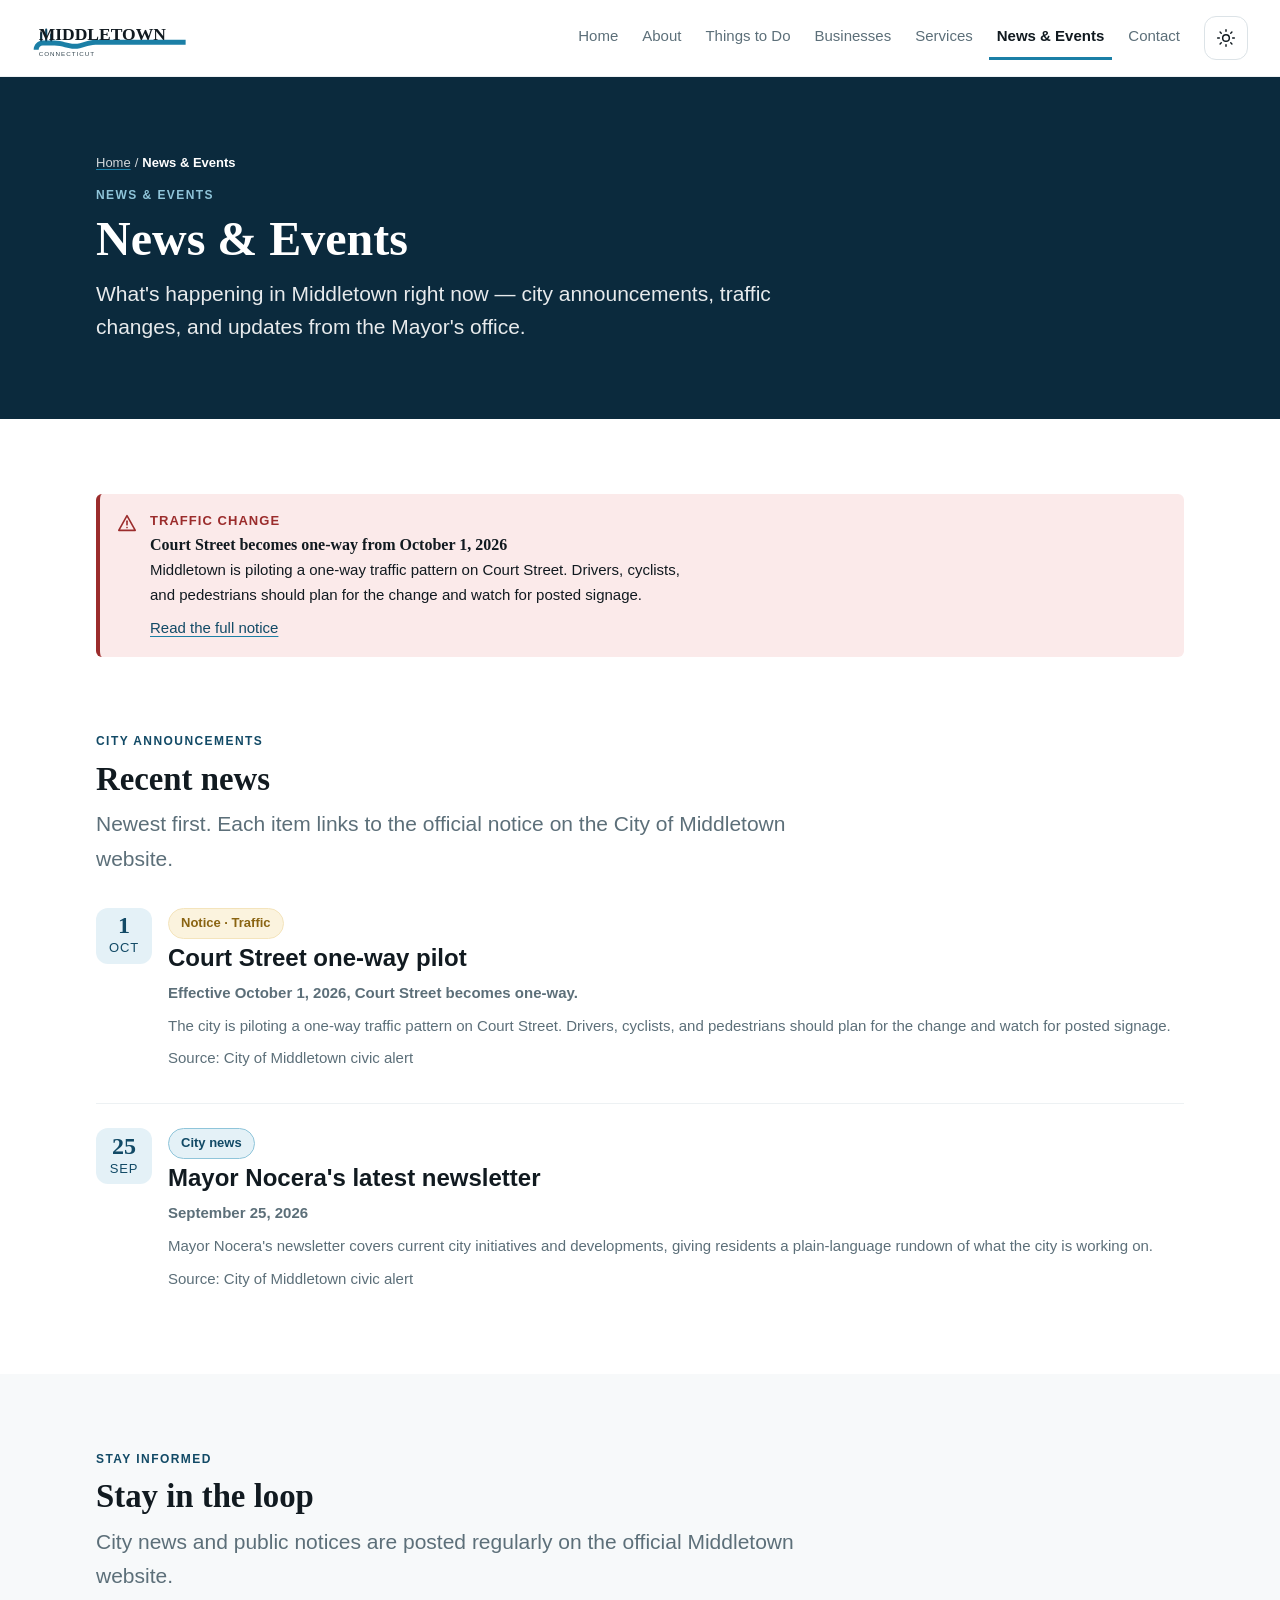
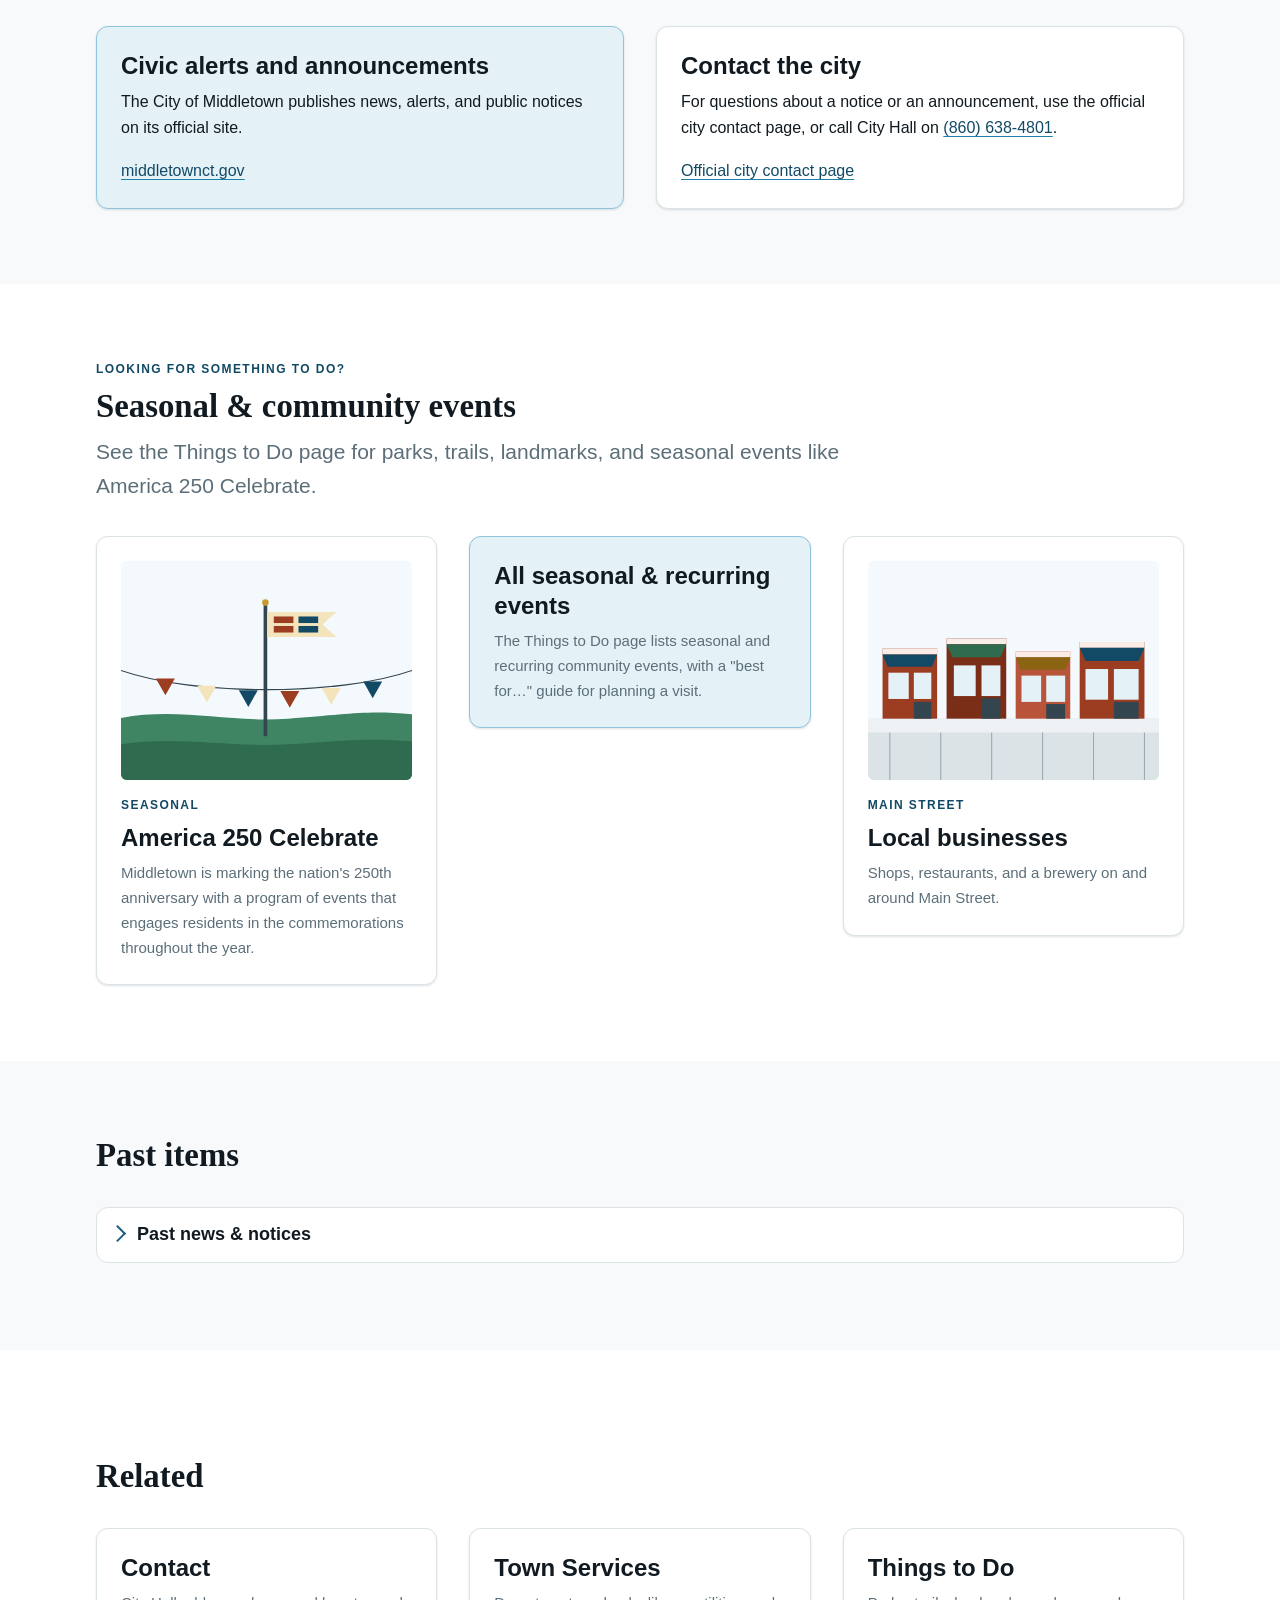
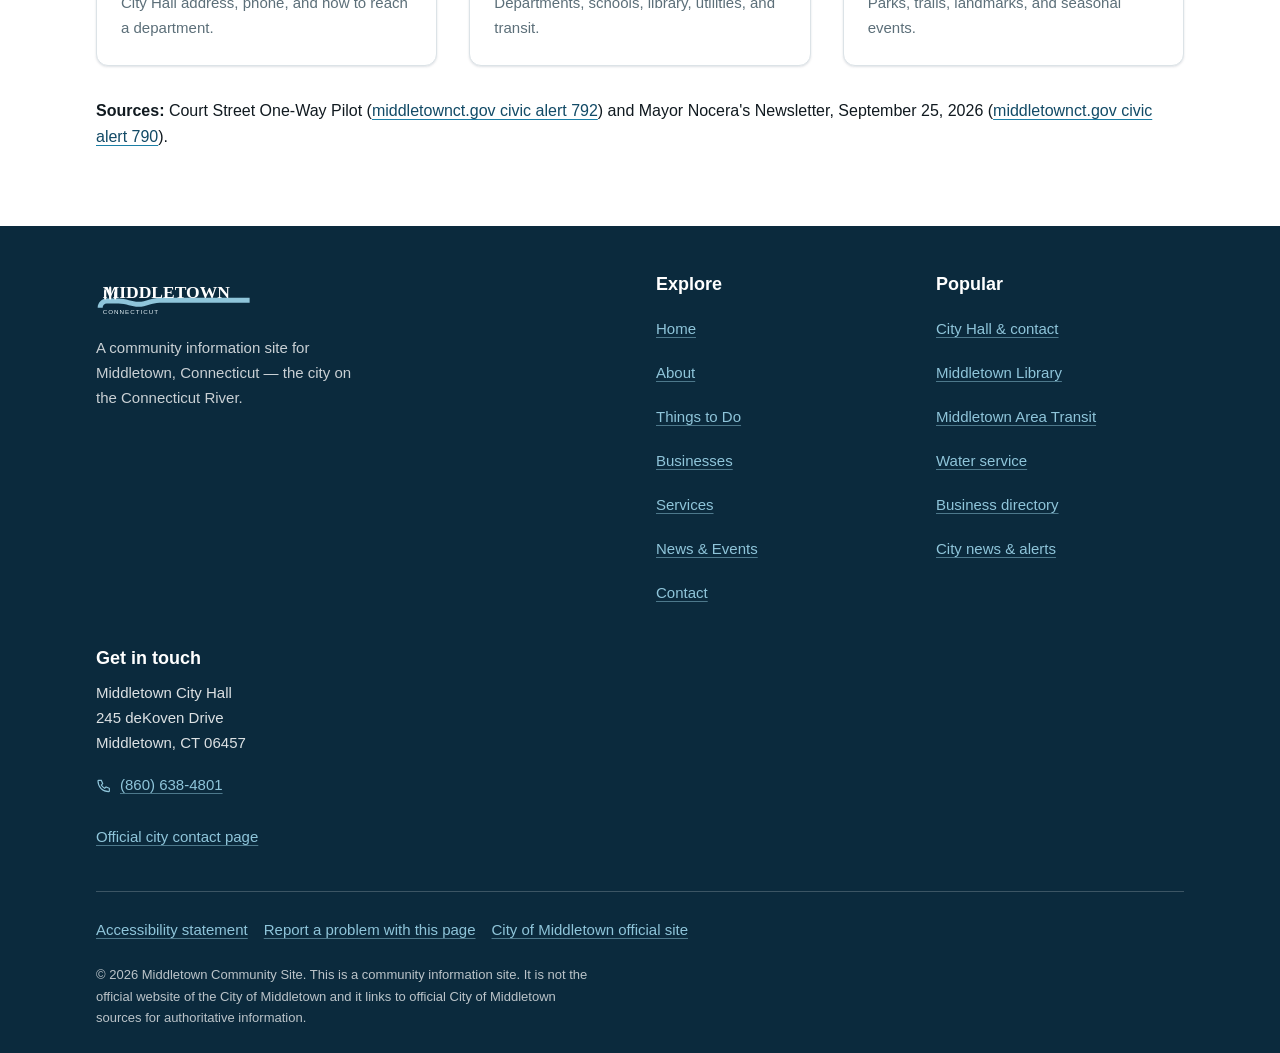
<file: news-events.html>
<!DOCTYPE html>
<html lang="en">
<head>
<meta charset="utf-8">
<meta name="viewport" content="width=device-width, initial-scale=1">
<title>Middletown, CT News &amp; Events</title>
<meta name="description" content="Middletown city announcements and community news — the Court Street one-way pilot and Mayor Nocera's latest newsletter, with links to the official notices.">
<link rel="canonical" href="https://springteasers.github.io/middletown-community/news-events.html">
<meta name="theme-color" content="#0B2A3D">
<meta property="og:type" content="website">
<meta property="og:site_name" content="Middletown, CT — Community Site">
<meta property="og:title" content="Middletown, CT News &amp; Events">
<meta property="og:description" content="Announcements and upcoming community news in Middletown, Connecticut.">
<meta property="og:url" content="https://springteasers.github.io/middletown-community/news-events.html">
<meta property="og:image" content="https://springteasers.github.io/middletown-community/images/og-image.svg">
<meta property="og:image:alt" content="Middletown, Connecticut community site">
<meta name="twitter:card" content="summary_large_image">
<link rel="icon" href="images/favicon.svg" type="image/svg+xml">
<link rel="stylesheet" href="css/styles.css">
<script type="application/ld+json">
{
  "@context": "https://schema.org",
  "@type": "BreadcrumbList",
  "itemListElement": [
    {"@type": "ListItem", "position": 1, "name": "Home", "item": "https://springteasers.github.io/middletown-community/"},
    {"@type": "ListItem", "position": 2, "name": "News & Events", "item": "https://springteasers.github.io/middletown-community/news-events.html"}
  ]
}
</script>
</head>
<body>
<a class="skip-link" href="#main">Skip to main content</a>

<header class="site-header">
  <div class="site-header__inner">
    <a class="brand" href="index.html" aria-label="Middletown, Connecticut — community site home">
      <img src="images/logo-horizontal.svg" alt="" width="200" height="48">
      <span class="sr-only">Middletown community site</span>
    </a>
    <nav class="primary-nav" aria-label="Primary">
      <a href="index.html">Home</a>
      <a href="about.html">About</a>
      <a href="things-to-do.html">Things to Do</a>
      <a href="businesses.html">Businesses</a>
      <a href="services.html">Services</a>
      <a href="news-events.html" aria-current="page">News &amp; Events</a>
      <a href="contact.html">Contact</a>
    </nav>
    <div class="header-utils">
      <button class="icon-btn theme-toggle" type="button" aria-pressed="false" aria-label="Switch to dark theme" title="Switch to dark theme">
        <svg class="icon-sun" viewBox="0 0 24 24" fill="none" stroke="currentColor" stroke-width="1.75" stroke-linecap="round" aria-hidden="true" focusable="false"><circle cx="12" cy="12" r="4"/><path d="M12 2v2M12 20v2M2 12h2M20 12h2M4.9 4.9l1.4 1.4M17.7 17.7l1.4 1.4M19.1 4.9l-1.4 1.4M6.3 17.7l-1.4 1.4"/></svg>
        <svg class="icon-moon" viewBox="0 0 24 24" fill="none" stroke="currentColor" stroke-width="1.75" stroke-linecap="round" stroke-linejoin="round" aria-hidden="true" focusable="false"><path d="M21 12.8A9 9 0 1 1 11.2 3a7 7 0 0 0 9.8 9.8z"/></svg>
      </button>
      <button class="icon-btn icon-btn--menu js-menu-open" type="button" aria-expanded="false" aria-controls="nav-sheet" aria-label="Open menu">
        <svg viewBox="0 0 24 24" fill="none" stroke="currentColor" stroke-width="1.75" stroke-linecap="round" aria-hidden="true" focusable="false"><path d="M3 6h18M3 12h18M3 18h18"/></svg>
      </button>
    </div>
  </div>
</header>

<div class="nav-sheet" id="nav-sheet" data-open="false" role="dialog" aria-modal="true" aria-label="Site menu">
  <div class="nav-sheet__top">
    <span class="brand" aria-hidden="true"><img src="images/logo-horizontal-inverse.svg" alt="" width="200" height="48"></span>
    <button class="icon-btn nav-sheet__close js-menu-close" type="button" aria-label="Close menu">
      <svg viewBox="0 0 24 24" fill="none" stroke="currentColor" stroke-width="1.75" stroke-linecap="round" aria-hidden="true" focusable="false"><path d="M6 6l12 12M18 6L6 18"/></svg>
    </button>
  </div>
  <nav aria-label="Site menu">
    <ul>
      <li><a href="index.html">Home</a></li>
      <li><a href="about.html">About</a></li>
      <li><a href="things-to-do.html">Things to Do</a></li>
      <li><a href="businesses.html">Businesses</a></li>
      <li><a href="services.html">Services</a></li>
      <li><a href="news-events.html" aria-current="page">News &amp; Events</a></li>
      <li><a href="contact.html">Contact</a></li>
    </ul>
  </nav>
  <div class="nav-sheet__foot">
    <button class="icon-btn theme-toggle" type="button" aria-pressed="false" aria-label="Switch to dark theme" title="Switch to dark theme" style="width:100%;justify-content:center;display:flex;gap:.5rem">
      <svg class="icon-sun" viewBox="0 0 24 24" fill="none" stroke="currentColor" stroke-width="1.75" stroke-linecap="round" aria-hidden="true" focusable="false"><circle cx="12" cy="12" r="4"/><path d="M12 2v2M12 20v2M2 12h2M20 12h2M4.9 4.9l1.4 1.4M17.7 17.7l1.4 1.4M19.1 4.9l-1.4 1.4M6.3 17.7l-1.4 1.4"/></svg>
      <svg class="icon-moon" viewBox="0 0 24 24" fill="none" stroke="currentColor" stroke-width="1.75" stroke-linecap="round" stroke-linejoin="round" aria-hidden="true" focusable="false"><path d="M21 12.8A9 9 0 1 1 11.2 3a7 7 0 0 0 9.8 9.8z"/></svg>
      <span>Light / dark theme</span>
    </button>
    <a class="btn btn--inverse" href="contact.html">Contact the City</a>
  </div>
</div>

<main id="main">
  <section class="page-header" aria-labelledby="page-title">
    <div class="container">
      <nav class="breadcrumb" aria-label="Breadcrumb">
        <ol>
          <li><a href="index.html">Home</a></li>
          <li aria-hidden="true">/</li>
          <li><span aria-current="page">News &amp; Events</span></li>
        </ol>
      </nav>
      <p class="eyebrow">News &amp; events</p>
      <h1 id="page-title">News &amp; Events</h1>
      <p class="lead">What's happening in Middletown right now — city announcements, traffic changes, and updates from the Mayor's office.</p>
    </div>
  </section>

  <section class="section" aria-labelledby="alert-title">
    <div class="container">
      <div class="notice notice--alert" role="status">
        <svg viewBox="0 0 24 24" fill="none" stroke="currentColor" stroke-width="1.75" stroke-linecap="round" stroke-linejoin="round" aria-hidden="true" focusable="false"><path d="M12 4l9 16H3z"/><path d="M12 10v4"/><path d="M12 17h.01"/></svg>
        <div>
          <span class="notice__label">Traffic change</span>
          <h2 class="notice__title" id="alert-title">Court Street becomes one-way from October 1, 2026</h2>
          <p>Middletown is piloting a one-way traffic pattern on Court Street. Drivers, cyclists, and pedestrians should plan for the change and watch for posted signage.</p>
          <p><a href="https://www.middletownct.gov/CivicAlerts.aspx?AID=792" target="_blank" rel="noopener noreferrer">Read the full notice<span class="sr-only"> (opens in a new tab)</span></a></p>
        </div>
      </div>
    </div>
  </section>

  <section class="section section--flush-top" aria-labelledby="news-title">
    <div class="container">
      <div class="section__head">
        <p class="eyebrow">City announcements</p>
        <h2 id="news-title">Recent news</h2>
        <p class="section-deck">Newest first. Each item links to the official notice on the City of Middletown website.</p>
      </div>
      <ul class="post-list">
        <li class="post" id="court-street">
          <span class="post__date" aria-hidden="true"><span class="d">1</span><span class="m">Oct</span></span>
          <div class="post__body">
            <span class="pill pill--notice">Notice &middot; Traffic</span>
            <h3><a href="https://www.middletownct.gov/CivicAlerts.aspx?AID=792" target="_blank" rel="noopener noreferrer">Court Street one-way pilot<span class="sr-only"> (opens in a new tab)</span></a></h3>
            <p><strong>Effective <time datetime="2026-10-01">October 1, 2026</time>, Court Street becomes one-way.</strong></p>
            <p>The city is piloting a one-way traffic pattern on Court Street. Drivers, cyclists, and pedestrians should plan for the change and watch for posted signage.</p>
            <p class="post__meta">
              <span>Source: City of Middletown civic alert</span>
            </p>
          </div>
        </li>
        <li class="post" id="mayor-newsletter">
          <span class="post__date" aria-hidden="true"><span class="d">25</span><span class="m">Sep</span></span>
          <div class="post__body">
            <span class="pill pill--info">City news</span>
            <h3><a href="https://www.middletownct.gov/CivicAlerts.aspx?AID=790" target="_blank" rel="noopener noreferrer">Mayor Nocera's latest newsletter<span class="sr-only"> (opens in a new tab)</span></a></h3>
            <p><strong><time datetime="2026-09-25">September 25, 2026</time></strong></p>
            <p>Mayor Nocera's newsletter covers current city initiatives and developments, giving residents a plain-language rundown of what the city is working on.</p>
            <p class="post__meta">
              <span>Source: City of Middletown civic alert</span>
            </p>
          </div>
        </li>
      </ul>
    </div>
  </section>

  <section class="section section--subtle" aria-labelledby="loop-title">
    <div class="container">
      <div class="section__head">
        <p class="eyebrow">Stay informed</p>
        <h2 id="loop-title">Stay in the loop</h2>
        <p class="section-deck">City news and public notices are posted regularly on the official Middletown website.</p>
      </div>
      <div class="grid grid--2">
        <div class="card card--accent">
          <h3 class="card__title">Civic alerts and announcements</h3>
          <p>The City of Middletown publishes news, alerts, and public notices on its official site.</p>
          <p><a href="https://www.middletownct.gov/" target="_blank" rel="noopener noreferrer">middletownct.gov<span class="sr-only"> (opens in a new tab)</span></a></p>
        </div>
        <div class="card">
          <h3 class="card__title">Contact the city</h3>
          <p>For questions about a notice or an announcement, use the official city contact page, or call City Hall on <a class="tnum" href="tel:+18606384801">(860) 638-4801</a>.</p>
          <p><a href="https://www.middletownct.gov/991/Contact-Us" target="_blank" rel="noopener noreferrer">Official city contact page<span class="sr-only"> (opens in a new tab)</span></a></p>
        </div>
      </div>
    </div>
  </section>

  <section class="section" aria-labelledby="todo-title">
    <div class="container">
      <div class="section__head">
        <p class="eyebrow">Looking for something to do?</p>
        <h2 id="todo-title">Seasonal &amp; community events</h2>
        <p class="section-deck">See the Things to Do page for parks, trails, landmarks, and seasonal events like America 250 Celebrate.</p>
      </div>
      <div class="grid grid--3">
        <article class="card">
          <div class="card__media">
            <img src="images/card-anniversary.svg" alt="Illustration of a flag beside a lawn with bunting, marking a civic anniversary" width="800" height="600" loading="lazy">
          </div>
          <p class="card__eyebrow">Seasonal</p>
          <h3 class="card__title"><a href="things-to-do.html#america-250">America 250 Celebrate</a></h3>
          <p class="card__text">Middletown is marking the nation's 250th anniversary with a program of events that engages residents in the commemorations throughout the year.</p>
        </article>
        <article class="card card--accent">
          <h3 class="card__title"><a href="things-to-do.html#events">All seasonal &amp; recurring events</a></h3>
          <p class="card__text">The Things to Do page lists seasonal and recurring community events, with a "best for…" guide for planning a visit.</p>
        </article>
        <article class="card">
          <div class="card__media">
            <img src="images/card-mainstreet.svg" alt="Illustration of a downtown storefront row on a brick-paved main street" width="800" height="600" loading="lazy">
          </div>
          <p class="card__eyebrow">Main Street</p>
          <h3 class="card__title"><a href="businesses.html">Local businesses</a></h3>
          <p class="card__text">Shops, restaurants, and a brewery on and around Main Street.</p>
        </article>
      </div>
    </div>
  </section>

  <section class="section section--subtle" aria-labelledby="past-title">
    <div class="container">
      <div class="section__head">
        <h2 id="past-title">Past items</h2>
      </div>
      <details class="acc">
        <summary>Past news &amp; notices</summary>
        <div class="acc__body">
          <p>The two items above are the most recent recorded on this page. Older city announcements are archived on the official City of Middletown website.</p>
          <p><a href="https://www.middletownct.gov/" target="_blank" rel="noopener noreferrer">City of Middletown announcements<span class="sr-only"> (opens in a new tab)</span></a></p>
        </div>
      </details>
    </div>
  </section>

  <section class="section related" aria-labelledby="related-title">
    <div class="container">
      <div class="section__head">
        <h2 id="related-title">Related</h2>
      </div>
      <div class="grid grid--3">
        <article class="card">
          <h3 class="card__title"><a href="contact.html">Contact</a></h3>
          <p class="card__text">City Hall address, phone, and how to reach a department.</p>
        </article>
        <article class="card">
          <h3 class="card__title"><a href="services.html">Town Services</a></h3>
          <p class="card__text">Departments, schools, library, utilities, and transit.</p>
        </article>
        <article class="card">
          <h3 class="card__title"><a href="things-to-do.html">Things to Do</a></h3>
          <p class="card__text">Parks, trails, landmarks, and seasonal events.</p>
        </article>
      </div>
      <p class="meta" style="margin-top:var(--space-6)"><strong>Sources:</strong> Court Street One-Way Pilot (<a href="https://www.middletownct.gov/CivicAlerts.aspx?AID=792" target="_blank" rel="noopener noreferrer">middletownct.gov civic alert 792<span class="sr-only"> (opens in a new tab)</span></a>) and Mayor Nocera's Newsletter, September 25, 2026 (<a href="https://www.middletownct.gov/CivicAlerts.aspx?AID=790" target="_blank" rel="noopener noreferrer">middletownct.gov civic alert 790<span class="sr-only"> (opens in a new tab)</span></a>).</p>
    </div>
  </section>
</main>

<footer class="site-footer">
  <div class="container">
    <div class="foot-grid">
      <div>
        <span class="brand" aria-hidden="true"><img src="images/logo-horizontal-inverse.svg" alt="" width="200" height="48"></span>
        <p class="foot-desc" style="margin-top:var(--space-3)">A community information site for Middletown, Connecticut — the city on the Connecticut River.</p>
      </div>
      <nav aria-label="Footer">
        <h2>Explore</h2>
        <ul>
          <li><a href="index.html">Home</a></li>
          <li><a href="about.html">About</a></li>
          <li><a href="things-to-do.html">Things to Do</a></li>
          <li><a href="businesses.html">Businesses</a></li>
          <li><a href="services.html">Services</a></li>
          <li><a href="news-events.html">News &amp; Events</a></li>
          <li><a href="contact.html">Contact</a></li>
        </ul>
      </nav>
      <div>
        <h2>Popular</h2>
        <ul>
          <li><a href="services.html#city-hall">City Hall &amp; contact</a></li>
          <li><a href="services.html#library">Middletown Library</a></li>
          <li><a href="services.html#transit">Middletown Area Transit</a></li>
          <li><a href="services.html#utilities">Water service</a></li>
          <li><a href="businesses.html">Business directory</a></li>
          <li><a href="news-events.html">City news &amp; alerts</a></li>
        </ul>
      </div>
      <div>
        <h2>Get in touch</h2>
        <div class="foot-contact">
          <address>Middletown City Hall<br>245 deKoven Drive<br>Middletown, CT 06457</address>
          <a href="tel:+18606384801"><svg viewBox="0 0 24 24" fill="none" stroke="currentColor" stroke-width="1.75" stroke-linecap="round" aria-hidden="true" focusable="false"><path d="M4 5h4l2 5-2 2a12 12 0 0 0 5 5l2-2 5 2v4a1 1 0 0 1-1 1A16 16 0 0 1 3 6a1 1 0 0 1 1-1z"/></svg>(860) 638-4801</a>
          <a href="https://www.middletownct.gov/991/Contact-Us" target="_blank" rel="noopener noreferrer">Official city contact page<span class="sr-only"> (opens in a new tab)</span></a>
        </div>
      </div>
    </div>
    <div class="foot-legal">
      <ul>
        <li><a href="accessibility.html">Accessibility statement</a></li>
        <li><a href="contact.html">Report a problem with this page</a></li>
        <li><a href="https://www.middletownct.gov/" target="_blank" rel="noopener noreferrer">City of Middletown official site<span class="sr-only"> (opens in a new tab)</span></a></li>
      </ul>
      <p>&copy; 2026 Middletown Community Site. This is a community information site. It is not the official website of the City of Middletown and it links to official City of Middletown sources for authoritative information.</p>
    </div>
  </div>
</footer>

<button class="to-top" type="button" aria-label="Back to top">
  <svg viewBox="0 0 24 24" fill="none" stroke="currentColor" stroke-width="2" stroke-linecap="round" stroke-linejoin="round" aria-hidden="true" focusable="false"><path d="M12 19V5"/><path d="M6 11l6-6 6 6"/></svg>
</button>

<script src="js/main.js"></script>
</body>
</html>
</file>
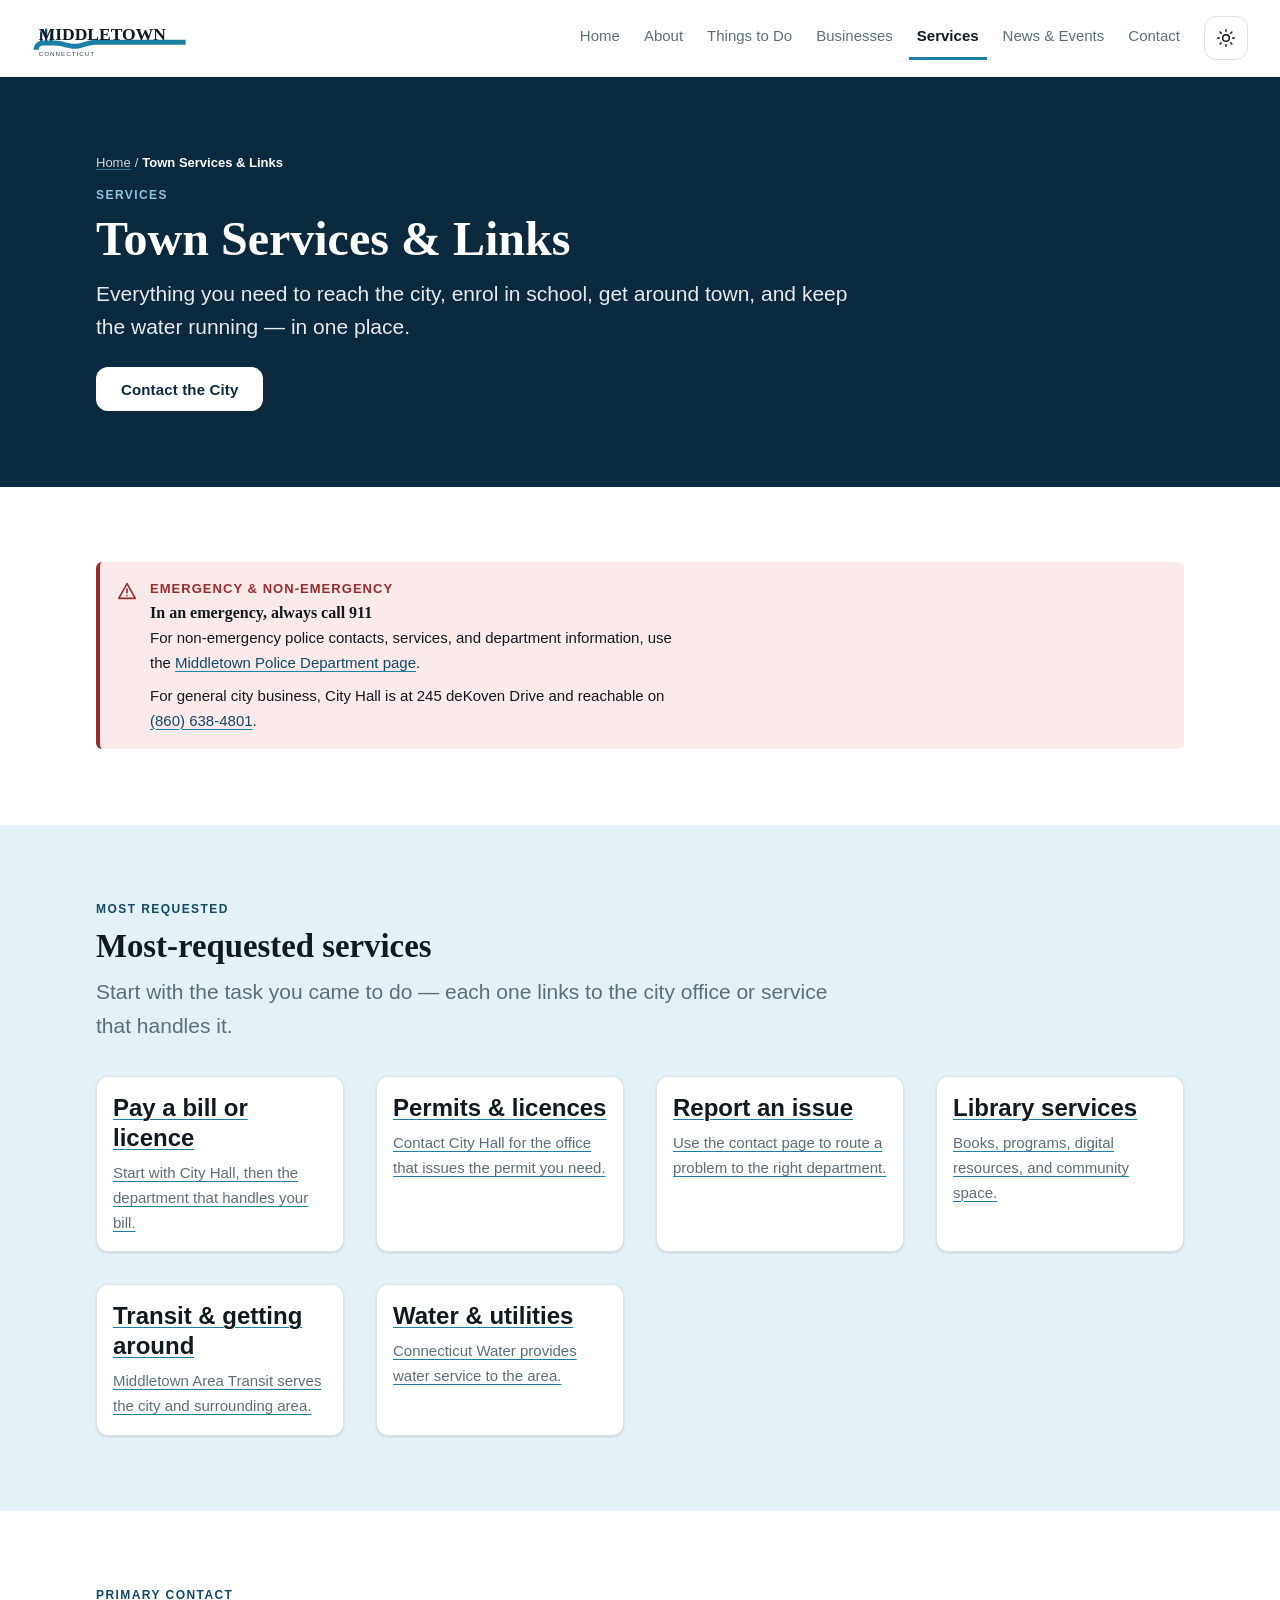
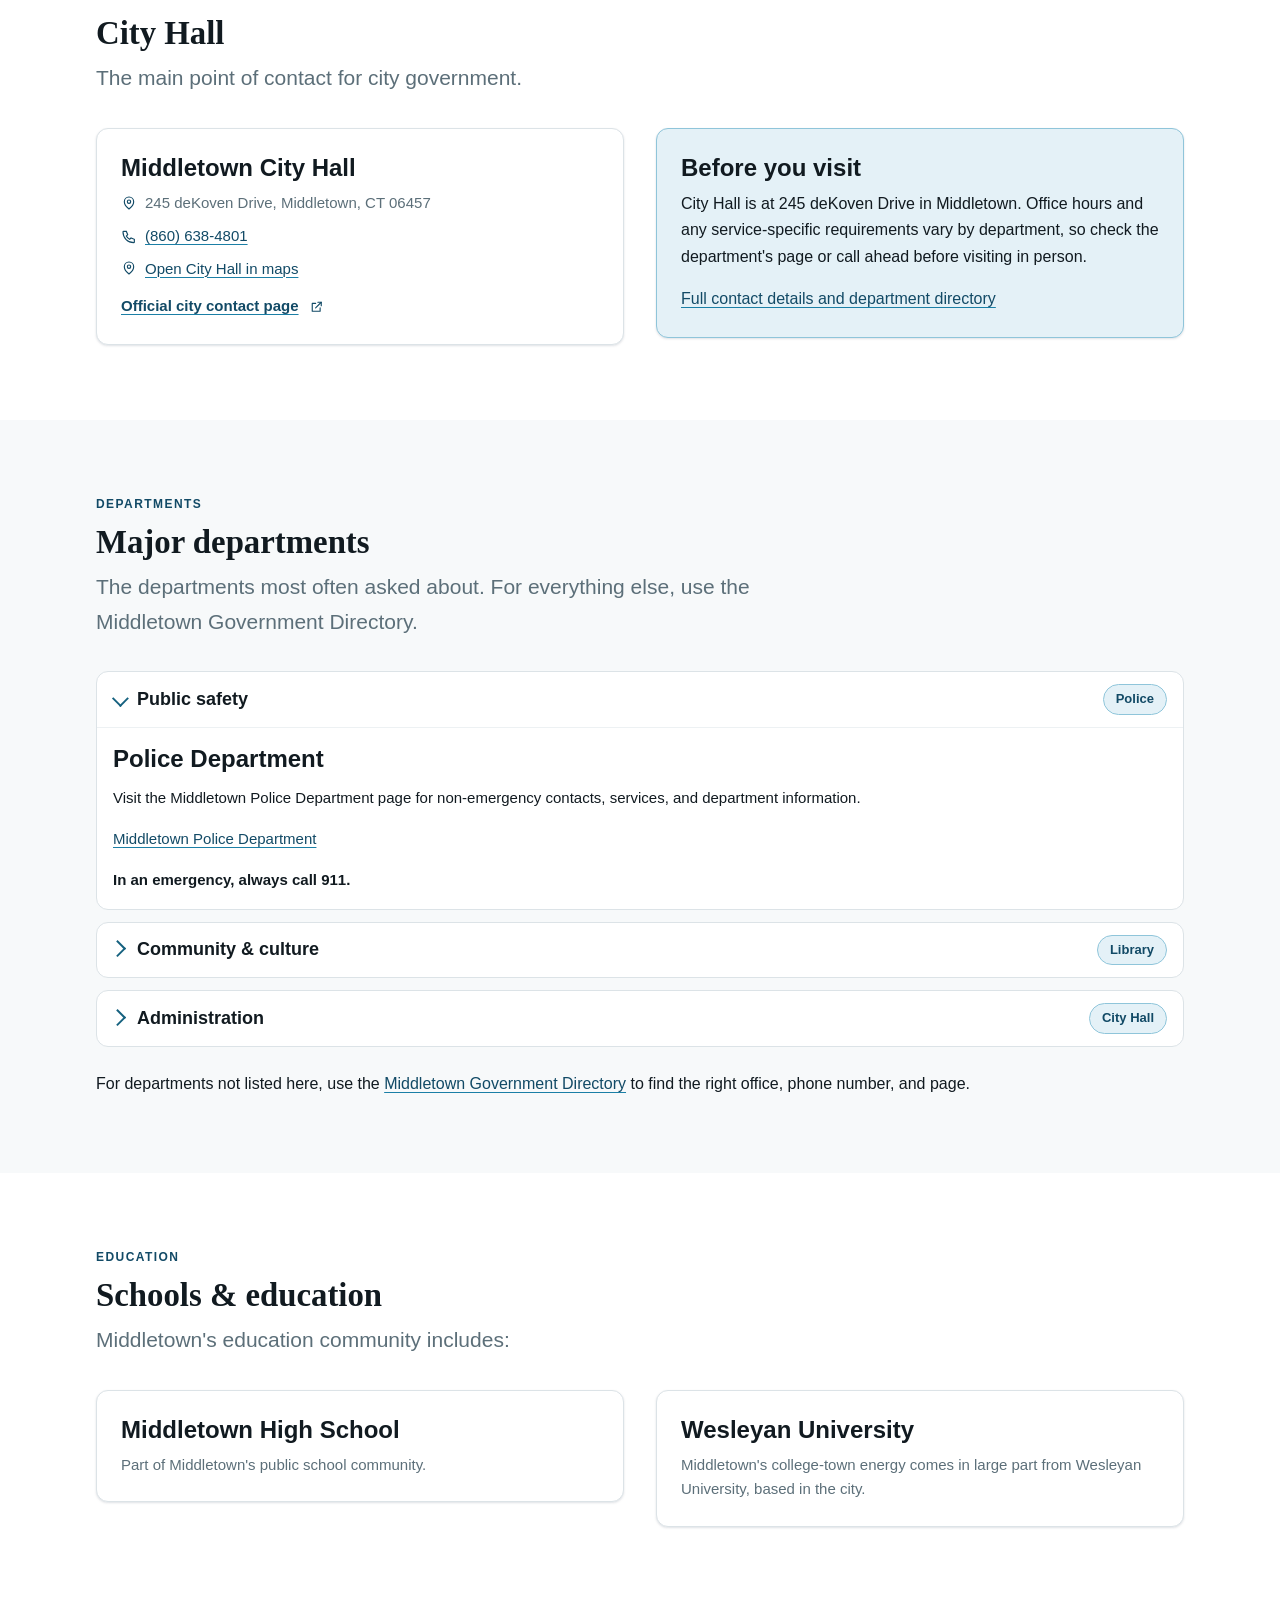
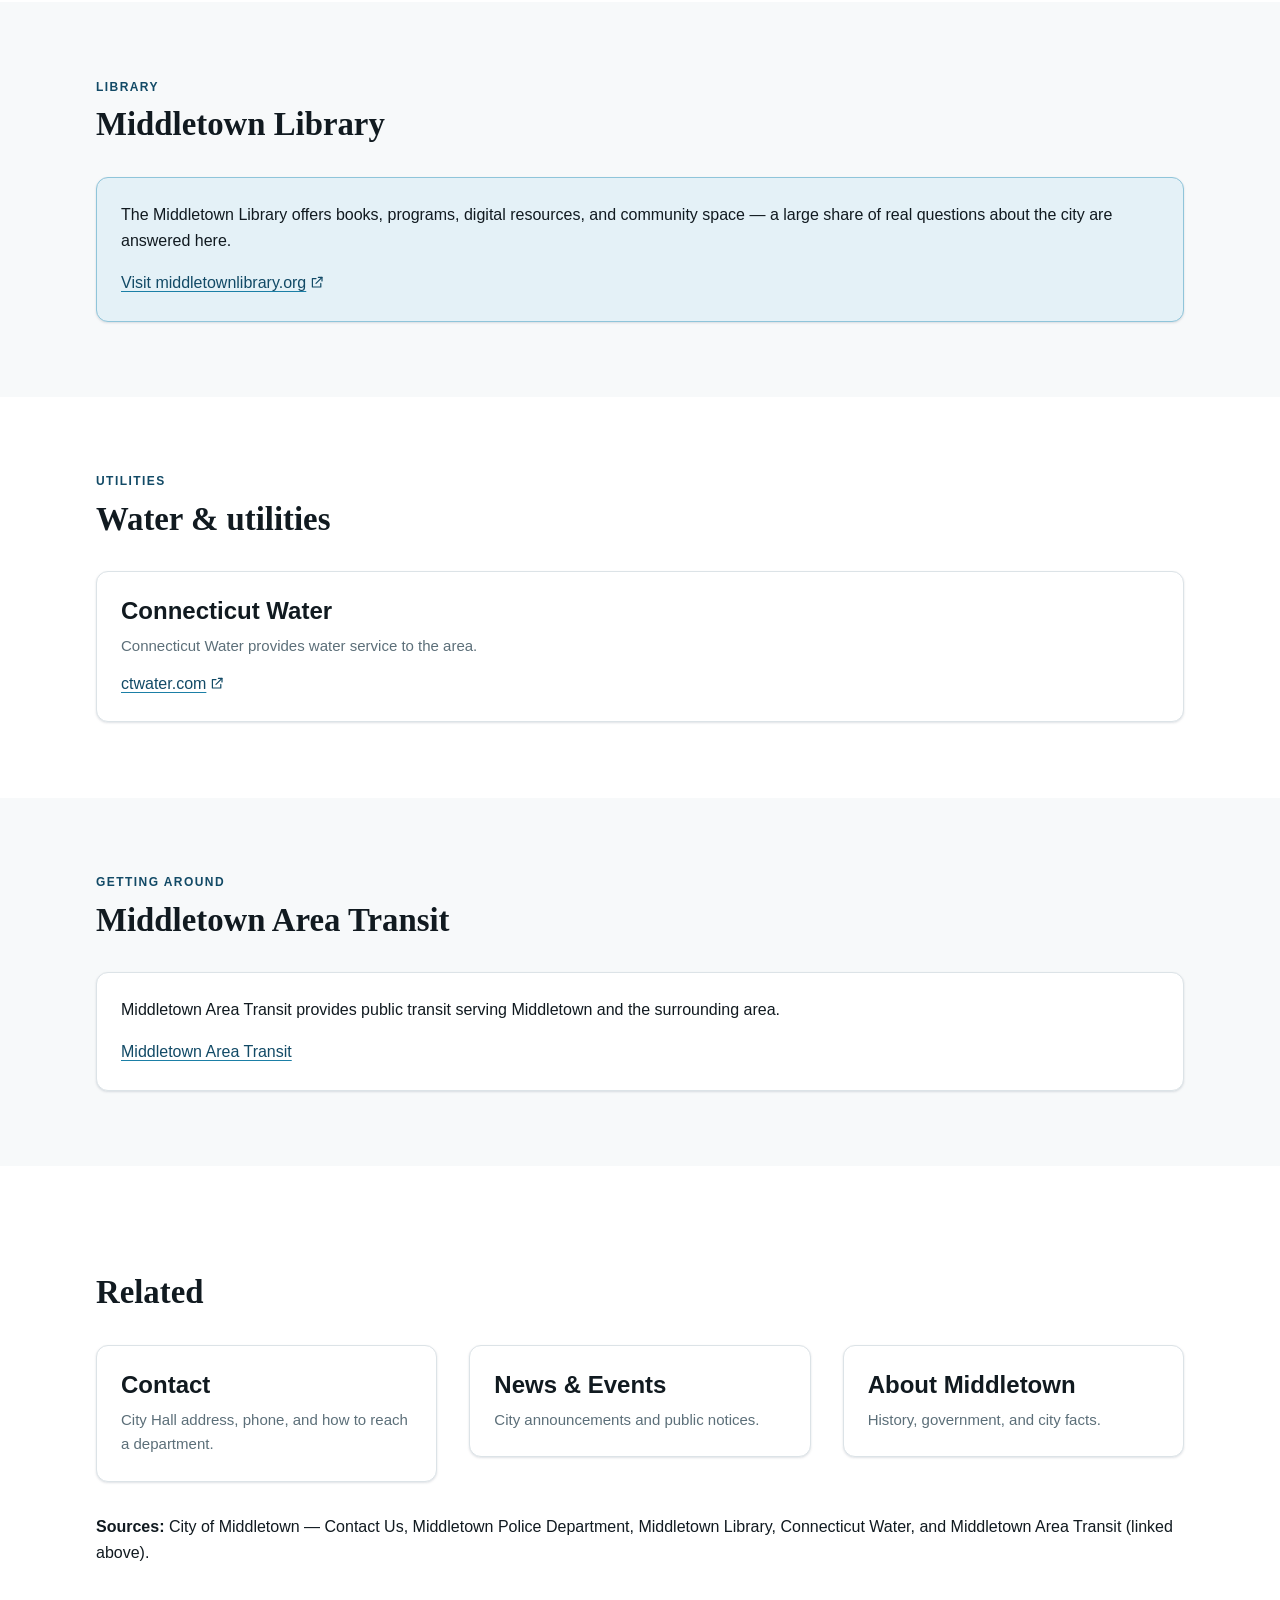
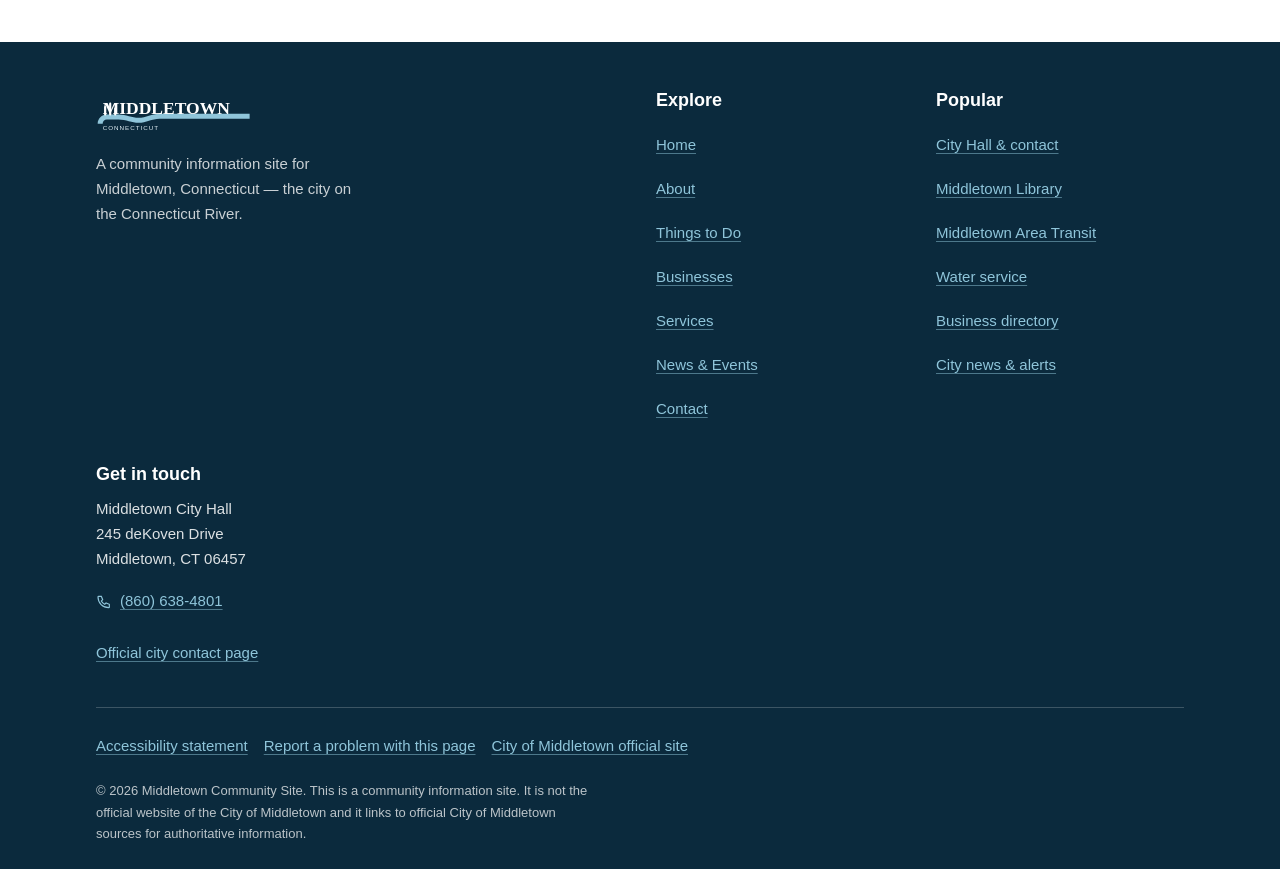
<file: services.html>
<!DOCTYPE html>
<html lang="en">
<head>
<meta charset="utf-8">
<meta name="viewport" content="width=device-width, initial-scale=1">
<title>Town Services &amp; Links — Middletown, CT</title>
<meta name="description" content="City Hall contact details, Middletown police, the public library, Middletown High School, Wesleyan University, Connecticut Water, and Middletown Area Transit.">
<link rel="canonical" href="https://springteasers.github.io/middletown-community/services.html">
<meta name="theme-color" content="#0B2A3D">
<meta property="og:type" content="website">
<meta property="og:site_name" content="Middletown, CT — Community Site">
<meta property="og:title" content="Town Services &amp; Links — Middletown, CT">
<meta property="og:description" content="City Hall, departments, schools, library, utilities, and transit in Middletown, Connecticut.">
<meta property="og:url" content="https://springteasers.github.io/middletown-community/services.html">
<meta property="og:image" content="https://springteasers.github.io/middletown-community/images/og-image.svg">
<meta property="og:image:alt" content="Middletown, Connecticut community site">
<meta name="twitter:card" content="summary_large_image">
<link rel="icon" href="images/favicon.svg" type="image/svg+xml">
<link rel="stylesheet" href="css/styles.css">
<script type="application/ld+json">
{
  "@context": "https://schema.org",
  "@type": "GovernmentOrganization",
  "name": "City of Middletown, Connecticut",
  "address": {
    "@type": "PostalAddress",
    "streetAddress": "245 deKoven Drive",
    "addressLocality": "Middletown",
    "addressRegion": "CT",
    "postalCode": "06457",
    "addressCountry": "US"
  },
  "telephone": "+1-860-638-4801",
  "url": "https://www.middletownct.gov/"
}
</script>
</head>
<body>
<span class="skip-list">
  <a class="skip-link" href="#main">Skip to main content</a>
  <a class="skip-link" href="#departments">Skip to department list</a>
</span>

<header class="site-header">
  <div class="site-header__inner">
    <a class="brand" href="index.html" aria-label="Middletown, Connecticut — community site home">
      <img src="images/logo-horizontal.svg" alt="" width="200" height="48">
      <span class="sr-only">Middletown community site</span>
    </a>
    <nav class="primary-nav" aria-label="Primary">
      <a href="index.html">Home</a>
      <a href="about.html">About</a>
      <a href="things-to-do.html">Things to Do</a>
      <a href="businesses.html">Businesses</a>
      <a href="services.html" aria-current="page">Services</a>
      <a href="news-events.html">News &amp; Events</a>
      <a href="contact.html">Contact</a>
    </nav>
    <div class="header-utils">
      <button class="icon-btn theme-toggle" type="button" aria-pressed="false" aria-label="Switch to dark theme" title="Switch to dark theme">
        <svg class="icon-sun" viewBox="0 0 24 24" fill="none" stroke="currentColor" stroke-width="1.75" stroke-linecap="round" aria-hidden="true" focusable="false"><circle cx="12" cy="12" r="4"/><path d="M12 2v2M12 20v2M2 12h2M20 12h2M4.9 4.9l1.4 1.4M17.7 17.7l1.4 1.4M19.1 4.9l-1.4 1.4M6.3 17.7l-1.4 1.4"/></svg>
        <svg class="icon-moon" viewBox="0 0 24 24" fill="none" stroke="currentColor" stroke-width="1.75" stroke-linecap="round" stroke-linejoin="round" aria-hidden="true" focusable="false"><path d="M21 12.8A9 9 0 1 1 11.2 3a7 7 0 0 0 9.8 9.8z"/></svg>
      </button>
      <button class="icon-btn icon-btn--menu js-menu-open" type="button" aria-expanded="false" aria-controls="nav-sheet" aria-label="Open menu">
        <svg viewBox="0 0 24 24" fill="none" stroke="currentColor" stroke-width="1.75" stroke-linecap="round" aria-hidden="true" focusable="false"><path d="M3 6h18M3 12h18M3 18h18"/></svg>
      </button>
    </div>
  </div>
</header>

<div class="nav-sheet" id="nav-sheet" data-open="false" role="dialog" aria-modal="true" aria-label="Site menu">
  <div class="nav-sheet__top">
    <span class="brand" aria-hidden="true"><img src="images/logo-horizontal-inverse.svg" alt="" width="200" height="48"></span>
    <button class="icon-btn nav-sheet__close js-menu-close" type="button" aria-label="Close menu">
      <svg viewBox="0 0 24 24" fill="none" stroke="currentColor" stroke-width="1.75" stroke-linecap="round" aria-hidden="true" focusable="false"><path d="M6 6l12 12M18 6L6 18"/></svg>
    </button>
  </div>
  <nav aria-label="Site menu">
    <ul>
      <li><a href="index.html">Home</a></li>
      <li><a href="about.html">About</a></li>
      <li><a href="things-to-do.html">Things to Do</a></li>
      <li><a href="businesses.html">Businesses</a></li>
      <li><a href="services.html" aria-current="page">Services</a></li>
      <li><a href="news-events.html">News &amp; Events</a></li>
      <li><a href="contact.html">Contact</a></li>
    </ul>
  </nav>
  <div class="nav-sheet__foot">
    <button class="icon-btn theme-toggle" type="button" aria-pressed="false" aria-label="Switch to dark theme" title="Switch to dark theme" style="width:100%;justify-content:center;display:flex;gap:.5rem">
      <svg class="icon-sun" viewBox="0 0 24 24" fill="none" stroke="currentColor" stroke-width="1.75" stroke-linecap="round" aria-hidden="true" focusable="false"><circle cx="12" cy="12" r="4"/><path d="M12 2v2M12 20v2M2 12h2M20 12h2M4.9 4.9l1.4 1.4M17.7 17.7l1.4 1.4M19.1 4.9l-1.4 1.4M6.3 17.7l-1.4 1.4"/></svg>
      <svg class="icon-moon" viewBox="0 0 24 24" fill="none" stroke="currentColor" stroke-width="1.75" stroke-linecap="round" stroke-linejoin="round" aria-hidden="true" focusable="false"><path d="M21 12.8A9 9 0 1 1 11.2 3a7 7 0 0 0 9.8 9.8z"/></svg>
      <span>Light / dark theme</span>
    </button>
    <a class="btn btn--inverse" href="contact.html">Contact the City</a>
  </div>
</div>

<main id="main">
  <section class="page-header" aria-labelledby="page-title">
    <div class="container">
      <nav class="breadcrumb" aria-label="Breadcrumb">
        <ol>
          <li><a href="index.html">Home</a></li>
          <li aria-hidden="true">/</li>
          <li><span aria-current="page">Town Services &amp; Links</span></li>
        </ol>
      </nav>
      <p class="eyebrow">Services</p>
      <h1 id="page-title">Town Services &amp; Links</h1>
      <p class="lead">Everything you need to reach the city, enrol in school, get around town, and keep the water running — in one place.</p>
      <div class="page-header__actions">
        <a class="btn btn--inverse" href="contact.html">Contact the City</a>
      </div>
    </div>
  </section>

  <section class="section" aria-labelledby="emergency-title">
    <div class="container">
      <div class="notice notice--alert" role="status">
        <svg viewBox="0 0 24 24" fill="none" stroke="currentColor" stroke-width="1.75" stroke-linecap="round" stroke-linejoin="round" aria-hidden="true" focusable="false"><path d="M12 4l9 16H3z"/><path d="M12 10v4"/><path d="M12 17h.01"/></svg>
        <div>
          <span class="notice__label">Emergency &amp; non-emergency</span>
          <h2 class="notice__title" id="emergency-title">In an emergency, always call 911</h2>
          <p>For non-emergency police contacts, services, and department information, use the <a href="https://www.middletownct.gov/Departments/Police" target="_blank" rel="noopener noreferrer">Middletown Police Department page<span class="sr-only"> (opens in a new tab)</span></a>.</p>
          <p>For general city business, City Hall is at 245 deKoven Drive and reachable on <a href="tel:+18606384801">(860) 638-4801</a>.</p>
        </div>
      </div>
    </div>
  </section>

  <section class="section section--accent" id="most-requested" aria-labelledby="requested-title">
    <div class="container">
      <div class="section__head">
        <p class="eyebrow">Most requested</p>
        <h2 id="requested-title">Most-requested services</h2>
        <p class="section-deck">Start with the task you came to do — each one links to the city office or service that handles it.</p>
      </div>
      <nav class="grid grid--tiles" aria-label="Most-requested services">
        <a class="card card--compact" href="https://www.middletownct.gov/991/Contact-Us" target="_blank" rel="noopener noreferrer">
          <h3 class="card__title">Pay a bill or licence<span class="sr-only"> (opens in a new tab)</span></h3>
          <p class="card__text">Start with City Hall, then the department that handles your bill.</p>
        </a>
        <a class="card card--compact" href="https://www.middletownct.gov/991/Contact-Us" target="_blank" rel="noopener noreferrer">
          <h3 class="card__title">Permits &amp; licences<span class="sr-only"> (opens in a new tab)</span></h3>
          <p class="card__text">Contact City Hall for the office that issues the permit you need.</p>
        </a>
        <a class="card card--compact" href="contact.html">
          <h3 class="card__title">Report an issue</h3>
          <p class="card__text">Use the contact page to route a problem to the right department.</p>
        </a>
        <a class="card card--compact" href="#library">
          <h3 class="card__title">Library services</h3>
          <p class="card__text">Books, programs, digital resources, and community space.</p>
        </a>
        <a class="card card--compact" href="#transit">
          <h3 class="card__title">Transit &amp; getting around</h3>
          <p class="card__text">Middletown Area Transit serves the city and surrounding area.</p>
        </a>
        <a class="card card--compact" href="#utilities">
          <h3 class="card__title">Water &amp; utilities</h3>
          <p class="card__text">Connecticut Water provides water service to the area.</p>
        </a>
      </nav>
    </div>
  </section>

  <section class="section" id="city-hall" aria-labelledby="cityhall-title">
    <div class="container">
      <div class="section__head">
        <p class="eyebrow">Primary contact</p>
        <h2 id="cityhall-title">City Hall</h2>
        <p class="section-deck">The main point of contact for city government.</p>
      </div>
      <div class="grid grid--2">
        <div class="card">
          <h3 class="card__title">Middletown City Hall</h3>
          <ul class="meta-list">
            <li>
              <svg viewBox="0 0 24 24" fill="none" stroke="currentColor" stroke-width="1.75" stroke-linecap="round" stroke-linejoin="round" aria-hidden="true" focusable="false"><path d="M12 21s7-5.6 7-11a7 7 0 1 0-14 0c0 5.4 7 11 7 11z"/><circle cx="12" cy="10" r="2.5"/></svg>
              <address>245 deKoven Drive, Middletown, CT 06457</address>
            </li>
            <li>
              <svg viewBox="0 0 24 24" fill="none" stroke="currentColor" stroke-width="1.75" stroke-linecap="round" aria-hidden="true" focusable="false"><path d="M4 5h4l2 5-2 2a12 12 0 0 0 5 5l2-2 5 2v4a1 1 0 0 1-1 1A16 16 0 0 1 3 6a1 1 0 0 1 1-1z"/></svg>
              <a class="tnum" href="tel:+18606384801">(860) 638-4801</a>
            </li>
            <li>
              <svg viewBox="0 0 24 24" fill="none" stroke="currentColor" stroke-width="1.75" stroke-linecap="round" stroke-linejoin="round" aria-hidden="true" focusable="false"><path d="M12 21s7-5.6 7-11a7 7 0 1 0-14 0c0 5.4 7 11 7 11z"/><circle cx="12" cy="10" r="2.5"/></svg>
              <a href="https://www.google.com/maps/search/?api=1&amp;query=245+deKoven+Drive+Middletown+CT+06457" target="_blank" rel="noopener noreferrer">Open City Hall in maps<span class="sr-only"> (opens in a new tab)</span></a>
            </li>
          </ul>
          <p class="card__foot"><a class="card__link" href="https://www.middletownct.gov/991/Contact-Us" target="_blank" rel="noopener noreferrer">Official city contact page<svg class="ext-icon" viewBox="0 0 24 24" fill="none" stroke="currentColor" stroke-width="2" stroke-linecap="round" stroke-linejoin="round" aria-hidden="true" focusable="false"><path d="M14 4h6v6"/><path d="M20 4L10 14"/><path d="M18 14v6H4V6h6"/></svg><span class="sr-only"> (opens in a new tab)</span></a></p>
        </div>
        <div class="card card--accent">
          <h3 class="card__title">Before you visit</h3>
          <p>City Hall is at 245 deKoven Drive in Middletown. Office hours and any service-specific requirements vary by department, so check the department's page or call ahead before visiting in person.</p>
          <p><a href="contact.html">Full contact details and department directory</a></p>
        </div>
      </div>
    </div>
  </section>

  <section class="section section--subtle" id="departments" aria-labelledby="departments-title">
    <div class="container">
      <div class="section__head">
        <p class="eyebrow">Departments</p>
        <h2 id="departments-title">Major departments</h2>
        <p class="section-deck">The departments most often asked about. For everything else, use the Middletown Government Directory.</p>
      </div>

      <details class="acc" open>
        <summary>Public safety <span class="pill pill--info">Police</span></summary>
        <div class="acc__body">
          <h3>Police Department</h3>
          <p>Visit the Middletown Police Department page for non-emergency contacts, services, and department information.</p>
          <p><a href="https://www.middletownct.gov/Departments/Police" target="_blank" rel="noopener noreferrer">Middletown Police Department<span class="sr-only"> (opens in a new tab)</span></a></p>
          <p><strong>In an emergency, always call 911.</strong></p>
        </div>
      </details>

      <details class="acc">
        <summary>Community &amp; culture <span class="pill pill--info">Library</span></summary>
        <div class="acc__body">
          <h3 id="library">Public Library</h3>
          <p>The Middletown Library offers books, programs, digital resources, and community space.</p>
          <p><a href="https://www.middletownlibrary.org" target="_blank" rel="noopener noreferrer">middletownlibrary.org<span class="sr-only"> (opens in a new tab)</span></a></p>
        </div>
      </details>

      <details class="acc">
        <summary>Administration <span class="pill pill--info">City Hall</span></summary>
        <div class="acc__body">
          <h3>City Hall and general government</h3>
          <p>City Hall handles general enquiries, billing, permits, and routing to the right office.</p>
          <ul>
            <li>Address: <address style="display:inline">245 deKoven Drive, Middletown, CT 06457</address></li>
            <li>Phone: <a class="tnum" href="tel:+18606384801">(860) 638-4801</a></li>
            <li><a href="https://www.middletownct.gov/991/Contact-Us" target="_blank" rel="noopener noreferrer">Official city contact page<span class="sr-only"> (opens in a new tab)</span></a></li>
            <li><a href="https://www.middletownct.gov/m/directory" target="_blank" rel="noopener noreferrer">Middletown Government Directory<span class="sr-only"> (opens in a new tab)</span></a></li>
          </ul>
        </div>
      </details>

      <p style="margin-top:var(--space-5)">For departments not listed here, use the <a href="https://www.middletownct.gov/m/directory" target="_blank" rel="noopener noreferrer">Middletown Government Directory<span class="sr-only"> (opens in a new tab)</span></a> to find the right office, phone number, and page.</p>
    </div>
  </section>

  <section class="section" id="schools" aria-labelledby="schools-title">
    <div class="container">
      <div class="section__head">
        <p class="eyebrow">Education</p>
        <h2 id="schools-title">Schools &amp; education</h2>
        <p class="section-deck">Middletown's education community includes:</p>
      </div>
      <div class="grid grid--2">
        <article class="card">
          <h3 class="card__title">Middletown High School</h3>
          <p class="card__text">Part of Middletown's public school community.</p>
        </article>
        <article class="card">
          <h3 class="card__title">Wesleyan University</h3>
          <p class="card__text">Middletown's college-town energy comes in large part from Wesleyan University, based in the city.</p>
        </article>
      </div>
    </div>
  </section>

  <section class="section section--subtle" id="library-block" aria-labelledby="library-title">
    <div class="container">
      <div class="section__head">
        <p class="eyebrow">Library</p>
        <h2 id="library-title">Middletown Library</h2>
      </div>
      <div class="card card--accent">
        <p>The Middletown Library offers books, programs, digital resources, and community space — a large share of real questions about the city are answered here.</p>
        <p><a href="https://www.middletownlibrary.org" target="_blank" rel="noopener noreferrer">Visit middletownlibrary.org<svg class="ext-icon" viewBox="0 0 24 24" fill="none" stroke="currentColor" stroke-width="2" stroke-linecap="round" stroke-linejoin="round" aria-hidden="true" focusable="false"><path d="M14 4h6v6"/><path d="M20 4L10 14"/><path d="M18 14v6H4V6h6"/></svg><span class="sr-only"> (opens in a new tab)</span></a></p>
      </div>
    </div>
  </section>

  <section class="section" id="utilities" aria-labelledby="utilities-title">
    <div class="container">
      <div class="section__head">
        <p class="eyebrow">Utilities</p>
        <h2 id="utilities-title">Water &amp; utilities</h2>
      </div>
      <div class="card">
        <h3 class="card__title">Connecticut Water</h3>
        <p class="card__text">Connecticut Water provides water service to the area.</p>
        <p><a href="https://www.ctwater.com" target="_blank" rel="noopener noreferrer">ctwater.com<svg class="ext-icon" viewBox="0 0 24 24" fill="none" stroke="currentColor" stroke-width="2" stroke-linecap="round" stroke-linejoin="round" aria-hidden="true" focusable="false"><path d="M14 4h6v6"/><path d="M20 4L10 14"/><path d="M18 14v6H4V6h6"/></svg><span class="sr-only"> (opens in a new tab)</span></a></p>
      </div>
    </div>
  </section>

  <section class="section section--subtle" id="transit" aria-labelledby="transit-title">
    <div class="container">
      <div class="section__head">
        <p class="eyebrow">Getting around</p>
        <h2 id="transit-title">Middletown Area Transit</h2>
      </div>
      <div class="card">
        <p>Middletown Area Transit provides public transit serving Middletown and the surrounding area.</p>
        <p><a href="https://www.middletownct.gov/336/Middletown-Area-Transit" target="_blank" rel="noopener noreferrer">Middletown Area Transit<span class="sr-only"> (opens in a new tab)</span></a></p>
      </div>
    </div>
  </section>

  <section class="section related" aria-labelledby="related-title">
    <div class="container">
      <div class="section__head">
        <h2 id="related-title">Related</h2>
      </div>
      <div class="grid grid--3">
        <article class="card">
          <h3 class="card__title"><a href="contact.html">Contact</a></h3>
          <p class="card__text">City Hall address, phone, and how to reach a department.</p>
        </article>
        <article class="card">
          <h3 class="card__title"><a href="news-events.html">News &amp; Events</a></h3>
          <p class="card__text">City announcements and public notices.</p>
        </article>
        <article class="card">
          <h3 class="card__title"><a href="about.html">About Middletown</a></h3>
          <p class="card__text">History, government, and city facts.</p>
        </article>
      </div>
      <p class="meta" style="margin-top:var(--space-6)"><strong>Sources:</strong> City of Middletown — Contact Us, Middletown Police Department, Middletown Library, Connecticut Water, and Middletown Area Transit (linked above).</p>
    </div>
  </section>
</main>

<footer class="site-footer">
  <div class="container">
    <div class="foot-grid">
      <div>
        <span class="brand" aria-hidden="true"><img src="images/logo-horizontal-inverse.svg" alt="" width="200" height="48"></span>
        <p class="foot-desc" style="margin-top:var(--space-3)">A community information site for Middletown, Connecticut — the city on the Connecticut River.</p>
      </div>
      <nav aria-label="Footer">
        <h2>Explore</h2>
        <ul>
          <li><a href="index.html">Home</a></li>
          <li><a href="about.html">About</a></li>
          <li><a href="things-to-do.html">Things to Do</a></li>
          <li><a href="businesses.html">Businesses</a></li>
          <li><a href="services.html">Services</a></li>
          <li><a href="news-events.html">News &amp; Events</a></li>
          <li><a href="contact.html">Contact</a></li>
        </ul>
      </nav>
      <div>
        <h2>Popular</h2>
        <ul>
          <li><a href="services.html#city-hall">City Hall &amp; contact</a></li>
          <li><a href="services.html#library">Middletown Library</a></li>
          <li><a href="services.html#transit">Middletown Area Transit</a></li>
          <li><a href="services.html#utilities">Water service</a></li>
          <li><a href="businesses.html">Business directory</a></li>
          <li><a href="news-events.html">City news &amp; alerts</a></li>
        </ul>
      </div>
      <div>
        <h2>Get in touch</h2>
        <div class="foot-contact">
          <address>Middletown City Hall<br>245 deKoven Drive<br>Middletown, CT 06457</address>
          <a href="tel:+18606384801"><svg viewBox="0 0 24 24" fill="none" stroke="currentColor" stroke-width="1.75" stroke-linecap="round" aria-hidden="true" focusable="false"><path d="M4 5h4l2 5-2 2a12 12 0 0 0 5 5l2-2 5 2v4a1 1 0 0 1-1 1A16 16 0 0 1 3 6a1 1 0 0 1 1-1z"/></svg>(860) 638-4801</a>
          <a href="https://www.middletownct.gov/991/Contact-Us" target="_blank" rel="noopener noreferrer">Official city contact page<span class="sr-only"> (opens in a new tab)</span></a>
        </div>
      </div>
    </div>
    <div class="foot-legal">
      <ul>
        <li><a href="accessibility.html">Accessibility statement</a></li>
        <li><a href="contact.html">Report a problem with this page</a></li>
        <li><a href="https://www.middletownct.gov/" target="_blank" rel="noopener noreferrer">City of Middletown official site<span class="sr-only"> (opens in a new tab)</span></a></li>
      </ul>
      <p>&copy; 2026 Middletown Community Site. This is a community information site. It is not the official website of the City of Middletown and it links to official City of Middletown sources for authoritative information.</p>
    </div>
  </div>
</footer>

<button class="to-top" type="button" aria-label="Back to top">
  <svg viewBox="0 0 24 24" fill="none" stroke="currentColor" stroke-width="2" stroke-linecap="round" stroke-linejoin="round" aria-hidden="true" focusable="false"><path d="M12 19V5"/><path d="M6 11l6-6 6 6"/></svg>
</button>

<script src="js/main.js"></script>
</body>
</html>
</file>
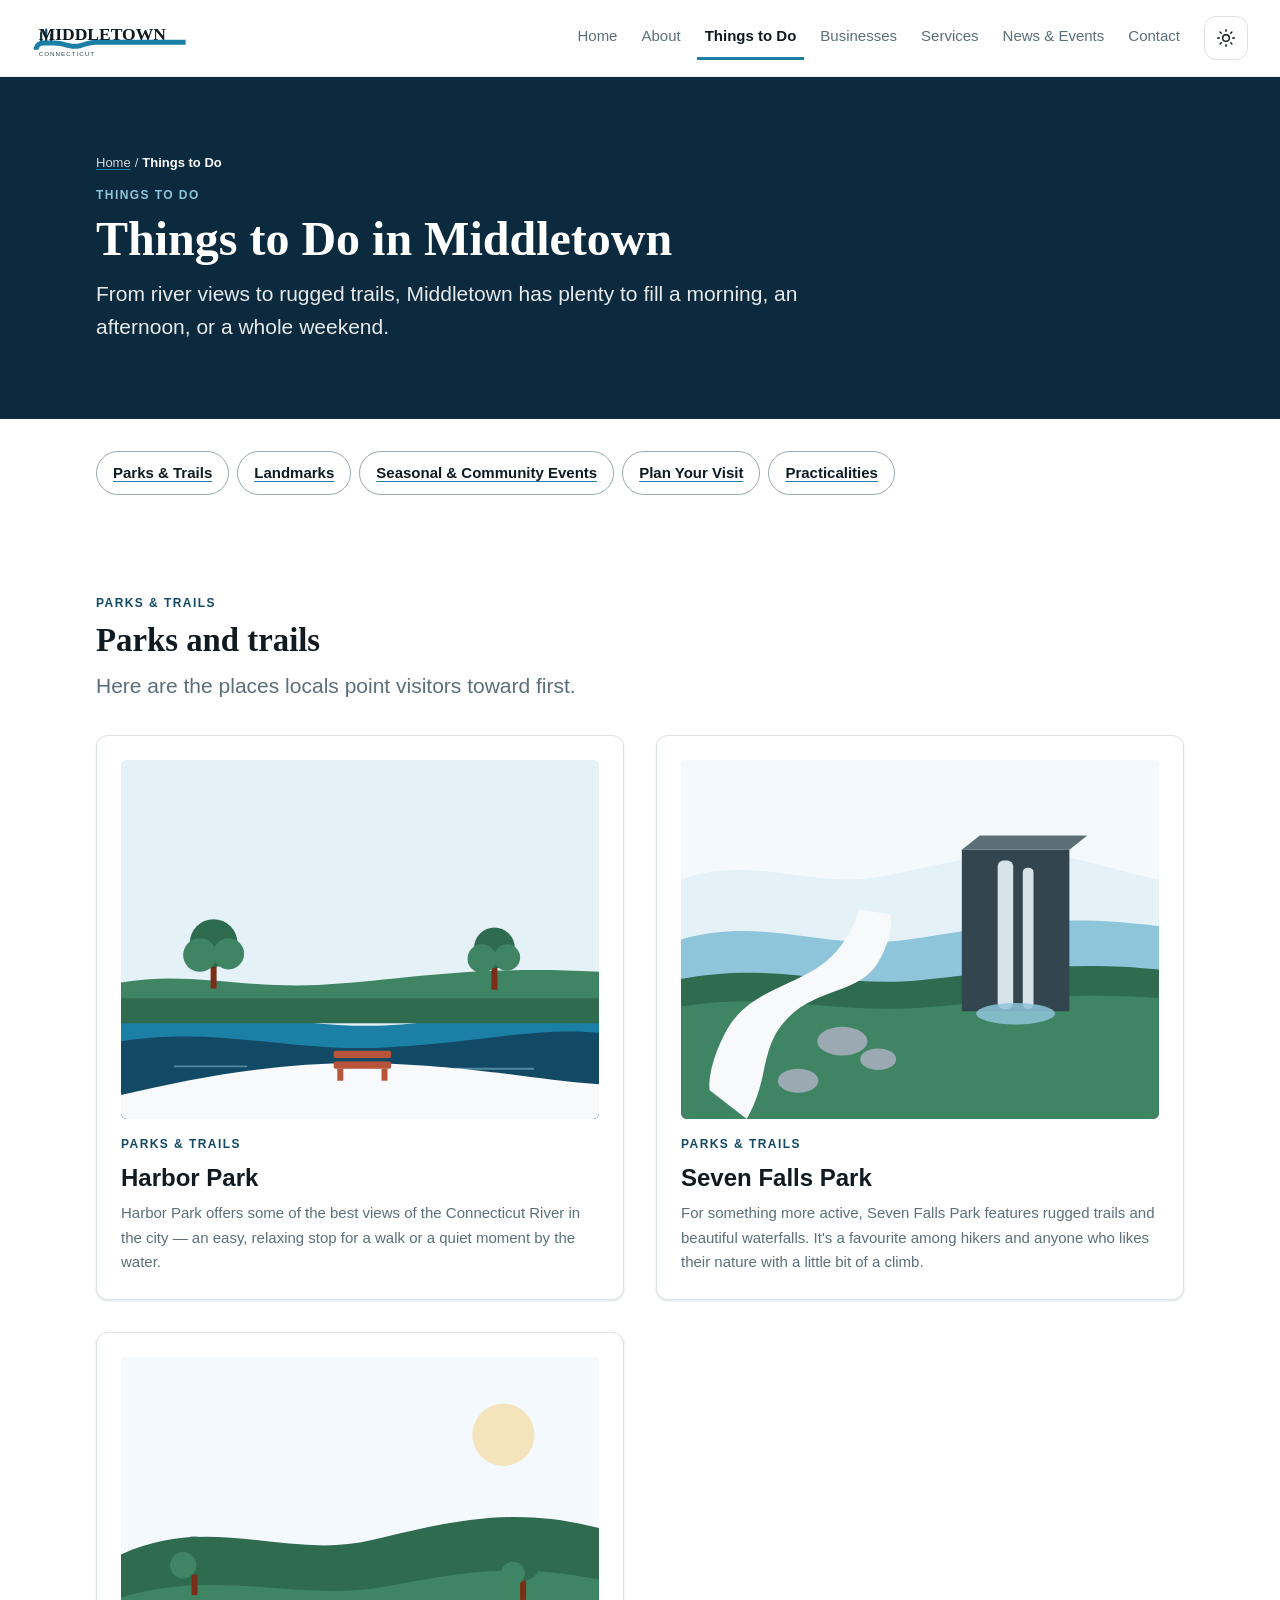
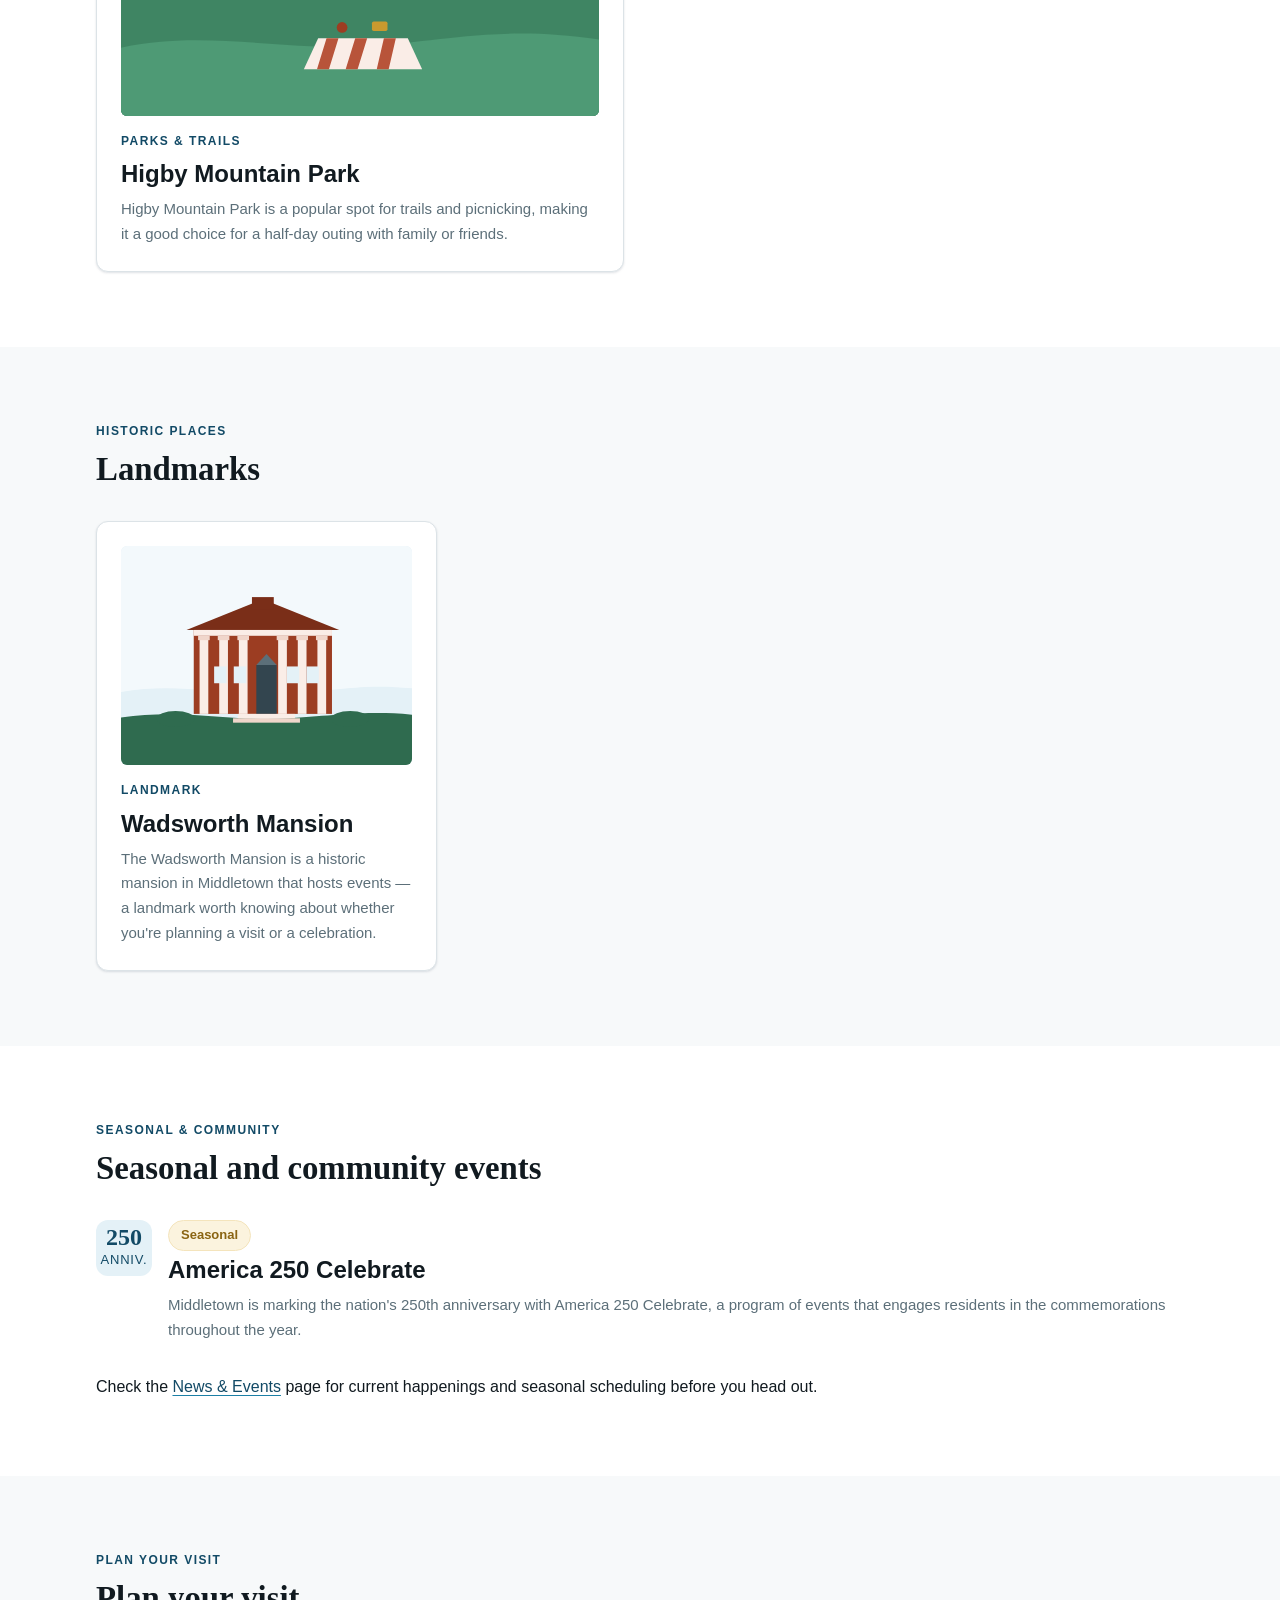
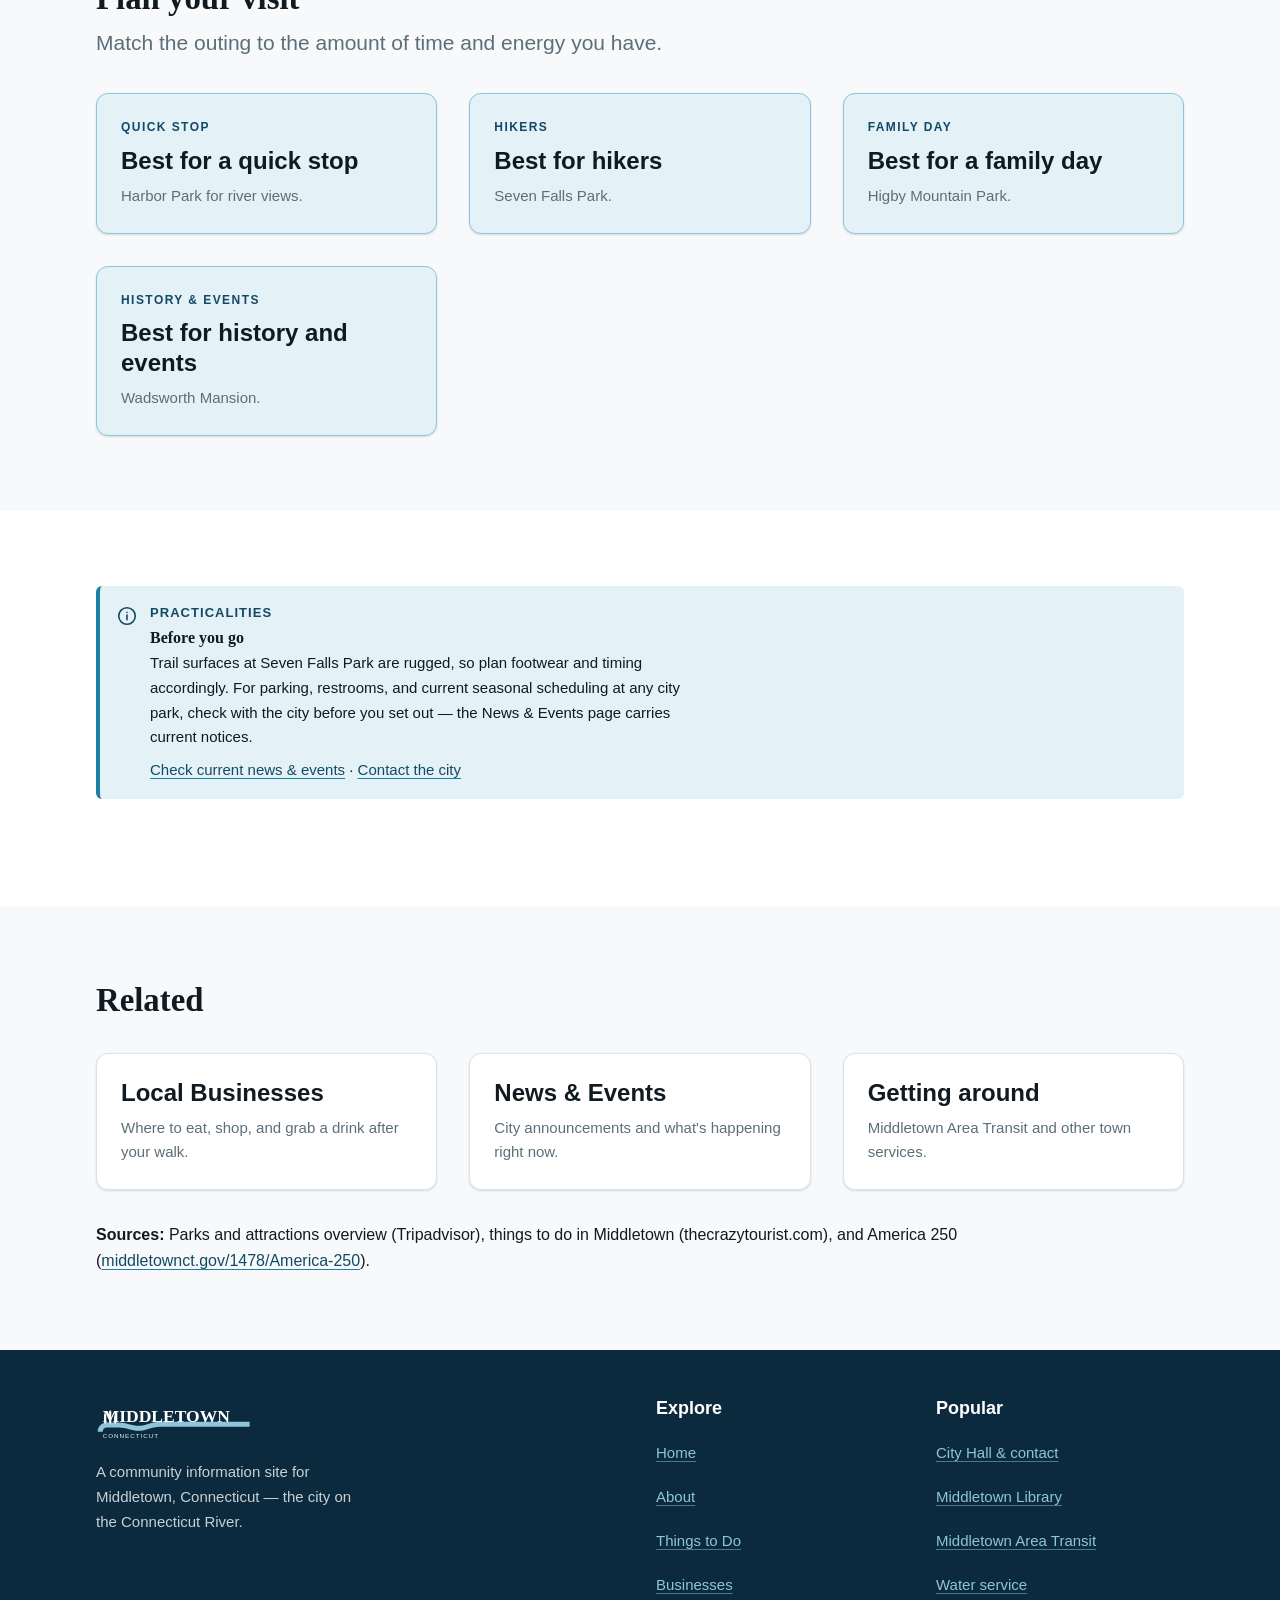
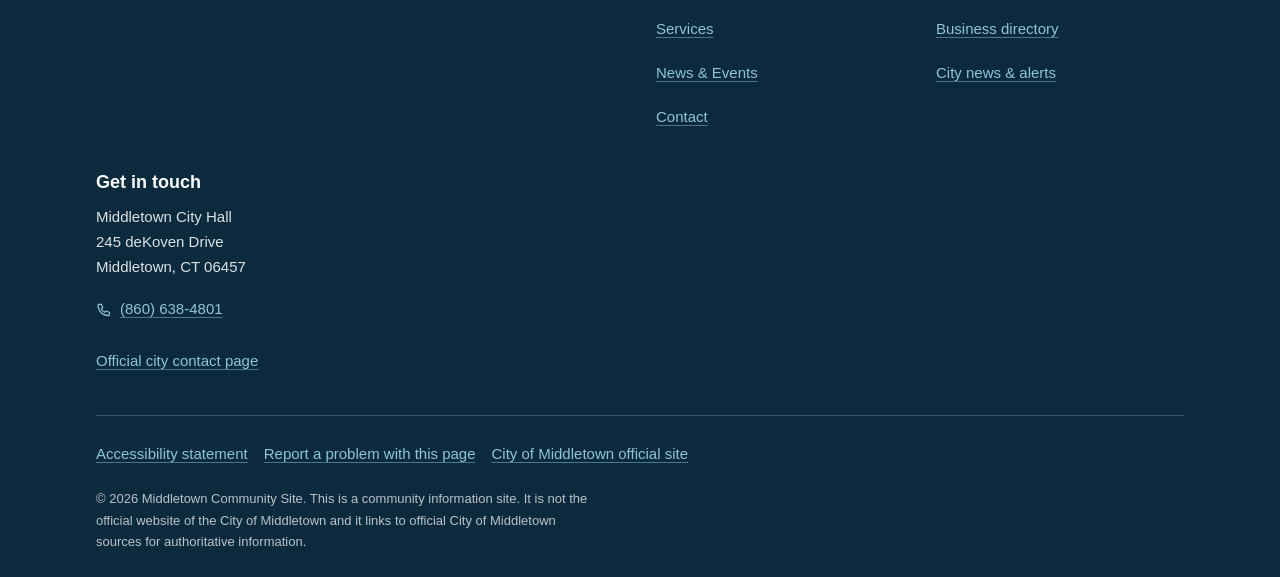
<file: things-to-do.html>
<!DOCTYPE html>
<html lang="en">
<head>
<meta charset="utf-8">
<meta name="viewport" content="width=device-width, initial-scale=1">
<title>Things to Do in Middletown, CT</title>
<meta name="description" content="Parks, trails, landmarks, and seasonal events in Middletown, Connecticut — Harbor Park, Seven Falls Park, Higby Mountain Park, Wadsworth Mansion, and America 250 Celebrate.">
<link rel="canonical" href="https://springteasers.github.io/middletown-community/things-to-do.html">
<meta name="theme-color" content="#0B2A3D">
<meta property="og:type" content="website">
<meta property="og:site_name" content="Middletown, CT — Community Site">
<meta property="og:title" content="Things to Do in Middletown, CT">
<meta property="og:description" content="Parks, trails, landmarks, and seasonal events in Middletown, Connecticut.">
<meta property="og:url" content="https://springteasers.github.io/middletown-community/things-to-do.html">
<meta property="og:image" content="https://springteasers.github.io/middletown-community/images/og-image.svg">
<meta property="og:image:alt" content="Middletown, Connecticut community site">
<meta name="twitter:card" content="summary_large_image">
<link rel="icon" href="images/favicon.svg" type="image/svg+xml">
<link rel="stylesheet" href="css/styles.css">
<script type="application/ld+json">
{
  "@context": "https://schema.org",
  "@type": "BreadcrumbList",
  "itemListElement": [
    {"@type": "ListItem", "position": 1, "name": "Home", "item": "https://springteasers.github.io/middletown-community/"},
    {"@type": "ListItem", "position": 2, "name": "Things to Do", "item": "https://springteasers.github.io/middletown-community/things-to-do.html"}
  ]
}
</script>
</head>
<body>
<a class="skip-link" href="#main">Skip to main content</a>

<header class="site-header">
  <div class="site-header__inner">
    <a class="brand" href="index.html" aria-label="Middletown, Connecticut — community site home">
      <img src="images/logo-horizontal.svg" alt="" width="200" height="48">
      <span class="sr-only">Middletown community site</span>
    </a>
    <nav class="primary-nav" aria-label="Primary">
      <a href="index.html">Home</a>
      <a href="about.html">About</a>
      <a href="things-to-do.html" aria-current="page">Things to Do</a>
      <a href="businesses.html">Businesses</a>
      <a href="services.html">Services</a>
      <a href="news-events.html">News &amp; Events</a>
      <a href="contact.html">Contact</a>
    </nav>
    <div class="header-utils">
      <button class="icon-btn theme-toggle" type="button" aria-pressed="false" aria-label="Switch to dark theme" title="Switch to dark theme">
        <svg class="icon-sun" viewBox="0 0 24 24" fill="none" stroke="currentColor" stroke-width="1.75" stroke-linecap="round" aria-hidden="true" focusable="false"><circle cx="12" cy="12" r="4"/><path d="M12 2v2M12 20v2M2 12h2M20 12h2M4.9 4.9l1.4 1.4M17.7 17.7l1.4 1.4M19.1 4.9l-1.4 1.4M6.3 17.7l-1.4 1.4"/></svg>
        <svg class="icon-moon" viewBox="0 0 24 24" fill="none" stroke="currentColor" stroke-width="1.75" stroke-linecap="round" stroke-linejoin="round" aria-hidden="true" focusable="false"><path d="M21 12.8A9 9 0 1 1 11.2 3a7 7 0 0 0 9.8 9.8z"/></svg>
      </button>
      <button class="icon-btn icon-btn--menu js-menu-open" type="button" aria-expanded="false" aria-controls="nav-sheet" aria-label="Open menu">
        <svg viewBox="0 0 24 24" fill="none" stroke="currentColor" stroke-width="1.75" stroke-linecap="round" aria-hidden="true" focusable="false"><path d="M3 6h18M3 12h18M3 18h18"/></svg>
      </button>
    </div>
  </div>
</header>

<div class="nav-sheet" id="nav-sheet" data-open="false" role="dialog" aria-modal="true" aria-label="Site menu">
  <div class="nav-sheet__top">
    <span class="brand" aria-hidden="true"><img src="images/logo-horizontal-inverse.svg" alt="" width="200" height="48"></span>
    <button class="icon-btn nav-sheet__close js-menu-close" type="button" aria-label="Close menu">
      <svg viewBox="0 0 24 24" fill="none" stroke="currentColor" stroke-width="1.75" stroke-linecap="round" aria-hidden="true" focusable="false"><path d="M6 6l12 12M18 6L6 18"/></svg>
    </button>
  </div>
  <nav aria-label="Site menu">
    <ul>
      <li><a href="index.html">Home</a></li>
      <li><a href="about.html">About</a></li>
      <li><a href="things-to-do.html" aria-current="page">Things to Do</a></li>
      <li><a href="businesses.html">Businesses</a></li>
      <li><a href="services.html">Services</a></li>
      <li><a href="news-events.html">News &amp; Events</a></li>
      <li><a href="contact.html">Contact</a></li>
    </ul>
  </nav>
  <div class="nav-sheet__foot">
    <button class="icon-btn theme-toggle" type="button" aria-pressed="false" aria-label="Switch to dark theme" title="Switch to dark theme" style="width:100%;justify-content:center;display:flex;gap:.5rem">
      <svg class="icon-sun" viewBox="0 0 24 24" fill="none" stroke="currentColor" stroke-width="1.75" stroke-linecap="round" aria-hidden="true" focusable="false"><circle cx="12" cy="12" r="4"/><path d="M12 2v2M12 20v2M2 12h2M20 12h2M4.9 4.9l1.4 1.4M17.7 17.7l1.4 1.4M19.1 4.9l-1.4 1.4M6.3 17.7l-1.4 1.4"/></svg>
      <svg class="icon-moon" viewBox="0 0 24 24" fill="none" stroke="currentColor" stroke-width="1.75" stroke-linecap="round" stroke-linejoin="round" aria-hidden="true" focusable="false"><path d="M21 12.8A9 9 0 1 1 11.2 3a7 7 0 0 0 9.8 9.8z"/></svg>
      <span>Light / dark theme</span>
    </button>
    <a class="btn btn--inverse" href="contact.html">Contact the City</a>
  </div>
</div>

<main id="main">
  <section class="page-header" aria-labelledby="page-title">
    <div class="container">
      <nav class="breadcrumb" aria-label="Breadcrumb">
        <ol>
          <li><a href="index.html">Home</a></li>
          <li aria-hidden="true">/</li>
          <li><span aria-current="page">Things to Do</span></li>
        </ol>
      </nav>
      <p class="eyebrow">Things to do</p>
      <h1 id="page-title">Things to Do in Middletown</h1>
      <p class="lead">From river views to rugged trails, Middletown has plenty to fill a morning, an afternoon, or a whole weekend.</p>
    </div>
  </section>

  <!-- On-page jump chips -->
  <section class="section section--flush-top" aria-labelledby="jump-title">
    <div class="container" style="padding-top:var(--space-6)">
      <h2 class="sr-only" id="jump-title">Jump to a section</h2>
      <nav class="chip-row" aria-label="Jump to a section on this page">
        <a class="chip" href="#parks">Parks &amp; Trails</a>
        <a class="chip" href="#landmarks">Landmarks</a>
        <a class="chip" href="#events">Seasonal &amp; Community Events</a>
        <a class="chip" href="#plan">Plan Your Visit</a>
        <a class="chip" href="#accessibility">Practicalities</a>
      </nav>
    </div>
  </section>

  <section class="section section--flush-top" id="parks" aria-labelledby="parks-title">
    <div class="container">
      <div class="section__head">
        <p class="eyebrow">Parks &amp; trails</p>
        <h2 id="parks-title">Parks and trails</h2>
        <p class="section-deck">Here are the places locals point visitors toward first.</p>
      </div>
      <div class="grid grid--2">
        <article class="card" id="harbor-park">
          <div class="card__media">
            <img src="images/card-riverfront.svg" alt="Illustration of a riverside park path with benches and trees" width="800" height="600" loading="lazy">
          </div>
          <p class="card__eyebrow">Parks &amp; trails</p>
          <h3 class="card__title">Harbor Park</h3>
          <p class="card__text">Harbor Park offers some of the best views of the Connecticut River in the city — an easy, relaxing stop for a walk or a quiet moment by the water.</p>
        </article>
        <article class="card" id="seven-falls">
          <div class="card__media">
            <img src="images/card-falls.svg" alt="Illustration of a rocky trail leading up to a small waterfall" width="800" height="600" loading="lazy">
          </div>
          <p class="card__eyebrow">Parks &amp; trails</p>
          <h3 class="card__title">Seven Falls Park</h3>
          <p class="card__text">For something more active, Seven Falls Park features rugged trails and beautiful waterfalls. It's a favourite among hikers and anyone who likes their nature with a little bit of a climb.</p>
        </article>
        <article class="card" id="higby-mountain">
          <div class="card__media">
            <img src="images/card-hillside.svg" alt="Illustration of a rounded summertime hill with a picnic blanket and trees" width="800" height="600" loading="lazy">
          </div>
          <p class="card__eyebrow">Parks &amp; trails</p>
          <h3 class="card__title">Higby Mountain Park</h3>
          <p class="card__text">Higby Mountain Park is a popular spot for trails and picnicking, making it a good choice for a half-day outing with family or friends.</p>
        </article>
      </div>
    </div>
  </section>

  <section class="section section--subtle" id="landmarks" aria-labelledby="landmarks-title">
    <div class="container">
      <div class="section__head">
        <p class="eyebrow">Historic places</p>
        <h2 id="landmarks-title">Landmarks</h2>
      </div>
      <div class="grid grid--3">
        <article class="card" id="wadsworth-mansion">
          <div class="card__media">
            <img src="images/card-landmark.svg" alt="Illustration of a historic brick mansion with columns and a formal lawn" width="800" height="600" loading="lazy">
          </div>
          <p class="card__eyebrow">Landmark</p>
          <h3 class="card__title">Wadsworth Mansion</h3>
          <p class="card__text">The Wadsworth Mansion is a historic mansion in Middletown that hosts events — a landmark worth knowing about whether you're planning a visit or a celebration.</p>
        </article>
      </div>
    </div>
  </section>

  <section class="section" id="events" aria-labelledby="events-title">
    <div class="container">
      <div class="section__head">
        <p class="eyebrow">Seasonal &amp; community</p>
        <h2 id="events-title">Seasonal and community events</h2>
      </div>
      <ul class="post-list">
        <li class="post" id="america-250">
          <span class="post__date" aria-hidden="true"><span class="d">250</span><span class="m">Anniv.</span></span>
          <div class="post__body">
            <span class="pill pill--notice">Seasonal</span>
            <h3><a href="https://middletownct.gov/1478/America-250" target="_blank" rel="noopener noreferrer">America 250 Celebrate<span class="sr-only"> (opens in a new tab)</span></a></h3>
            <p>Middletown is marking the nation's 250th anniversary with America 250 Celebrate, a program of events that engages residents in the commemorations throughout the year.</p>
          </div>
        </li>
      </ul>
      <p style="margin-top:var(--space-5)">Check the <a href="news-events.html">News &amp; Events</a> page for current happenings and seasonal scheduling before you head out.</p>
    </div>
  </section>

  <section class="section section--subtle" id="plan" aria-labelledby="plan-title">
    <div class="container">
      <div class="section__head">
        <p class="eyebrow">Plan your visit</p>
        <h2 id="plan-title">Plan your visit</h2>
        <p class="section-deck">Match the outing to the amount of time and energy you have.</p>
      </div>
      <div class="grid grid--cards">
        <article class="card card--accent">
          <p class="card__eyebrow">Quick stop</p>
          <h3 class="card__title">Best for a quick stop</h3>
          <p class="card__text">Harbor Park for river views.</p>
        </article>
        <article class="card card--accent">
          <p class="card__eyebrow">Hikers</p>
          <h3 class="card__title">Best for hikers</h3>
          <p class="card__text">Seven Falls Park.</p>
        </article>
        <article class="card card--accent">
          <p class="card__eyebrow">Family day</p>
          <h3 class="card__title">Best for a family day</h3>
          <p class="card__text">Higby Mountain Park.</p>
        </article>
        <article class="card card--accent">
          <p class="card__eyebrow">History &amp; events</p>
          <h3 class="card__title">Best for history and events</h3>
          <p class="card__text">Wadsworth Mansion.</p>
        </article>
      </div>
    </div>
  </section>

  <section class="section" id="accessibility" aria-labelledby="practical-title">
    <div class="container">
      <div class="notice notice--info">
        <svg viewBox="0 0 24 24" fill="none" stroke="currentColor" stroke-width="1.75" stroke-linecap="round" stroke-linejoin="round" aria-hidden="true" focusable="false"><circle cx="12" cy="12" r="9"/><path d="M12 11v5"/><path d="M12 8h.01"/></svg>
        <div>
          <span class="notice__label">Practicalities</span>
          <h2 class="notice__title" id="practical-title">Before you go</h2>
          <p>Trail surfaces at Seven Falls Park are rugged, so plan footwear and timing accordingly. For parking, restrooms, and current seasonal scheduling at any city park, check with the city before you set out — the News &amp; Events page carries current notices.</p>
          <p><a href="news-events.html">Check current news &amp; events</a> &middot; <a href="contact.html">Contact the city</a></p>
        </div>
      </div>
    </div>
  </section>

  <section class="section section--subtle related" aria-labelledby="related-title">
    <div class="container">
      <div class="section__head">
        <h2 id="related-title">Related</h2>
      </div>
      <div class="grid grid--3">
        <article class="card">
          <h3 class="card__title"><a href="businesses.html">Local Businesses</a></h3>
          <p class="card__text">Where to eat, shop, and grab a drink after your walk.</p>
        </article>
        <article class="card">
          <h3 class="card__title"><a href="news-events.html">News &amp; Events</a></h3>
          <p class="card__text">City announcements and what's happening right now.</p>
        </article>
        <article class="card">
          <h3 class="card__title"><a href="services.html#transit">Getting around</a></h3>
          <p class="card__text">Middletown Area Transit and other town services.</p>
        </article>
      </div>
      <p class="meta" style="margin-top:var(--space-6)"><strong>Sources:</strong> Parks and attractions overview (Tripadvisor), things to do in Middletown (thecrazytourist.com), and America 250 (<a href="https://middletownct.gov/1478/America-250" target="_blank" rel="noopener noreferrer">middletownct.gov/1478/America-250<span class="sr-only"> (opens in a new tab)</span></a>).</p>
    </div>
  </section>
</main>

<footer class="site-footer">
  <div class="container">
    <div class="foot-grid">
      <div>
        <span class="brand" aria-hidden="true"><img src="images/logo-horizontal-inverse.svg" alt="" width="200" height="48"></span>
        <p class="foot-desc" style="margin-top:var(--space-3)">A community information site for Middletown, Connecticut — the city on the Connecticut River.</p>
      </div>
      <nav aria-label="Footer">
        <h2>Explore</h2>
        <ul>
          <li><a href="index.html">Home</a></li>
          <li><a href="about.html">About</a></li>
          <li><a href="things-to-do.html">Things to Do</a></li>
          <li><a href="businesses.html">Businesses</a></li>
          <li><a href="services.html">Services</a></li>
          <li><a href="news-events.html">News &amp; Events</a></li>
          <li><a href="contact.html">Contact</a></li>
        </ul>
      </nav>
      <div>
        <h2>Popular</h2>
        <ul>
          <li><a href="services.html#city-hall">City Hall &amp; contact</a></li>
          <li><a href="services.html#library">Middletown Library</a></li>
          <li><a href="services.html#transit">Middletown Area Transit</a></li>
          <li><a href="services.html#utilities">Water service</a></li>
          <li><a href="businesses.html">Business directory</a></li>
          <li><a href="news-events.html">City news &amp; alerts</a></li>
        </ul>
      </div>
      <div>
        <h2>Get in touch</h2>
        <div class="foot-contact">
          <address>Middletown City Hall<br>245 deKoven Drive<br>Middletown, CT 06457</address>
          <a href="tel:+18606384801"><svg viewBox="0 0 24 24" fill="none" stroke="currentColor" stroke-width="1.75" stroke-linecap="round" aria-hidden="true" focusable="false"><path d="M4 5h4l2 5-2 2a12 12 0 0 0 5 5l2-2 5 2v4a1 1 0 0 1-1 1A16 16 0 0 1 3 6a1 1 0 0 1 1-1z"/></svg>(860) 638-4801</a>
          <a href="https://www.middletownct.gov/991/Contact-Us" target="_blank" rel="noopener noreferrer">Official city contact page<span class="sr-only"> (opens in a new tab)</span></a>
        </div>
      </div>
    </div>
    <div class="foot-legal">
      <ul>
        <li><a href="accessibility.html">Accessibility statement</a></li>
        <li><a href="contact.html">Report a problem with this page</a></li>
        <li><a href="https://www.middletownct.gov/" target="_blank" rel="noopener noreferrer">City of Middletown official site<span class="sr-only"> (opens in a new tab)</span></a></li>
      </ul>
      <p>&copy; 2026 Middletown Community Site. This is a community information site. It is not the official website of the City of Middletown and it links to official City of Middletown sources for authoritative information.</p>
    </div>
  </div>
</footer>

<button class="to-top" type="button" aria-label="Back to top">
  <svg viewBox="0 0 24 24" fill="none" stroke="currentColor" stroke-width="2" stroke-linecap="round" stroke-linejoin="round" aria-hidden="true" focusable="false"><path d="M12 19V5"/><path d="M6 11l6-6 6 6"/></svg>
</button>

<script src="js/main.js"></script>
</body>
</html>
</file>
<file: css/styles.css>
@charset "utf-8";
/* =============================================================
   Middletown, CT Community Site — stylesheet
   Implements the design system in design/ (tokens from README.md
   token block, color-palette.md, typography.md, spacing-layout.md).
   Only token values appear below.
   ============================================================= */

/* ---------- 1. Design tokens ---------- */
:root{
  color-scheme: light dark;

  --river-900:#0B2A3D; --river-700:#124A66; --river-600:#15617F;
  --river-500:#1B7FA6; --river-300:#8FC5DA; --river-100:#E4F1F7; --river-50:#F3F9FC;
  --brick-700:#7A2E18; --brick-600:#9C3D22; --brick-500:#B8543A;
  --brick-200:#F0D6CB; --brick-100:#FAEDE7;
  --gold-600:#8A6412; --gold-500:#C99A2E; --gold-200:#F4E4BC; --gold-100:#FBF3DE;
  --green-600:#2F6B4F; --green-100:#E4F1EA;
  --red-600:#9B2C2C; --red-100:#FBEAEA;
  --ink-900:#111A20; --ink-700:#33454F; --ink-500:#5C6F79; --ink-300:#9AA9B2;
  --line-200:#DCE3E7; --line-100:#EDF1F3; --paper:#FFFFFF; --paper-2:#F7F9FA;

  --bg-page:var(--paper);
  --bg-subtle:var(--paper-2);
  --surface:var(--paper);
  --surface-accent:var(--river-100);
  --surface-featured:var(--brick-100);
  --surface-notice:var(--gold-100);
  --text-body:var(--ink-900);
  --text-heading:var(--ink-900);
  --text-muted:var(--ink-500);
  --text-inverse:var(--paper);
  --text-link:var(--river-700);
  --text-link-hover:var(--river-600);
  --border-subtle:var(--line-100);
  --border-default:var(--line-200);
  --border-strong:var(--ink-300);
  --border-focus:var(--river-500);
  --action-bg:var(--river-700);
  --action-bg-hover:var(--river-600);
  --action-text:var(--paper);
  --action-accent-bg:var(--brick-600);
  --action-accent-bg-hover:var(--brick-700);
  --row-hover:var(--river-50);
  --selection-bg:var(--river-300);
  --selection-text:var(--river-900);

  --font-display:"Fraunces","Iowan Old Style",Georgia,"Times New Roman",serif;
  --font-sans:"Inter",-apple-system,BlinkMacSystemFont,"Segoe UI",Roboto,Helvetica,Arial,sans-serif;
  --font-mono:ui-monospace,SFMono-Regular,Menlo,Consolas,monospace;

  --fs-display:clamp(2.25rem,1.6rem + 2.6vw,3.75rem);
  --fs-h1:clamp(2rem,1.5rem + 1.9vw,3rem);
  --fs-h2:clamp(1.5rem,1.25rem + 1vw,2.125rem);
  --fs-h3:clamp(1.25rem,1.1rem + .6vw,1.5rem);
  --fs-h4:1.125rem;
  --fs-lead:clamp(1.125rem,1.05rem + .4vw,1.3125rem);
  --fs-body:1rem;
  --fs-sm:.9375rem;
  --fs-xs:.8125rem;
  --fs-eyebrow:.75rem;

  --space-1:.25rem; --space-2:.5rem;  --space-3:.75rem; --space-4:1rem;
  --space-5:1.5rem; --space-6:2rem;   --space-7:3rem;   --space-8:4rem; --space-9:6rem;
  --section-y:clamp(2.5rem,1.5rem + 4vw,6rem);
  --gutter:clamp(1rem,.5rem + 2.5vw,2rem);

  --radius-sm:6px; --radius-md:12px; --radius-lg:20px; --radius-pill:999px;
  --shadow-1:0 1px 2px rgba(11,42,61,.06),0 1px 3px rgba(11,42,61,.08);
  --shadow-2:0 4px 12px rgba(11,42,61,.08),0 2px 4px rgba(11,42,61,.06);
  --shadow-3:0 12px 32px rgba(11,42,61,.14);
  --ring:0 0 0 3px #FFFFFF, 0 0 0 6px var(--river-500);
  --ease:cubic-bezier(.2,.7,.3,1); --dur-fast:120ms; --dur:200ms; --dur-slow:320ms;

  --container:72rem;
  --container-wide:84rem;
  --container-text:65ch;
  --header-h:64px;
}
@media (min-width:64rem){:root{--header-h:76px}}

/* Dark scheme — surface is lighter than the page */
@media (prefers-color-scheme: dark){
  :root:not([data-theme="light"]){
    --bg-page:#0B2A3D; --bg-subtle:#0E3348; --surface:#123C53;
    --surface-accent:#12455F; --surface-featured:#4A2418; --surface-notice:#493913;
    --text-body:#EAF3F7; --text-heading:#FFFFFF; --text-muted:#B4C9D4;
    --text-inverse:#0B2A3D;
    --text-link:#8FC5DA; --text-link-hover:#C3E2EF;
    --border-subtle:#1C4A62; --border-default:#2A6382; --border-strong:#57869C;
    --action-bg:#8FC5DA; --action-bg-hover:#C3E2EF; --action-text:#0B2A3D;
    --action-accent-bg:#F0D6CB; --action-accent-bg-hover:#FAEDE7;
    --row-hover:#14405A;
    --ring:0 0 0 3px #0B2A3D, 0 0 0 6px var(--river-300);
    --selection-bg:var(--river-700); --selection-text:var(--paper);
    --shadow-1:0 1px 2px rgba(0,0,0,.4),0 1px 3px rgba(0,0,0,.35);
    --shadow-2:0 4px 12px rgba(0,0,0,.45),0 2px 4px rgba(0,0,0,.3);
    --shadow-3:0 12px 32px rgba(0,0,0,.55);
  }
}
:root[data-theme="dark"]{
  --bg-page:#0B2A3D; --bg-subtle:#0E3348; --surface:#123C53;
  --surface-accent:#12455F; --surface-featured:#4A2418; --surface-notice:#493913;
  --text-body:#EAF3F7; --text-heading:#FFFFFF; --text-muted:#B4C9D4;
  --text-inverse:#0B2A3D;
  --text-link:#8FC5DA; --text-link-hover:#C3E2EF;
  --border-subtle:#1C4A62; --border-default:#2A6382; --border-strong:#57869C;
  --action-bg:#8FC5DA; --action-bg-hover:#C3E2EF; --action-text:#0B2A3D;
  --action-accent-bg:#F0D6CB; --action-accent-bg-hover:#FAEDE7;
  --row-hover:#14405A;
  --ring:0 0 0 3px #0B2A3D, 0 0 0 6px var(--river-300);
  --selection-bg:var(--river-700); --selection-text:var(--paper);
  --shadow-1:0 1px 2px rgba(0,0,0,.4),0 1px 3px rgba(0,0,0,.35);
  --shadow-2:0 4px 12px rgba(0,0,0,.45),0 2px 4px rgba(0,0,0,.3);
  --shadow-3:0 12px 32px rgba(0,0,0,.55);
}

/* Metric-matched fallback so the font swap costs no CLS */
@font-face{
  font-family:"Inter Fallback";
  src:local("Arial");
  size-adjust:107%; ascent-override:90%; descent-override:22%; line-gap-override:0%;
}

@media (prefers-reduced-motion: reduce){
  :root{--dur-fast:0ms;--dur:0ms;--dur-slow:0ms}
  *,*::before,*::after{animation-duration:.001ms !important;animation-iteration-count:1 !important;
    transition-duration:.001ms !important;scroll-behavior:auto !important}
}

/* ---------- 2. Base ---------- */
*,*::before,*::after{box-sizing:border-box}
html{-webkit-text-size-adjust:100%;scroll-behavior:smooth}
@media (prefers-reduced-motion: reduce){html{scroll-behavior:auto}}

body{
  margin:0;
  background:var(--bg-page);
  color:var(--text-body);
  font-family:var(--font-sans);
  font-size:var(--fs-body);
  line-height:1.65;
  overflow-x:hidden;
}
body.no-scroll{overflow:hidden}

h1,h2,h3,h4{margin:0 0 var(--space-3);color:var(--text-heading);font-weight:600}
h1{font-family:var(--font-display);font-size:var(--fs-h1);line-height:1.1}
h2{font-family:var(--font-display);font-size:var(--fs-h2);line-height:1.2}
h3{font-family:var(--font-sans);font-size:var(--fs-h3);line-height:1.25}
h4{font-family:var(--font-sans);font-size:var(--fs-h4);line-height:1.35}

p{margin:0 0 var(--space-4)}
p:last-child{margin-bottom:0}
strong{font-weight:600}
img,svg{max-width:100%;height:auto;display:block}
ul,ol{margin:0 0 var(--space-4);padding-inline-start:1.25rem}
li{margin-bottom:var(--space-2)}
li:last-child{margin-bottom:0}
address{font-style:normal}

a{color:var(--text-link);text-decoration:underline;
  text-decoration-thickness:1px;text-underline-offset:.18em;
  text-decoration-color:var(--river-500)}
a:hover{color:var(--text-link-hover);text-decoration-thickness:2px}

::selection{background:var(--selection-bg);color:var(--selection-text)}

:where(a,button,input,select,textarea,summary,[tabindex]):focus-visible{
  outline:none;box-shadow:var(--ring);border-radius:inherit;
}

.eyebrow{
  display:block;font-size:var(--fs-eyebrow);font-weight:600;letter-spacing:.12em;
  text-transform:uppercase;color:var(--text-link);margin:0 0 var(--space-2);
}
.lead{font-size:var(--fs-lead);line-height:1.55;color:var(--text-muted);max-width:var(--container-text)}
.prose,.prose p{max-inline-size:var(--container-text)}
.section-deck{font-size:var(--fs-lead);color:var(--text-muted);max-width:var(--container-text)}
.tnum{font-variant-numeric:tabular-nums}
.mono{font-family:var(--font-mono)}

.sr-only,.visually-hidden{
  position:absolute;width:1px;height:1px;padding:0;margin:-1px;
  overflow:hidden;clip:rect(0 0 0 0);white-space:nowrap;border:0;
}

/* ---------- 3. Layout ---------- */
.container{width:100%;max-width:var(--container);margin-inline:auto;padding-inline:var(--gutter)}
.container--wide{max-width:var(--container-wide)}

.section{padding-block:var(--section-y)}
.section--subtle{background:var(--bg-subtle)}
.section--accent{background:var(--surface-accent)}
.section--flush-top{padding-block-start:0}
.section__head{margin-bottom:var(--space-6)}
.section__head h2{margin-bottom:var(--space-2)}

.stack{display:flex;flex-direction:column;gap:var(--space-4)}
.stack--tight{gap:var(--space-2)}
.stack--loose{gap:var(--space-6)}

.grid{display:grid;gap:var(--space-6)}
.grid--cards{grid-template-columns:repeat(auto-fit,minmax(min(100%,17rem),1fr))}
.grid--tiles{grid-template-columns:repeat(auto-fit,minmax(min(100%,13rem),1fr))}
.grid--2{align-items:start}
@media (min-width:48rem){.grid--2{grid-template-columns:repeat(2,minmax(0,1fr))}}
.grid--3{align-items:start}
@media (min-width:48rem){.grid--3{grid-template-columns:repeat(2,minmax(0,1fr))}}
@media (min-width:64rem){.grid--3{grid-template-columns:repeat(3,minmax(0,1fr))}}

.skip-link{
  position:absolute;left:var(--gutter);top:-6rem;z-index:100;
  min-height:44px;display:inline-flex;align-items:center;
  padding:var(--space-3) var(--space-4);
  background:var(--river-900);color:var(--paper);
  border-radius:var(--radius-md);text-decoration:none;font-weight:600;font-size:var(--fs-sm);
  transition:top var(--dur) var(--ease);
}
.skip-link:focus,.skip-link:focus-visible{top:var(--space-4);color:var(--paper);box-shadow:var(--ring)}
.skip-list{position:absolute;z-index:100;display:flex;gap:var(--space-2);left:0;top:0}
.skip-list .skip-link{position:fixed}

[id]{scroll-margin-top:6rem}

/* ---------- 4. Header ---------- */
.site-header{position:sticky;top:0;z-index:50;background:var(--surface);
  border-bottom:1px solid var(--border-subtle)}
.site-header__inner{
  display:flex;align-items:center;gap:var(--space-4);
  min-height:var(--header-h);padding-inline:var(--gutter);
  max-width:var(--container-wide);margin-inline:auto;
}
.brand{
  display:inline-flex;align-items:center;gap:var(--space-2);
  color:var(--text-heading);text-decoration:none;
  font-family:var(--font-display);font-weight:600;font-size:1.25rem;
  min-height:44px;
}
.brand img,.brand svg{width:auto;height:40px;flex:0 0 auto}
.brand__word{display:none}
@media (min-width:22rem){.brand__word{display:inline}}
.brand:hover{color:var(--text-heading)}

.primary-nav{display:none}
@media (min-width:64rem){
  .primary-nav{display:flex;align-items:center;gap:var(--space-2);margin-inline-start:auto}
  .primary-nav a{
    display:inline-flex;align-items:center;min-height:44px;padding:0 var(--space-2);
    font-size:var(--fs-sm);font-weight:500;color:var(--text-muted);text-decoration:none;
    border-bottom:3px solid transparent;
  }
  .primary-nav a:hover{color:var(--text-heading)}
  .primary-nav a[aria-current="page"]{color:var(--text-heading);font-weight:600;
    border-bottom-color:var(--river-500)}
}
.header-utils{display:flex;align-items:center;gap:var(--space-2);margin-inline-start:auto}
@media (min-width:64rem){.header-utils{margin-inline-start:0}}

.icon-btn{
  display:grid;place-items:center;width:44px;height:44px;padding:0;
  background:transparent;color:var(--text-heading);
  border:1px solid var(--border-default);border-radius:var(--radius-md);cursor:pointer;
  transition:background-color var(--dur-fast) var(--ease),border-color var(--dur-fast) var(--ease);
}
.icon-btn:hover{background:var(--surface-accent);border-color:var(--river-300)}
.icon-btn svg{width:20px;height:20px}
@media (min-width:64rem){.icon-btn--menu{display:none}}

.theme-toggle .icon-moon{display:none}
:root[data-theme="dark"] .theme-toggle .icon-moon{display:block}
:root[data-theme="dark"] .theme-toggle .icon-sun{display:none}
@media (prefers-color-scheme: dark){
  :root:not([data-theme="light"]) .theme-toggle .icon-moon{display:block}
  :root:not([data-theme="light"]) .theme-toggle .icon-sun{display:none}
}

/* Mobile nav sheet */
.nav-sheet{
  position:fixed;inset:0;z-index:60;background:var(--river-900);color:var(--paper);
  display:flex;flex-direction:column;
  transform:translateX(100%);visibility:hidden;
  transition:transform var(--dur) var(--ease),visibility var(--dur) var(--ease);
}
.nav-sheet[data-open="true"]{transform:translateX(0);visibility:visible}
.nav-sheet__top{
  display:flex;align-items:center;justify-content:space-between;gap:var(--space-4);
  padding:var(--space-3) var(--gutter);min-height:var(--header-h);
  border-bottom:1px solid rgba(255,255,255,.18);color:var(--paper);
}
.nav-sheet__top .brand{color:var(--paper)}
.nav-sheet__close{color:var(--paper);border-color:rgba(255,255,255,.35)}
.nav-sheet__close:hover{background:rgba(255,255,255,.12)}
.nav-sheet nav{padding:var(--space-4) var(--gutter);overflow-y:auto;flex:1}
.nav-sheet ul{list-style:none;margin:0;padding:0}
.nav-sheet li{margin:0;border-bottom:1px solid rgba(255,255,255,.14)}
.nav-sheet a{
  display:flex;align-items:center;min-height:56px;color:var(--paper);text-decoration:none;
  font-size:var(--fs-h3);font-family:var(--font-display);font-weight:600;
}
.nav-sheet a[aria-current="page"]{text-decoration:underline;text-decoration-color:var(--river-300)}
.nav-sheet__foot{padding:var(--space-4) var(--gutter) var(--space-6);display:grid;gap:var(--space-4)}
.nav-sheet__foot .btn{width:100%}

/* ---------- 5. Buttons ---------- */
.btn{
  display:inline-flex;align-items:center;justify-content:center;gap:var(--space-2);
  min-height:44px;padding:var(--space-3) var(--space-5);
  border-radius:var(--radius-md);border:1.5px solid transparent;
  font:600 var(--fs-sm)/1 var(--font-sans);letter-spacing:.01em;
  text-decoration:none;cursor:pointer;
  transition:background-color var(--dur-fast) var(--ease),color var(--dur-fast) var(--ease),
             border-color var(--dur-fast) var(--ease),transform var(--dur-fast) var(--ease);
}
.btn svg{width:1.1em;height:1.1em;flex:0 0 auto}
.btn--primary{background:var(--action-bg);color:var(--action-text)}
.btn--primary:hover{background:var(--action-bg-hover);color:var(--action-text);transform:translateY(-1px)}
.btn--accent{background:var(--action-accent-bg);color:var(--paper)}
.btn--accent:hover{background:var(--action-accent-bg-hover);color:var(--paper)}
.btn--secondary{background:transparent;border-color:var(--river-700);color:var(--river-700)}
.btn--secondary:hover{background:var(--surface-accent);color:var(--river-700)}
.btn--ghost{background:transparent;color:var(--text-link);text-decoration:underline}
.btn--ghost:hover{background:var(--surface-accent);text-decoration-thickness:2px}
.btn--inverse{background:var(--paper);color:var(--river-900)}
.btn--inverse:hover{background:var(--river-100);color:var(--river-900)}
.btn--sm{padding:var(--space-2) var(--space-4)}
.btn-row{display:flex;flex-wrap:wrap;gap:var(--space-3);align-items:center}
.arrow{transition:transform var(--dur-fast) var(--ease)}
.btn:hover .arrow,.card:hover .arrow,a:hover > .arrow{transform:translateX(2px)}

/* ---------- 6. Breadcrumb ---------- */
.breadcrumb{font-size:var(--fs-xs);color:var(--text-muted);margin-bottom:var(--space-3)}
.breadcrumb ol{display:flex;flex-wrap:wrap;gap:var(--space-1);list-style:none;margin:0;padding:0}
.breadcrumb li{display:inline-flex;align-items:center;gap:var(--space-1);margin:0;font-size:var(--fs-xs)}
.breadcrumb a{color:inherit}
.breadcrumb [aria-current="page"]{color:var(--text-heading);font-weight:600}

/* ---------- 7. Page header ---------- */
.page-header{background:var(--river-900);color:var(--paper);padding-block:var(--section-y)}
.page-header h1{color:var(--paper);margin-bottom:var(--space-3)}
.page-header .eyebrow{color:var(--river-300)}
.page-header .breadcrumb,.page-header .breadcrumb a{color:rgba(255,255,255,.82)}
.page-header .breadcrumb a:hover{color:var(--paper)}
.page-header .breadcrumb [aria-current="page"]{color:var(--paper)}
.page-header .lead{color:rgba(255,255,255,.9)}
.page-header__actions{margin-top:var(--space-5)}
.page-header__actions .btn--secondary{border-color:var(--paper);color:var(--paper)}
.page-header__actions .btn--secondary:hover{background:rgba(255,255,255,.14);color:var(--paper)}

/* ---------- 8. Hero ---------- */
.hero{position:relative;background:var(--river-900);color:var(--paper);overflow:hidden}
.hero__media{position:absolute;inset:0;background-image:url("../images/hero-middletown.svg");
  background-size:cover;background-position:center}
.hero__scrim{position:absolute;inset:0;background:rgba(11,42,61,.62)}
.hero__inner{position:relative;padding-block:var(--space-9);min-height:60vh;
  display:flex;flex-direction:column;justify-content:center}
@media (min-width:64rem){.hero__inner{min-height:72vh}}
.hero h1{color:var(--paper);font-size:var(--fs-display);line-height:1.05;margin-bottom:var(--space-4)}
.hero .eyebrow{color:var(--river-300)}
.hero .lead{color:rgba(255,255,255,.94)}
.hero__actions{margin-top:var(--space-5)}

.quick-strip{position:relative;z-index:2}
@media (min-width:48rem){.quick-strip .container{margin-top:calc(var(--space-6) * -1)}}
@media (max-width:47.99rem){.quick-strip .container{margin-top:var(--space-4)}}
.quick-strip__grid{
  display:grid;gap:var(--space-3);
  grid-template-columns:repeat(auto-fit,minmax(min(100%,13rem),1fr));
  background:var(--surface);border:1px solid var(--border-default);
  border-radius:var(--radius-lg);box-shadow:var(--shadow-2);padding:var(--space-3);
}
@media (max-width:47.99rem){.quick-strip__grid{box-shadow:var(--shadow-1)}}
.quick-strip__item{
  display:flex;align-items:center;gap:var(--space-3);
  min-height:56px;padding:var(--space-3) var(--space-4);
  color:var(--text-heading);text-decoration:none;font-weight:600;font-size:var(--fs-sm);
  border-radius:var(--radius-md);
  transition:background-color var(--dur-fast) var(--ease),transform var(--dur) var(--ease);
}
.quick-strip__item svg{width:24px;height:24px;color:var(--river-700);flex:0 0 auto}
.quick-strip__item:hover{background:var(--surface-accent);color:var(--river-700);transform:translateY(-2px)}
:root[data-theme="dark"] .quick-strip__item:hover{color:var(--river-300)}
@media (prefers-color-scheme: dark){
  :root:not([data-theme="light"]) .quick-strip__item:hover{color:var(--river-300)}
}

/* ---------- 9. Notice / alert band ---------- */
.notice{
  display:grid;grid-template-columns:auto 1fr;gap:var(--space-3);align-items:start;
  background:var(--surface-notice);border-left:4px solid var(--gold-500);
  border-radius:var(--radius-sm);padding:var(--space-4);
}
.notice svg{width:22px;height:22px;color:var(--gold-600);flex:0 0 auto;margin-top:.15em}
.notice__label{display:block;font-size:var(--fs-xs);font-weight:600;letter-spacing:.08em;
  text-transform:uppercase;color:var(--gold-600);margin-bottom:var(--space-1)}
.notice__title{margin:0 0 var(--space-1);font-weight:600;color:var(--text-heading);font-size:var(--fs-body)}
.notice p{margin:0 0 var(--space-2);font-size:var(--fs-sm);max-width:var(--container-text)}
.notice p:last-child{margin-bottom:0}
.notice--alert{background:var(--red-100);border-left-color:var(--red-600)}
.notice--alert svg{color:var(--red-600)}
.notice--alert .notice__label{color:var(--red-600)}
.notice--info{background:var(--surface-accent);border-left-color:var(--river-500)}
.notice--info svg{color:var(--river-700)}
.notice--info .notice__label{color:var(--river-700)}

/* ---------- 10. Cards ---------- */
.card{
  position:relative;display:flex;flex-direction:column;
  background:var(--surface);border:1px solid var(--border-default);
  border-radius:var(--radius-md);box-shadow:var(--shadow-1);padding:var(--space-5);
  transition:box-shadow var(--dur) var(--ease),border-color var(--dur) var(--ease),
             transform var(--dur) var(--ease);
}
.card__media{aspect-ratio:4/3;border-radius:var(--radius-sm);overflow:hidden;
  margin-bottom:var(--space-4);background:var(--surface-accent)}
.card__media img{width:100%;height:100%;object-fit:cover}
.card__eyebrow{font-size:var(--fs-eyebrow);letter-spacing:.12em;text-transform:uppercase;
  font-weight:600;color:var(--text-link);margin:0 0 var(--space-2)}
.card__title{font-size:var(--fs-h3);margin:0 0 var(--space-2)}
.card__title a{color:inherit;text-decoration:none}
.card__title a::after{content:"";position:absolute;inset:0;border-radius:var(--radius-md)}
.card__text{font-size:var(--fs-sm);color:var(--text-muted);margin:0 0 var(--space-3);max-width:none}
.card__link{margin-top:auto;font-weight:600;font-size:var(--fs-sm);
  display:inline-flex;align-items:center;gap:var(--space-2)}
.card__foot{margin-top:auto;padding-top:var(--space-3)}
.card:hover,.card:focus-within{box-shadow:var(--shadow-2);border-color:var(--river-300);transform:translateY(-2px)}
.card:hover .card__title a,.card:focus-within .card__title a{color:var(--text-link)}
.card__above{position:relative;z-index:1}

.card--accent{background:var(--surface-accent);border-color:var(--river-300)}
.card--featured{background:var(--surface-featured);border-left:4px solid var(--brick-500)}
.card--featured .card__eyebrow{color:var(--brick-700)}
.card--featured .card__text{color:var(--brick-700)}
.card--notice{background:var(--surface-notice);border-left:4px solid var(--gold-500)}
.card--plain{box-shadow:none}
.card--compact{padding:var(--space-4)}

.pill{
  display:inline-flex;align-items:center;gap:var(--space-1);
  padding:var(--space-1) var(--space-3);border-radius:var(--radius-pill);
  font-size:var(--fs-xs);font-weight:600;line-height:1.6;border:1px solid transparent;
}
.pill svg{width:14px;height:14px;flex:0 0 auto}
.pill--open{background:var(--green-100);color:var(--green-600)}
.pill--notice{background:var(--gold-100);color:var(--gold-600);border-color:var(--gold-200)}
.pill--info{background:var(--surface-accent);color:var(--river-700);border-color:var(--river-300)}
.pill--featured{background:var(--brick-100);color:var(--brick-700);border-color:var(--brick-200)}
.pill--muted{background:var(--surface-accent);color:var(--text-muted);border-color:var(--border-default)}
.badge-row{display:flex;flex-wrap:wrap;gap:var(--space-2);margin-bottom:var(--space-3)}

.meta-list{list-style:none;margin:0;padding:0;display:grid;gap:var(--space-2)}
.meta-list li{display:flex;gap:var(--space-2);align-items:flex-start;
  font-size:var(--fs-sm);color:var(--text-muted);margin:0}
.meta-list svg{width:16px;height:16px;flex:0 0 auto;margin-top:.25em;color:var(--text-link)}

/* ---------- 11. Quick facts / stat strip ---------- */
.stats{display:grid;gap:var(--space-5);
  grid-template-columns:repeat(auto-fit,minmax(min(100%,11rem),1fr))}
.stat{text-align:left}
@media (min-width:48rem){
  .stat{padding-inline:var(--space-5);border-left:1px solid var(--border-subtle)}
  .stat:first-child{border-left:0;padding-inline-start:0}
}
.stat__value{display:block;font-family:var(--font-display);font-weight:600;
  font-size:var(--fs-h2);line-height:1.1;color:var(--text-heading);font-variant-numeric:tabular-nums}
.stat__label{display:block;font-size:var(--fs-eyebrow);letter-spacing:.12em;text-transform:uppercase;
  font-weight:600;color:var(--text-muted);margin-top:var(--space-2)}
.stat__source{display:block;font-size:var(--fs-xs);color:var(--text-muted);margin-top:var(--space-1)}

/* ---------- 12. Post / news item ---------- */
.post-list{list-style:none;margin:0;padding:0}
.post{display:grid;grid-template-columns:auto 1fr;gap:var(--space-4);
  padding-block:var(--space-5);border-bottom:1px solid var(--border-subtle);margin:0}
.post:first-child{padding-top:0}
.post:last-child{border-bottom:0;padding-bottom:0}
.post__date{width:56px;height:56px;display:flex;flex-direction:column;
  align-items:center;justify-content:center;background:var(--surface-accent);
  color:var(--river-700);border-radius:var(--radius-md);font-variant-numeric:tabular-nums;flex:0 0 auto}
.post__date .d{font-size:var(--fs-h3);font-weight:600;font-family:var(--font-display);line-height:1}
.post__date .m{font-size:var(--fs-xs);text-transform:uppercase;letter-spacing:.06em}
.post__body h3{margin:var(--space-1) 0 var(--space-2)}
.post__body h3 a{color:inherit;text-decoration:none}
.post__body h3 a:hover{color:var(--text-link);text-decoration:underline}
.post__body p{font-size:var(--fs-sm);color:var(--text-muted);margin:0 0 var(--space-2)}
.post--plain{grid-template-columns:1fr}
.post--plain .post__date{display:none}
.post__meta{font-size:var(--fs-xs);color:var(--text-muted);display:flex;flex-wrap:wrap;
  gap:var(--space-1) var(--space-3);align-items:center}

/* ---------- 13. Directory (Local Businesses) ---------- */
.directory-tools{
  display:flex;flex-wrap:wrap;gap:var(--space-3);align-items:flex-end;
  margin-bottom:var(--space-4);
}
.directory-tools .field{flex:1 1 16rem}
@media (min-width:64rem){
  .directory-tools{position:sticky;top:calc(var(--header-h) + var(--space-2));z-index:10;
    background:var(--bg-page);padding-block:var(--space-3);
    border-bottom:1px solid var(--border-subtle)}
}
.filter-summary{font-size:var(--fs-sm);color:var(--text-muted);margin:0 0 var(--space-4)}
.chip-row{display:flex;gap:var(--space-2);overflow-x:auto;padding-bottom:var(--space-2);
  margin-bottom:var(--space-4);scroll-snap-type:x proximity}
.chip-row::-webkit-scrollbar{height:6px}
.chip{
  flex:0 0 auto;scroll-snap-align:start;
  display:inline-flex;align-items:center;min-height:44px;
  padding:var(--space-2) var(--space-4);
  background:var(--surface);color:var(--text-heading);
  border:1px solid var(--border-strong);border-radius:var(--radius-pill);
  font:600 var(--fs-sm)/1 var(--font-sans);cursor:pointer;
  transition:background-color var(--dur-fast) var(--ease),color var(--dur-fast) var(--ease);
}
.chip:hover{border-color:var(--river-700);background:var(--surface-accent)}
.chip[aria-pressed="true"]{background:var(--river-700);color:var(--paper);border-color:var(--river-700)}

.table-wrap{border:1px solid var(--border-default);border-radius:var(--radius-md);overflow:hidden}
table.dir{border-collapse:collapse;width:100%;background:var(--surface);font-size:var(--fs-sm)}
table.dir caption{text-align:left;padding:var(--space-3) var(--space-4);color:var(--text-muted);font-size:var(--fs-xs)}
table.dir th,table.dir td{padding:var(--space-3) var(--space-4);text-align:left;
  border-bottom:1px solid var(--border-subtle);vertical-align:top}
table.dir thead th{background:var(--bg-subtle);color:var(--text-heading);font-weight:600;
  font-size:var(--fs-xs);text-transform:uppercase;letter-spacing:.06em;white-space:nowrap}
table.dir tbody tr:last-child th,table.dir tbody tr:last-child td{border-bottom:0}
table.dir tbody tr:hover{background:var(--row-hover)}
table.dir tbody th{font-weight:600;color:var(--text-heading)}
table.dir .num{font-variant-numeric:tabular-nums;white-space:nowrap}
table.dir .biz-tagline{display:block;font-weight:400;font-size:var(--fs-xs);color:var(--text-muted)}
.ext-icon{width:.9em;height:.9em;display:inline-block;vertical-align:-.05em;margin-left:.25em}

/* Directory reflow: table -> cards below 64rem, CSS only */
@media (max-width:63.99rem){
  .table-wrap{border:0;border-radius:0}
  table.dir,table.dir tbody,table.dir tr,table.dir th,table.dir td{display:block;width:auto}
  table.dir caption{padding-inline:0}
  table.dir thead{position:absolute;width:1px;height:1px;overflow:hidden;
    clip:rect(0 0 0 0);white-space:nowrap}
  table.dir tbody tr{
    background:var(--surface);border:1px solid var(--border-default);
    border-radius:var(--radius-md);box-shadow:var(--shadow-1);
    padding:var(--space-4);margin-bottom:var(--space-4);
  }
  table.dir tbody th{border-bottom:1px solid var(--border-subtle);padding:0 0 var(--space-3);
    margin-bottom:var(--space-3);font-size:var(--fs-h4);border-radius:0}
  table.dir tbody td{padding:0 0 var(--space-3);border-bottom:0}
  table.dir tbody td:last-child{padding-bottom:0}
  table.dir tbody td[data-label]::before{
    content:attr(data-label) ": ";
    display:inline;font-size:var(--fs-xs);font-weight:600;letter-spacing:.06em;
    text-transform:uppercase;color:var(--text-muted);margin-right:var(--space-1);
  }
}

/* ---------- 14. Accordion / disclosure ---------- */
.acc{border:1px solid var(--border-default);border-radius:var(--radius-md);
  background:var(--surface);margin-bottom:var(--space-3);overflow:hidden}
.acc summary{
  min-height:48px;display:flex;align-items:center;gap:var(--space-3);
  padding:var(--space-3) var(--space-4);cursor:pointer;
  font-family:var(--font-sans);font-size:var(--fs-h4);font-weight:600;
  color:var(--text-heading);list-style:none;
}
.acc summary::-webkit-details-marker{display:none}
.acc summary::before{
  content:"";flex:0 0 auto;width:12px;height:12px;
  border-right:2px solid var(--river-600);border-bottom:2px solid var(--river-600);
  transform:rotate(-45deg) translateY(-2px);
  transition:transform var(--dur) var(--ease);
}
.acc[open] summary::before{transform:rotate(45deg) translateY(-2px)}
.acc summary:hover{background:var(--surface-accent)}
.acc summary .pill{margin-left:auto}
.acc__body{padding:0 var(--space-4) var(--space-4);border-top:1px solid var(--border-subtle);
  font-size:var(--fs-sm)}
.acc__body > *:first-child{margin-top:var(--space-4)}

/* ---------- 15. Forms ---------- */
.form-grid{display:grid;gap:var(--space-4);max-width:36rem}
.field{display:grid;gap:var(--space-2)}
.field label,.field .label{font-weight:600;font-size:var(--fs-sm);color:var(--text-heading)}
.field .req{color:var(--red-600)}
.field .hint{font-size:var(--fs-xs);color:var(--text-muted)}
.field .err{display:flex;gap:var(--space-1);align-items:center;
  font-size:var(--fs-xs);font-weight:600;color:var(--red-600)}
input[type="text"],input[type="email"],input[type="tel"],input[type="search"],select,textarea{
  font:inherit;font-size:var(--fs-body);min-height:48px;width:100%;
  padding:var(--space-3) var(--space-4);
  color:var(--text-heading);background:var(--surface);
  border:1px solid var(--border-strong);border-radius:var(--radius-sm);
}
textarea{min-height:9rem;resize:vertical}
input:hover,select:hover,textarea:hover{border-color:var(--ink-500)}
input:focus-visible,select:focus-visible,textarea:focus-visible{
  border-color:var(--river-700);box-shadow:var(--ring)}
.field.invalid input,.field.invalid select,.field.invalid textarea{border:2px solid var(--red-600)}
.field.invalid label{color:var(--red-600)}
.check-row{display:flex;gap:var(--space-3);align-items:flex-start;min-height:44px;
  font-size:var(--fs-sm);color:var(--text-body)}
.check-row input{width:24px;height:24px;min-height:24px;flex:0 0 auto;margin-top:.15em}

/* ---------- 16. Footer ---------- */
.site-footer{background:var(--river-900);color:rgba(255,255,255,.86);padding-block:var(--space-7) var(--space-5)}
.site-footer h2,.site-footer h3{color:var(--paper);font-size:var(--fs-h4);font-family:var(--font-sans)}
.site-footer .brand{color:var(--paper)}
.site-footer a{color:var(--river-300);text-decoration-color:rgba(143,197,218,.5)}
.site-footer a:hover{color:var(--paper)}
.site-footer ul{list-style:none;margin:0;padding:0}
.site-footer li{margin:0}
.site-footer li a{display:inline-flex;align-items:center;min-height:44px;font-size:var(--fs-sm)}
.foot-grid{display:grid;gap:var(--space-6);
  grid-template-columns:repeat(auto-fit,minmax(min(100%,13rem),1fr))}
.foot-grid > div:first-child{grid-column:span 2}
@media (max-width:47.99rem){.foot-grid > div:first-child{grid-column:span 1}}
.foot-desc{font-size:var(--fs-sm);color:rgba(255,255,255,.78);max-width:32ch}
.foot-contact{font-size:var(--fs-sm);display:grid;gap:var(--space-2)}
.foot-contact a{display:inline-flex;align-items:center;gap:var(--space-2);min-height:44px}
.foot-contact svg{width:16px;height:16px;flex:0 0 auto;color:var(--river-300)}
.foot-legal{border-top:1px solid rgba(255,255,255,.2);margin-top:var(--space-6);
  padding-top:var(--space-4);font-size:var(--fs-xs);color:rgba(255,255,255,.72)}
.foot-legal ul{display:flex;flex-wrap:wrap;gap:var(--space-4);margin:0 0 var(--space-3)}
.foot-legal li a{min-height:44px}
.foot-legal p{max-width:70ch;margin-top:var(--space-3)}

/* ---------- 17. Related block ---------- */
.related{margin-top:var(--space-6)}

/* ---------- 18. Back to top ---------- */
.to-top{
  position:fixed;right:var(--space-4);bottom:var(--space-4);z-index:40;
  width:44px;height:44px;display:none;place-items:center;padding:0;
  background:var(--river-700);color:var(--paper);border:0;
  border-radius:var(--radius-pill);box-shadow:var(--shadow-2);cursor:pointer;
}
.to-top svg{width:20px;height:20px}
.to-top[data-visible="true"]{display:grid}
.to-top:hover{background:var(--river-600)}

/* ---------- 19. Print ---------- */
@media print{
  :root{--bg-page:#FFF;--surface:#FFF;--text-body:#000;--text-heading:#000;
    --border-subtle:#999;--border-default:#999;--text-muted:#333}
  .site-header,.nav-sheet,.to-top,.quick-strip,.skip-link,.directory-tools,.chip-row{display:none !important}
  body{background:#FFF;color:#000;font-size:11pt}
  .hero,.page-header{background:#FFF !important;color:#000 !important;min-height:0;padding-block:0}
  .hero__media,.hero__scrim{display:none}
  .hero h1,.page-header h1,.page-header .eyebrow,.page-header .lead{color:#000 !important}
  a{color:#000;text-decoration:underline}
  a[href^="http"]::after{content:" (" attr(href) ")";font-size:9pt;word-break:break-all}
  .card,table.dir tbody tr,.post{break-inside:avoid}
  .card{box-shadow:none;border:1px solid #999}
  .site-footer,.section--subtle,.section--accent{background:#FFF !important;color:#000 !important}
  .site-footer a{color:#000}
  .site-footer h2,.site-footer h3{color:#000}
  .section{padding-block:1rem}
}
</file>
